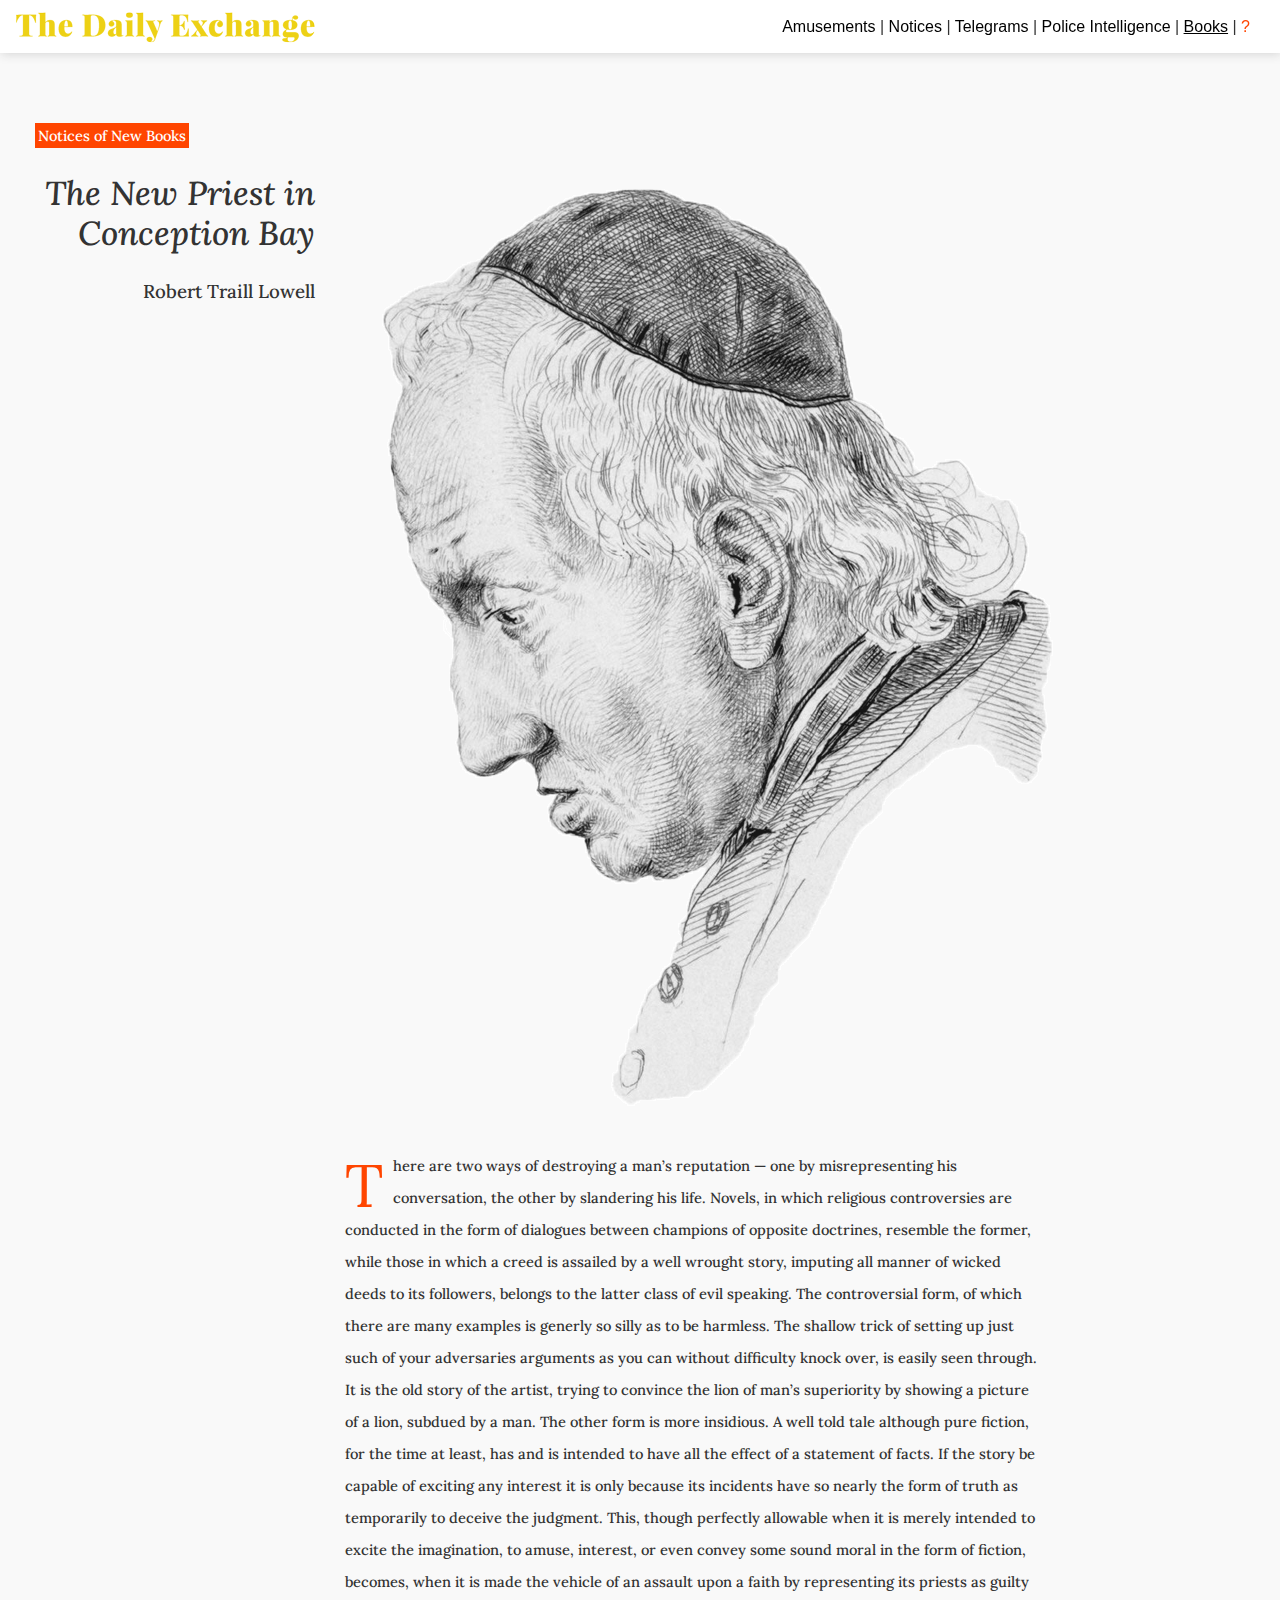
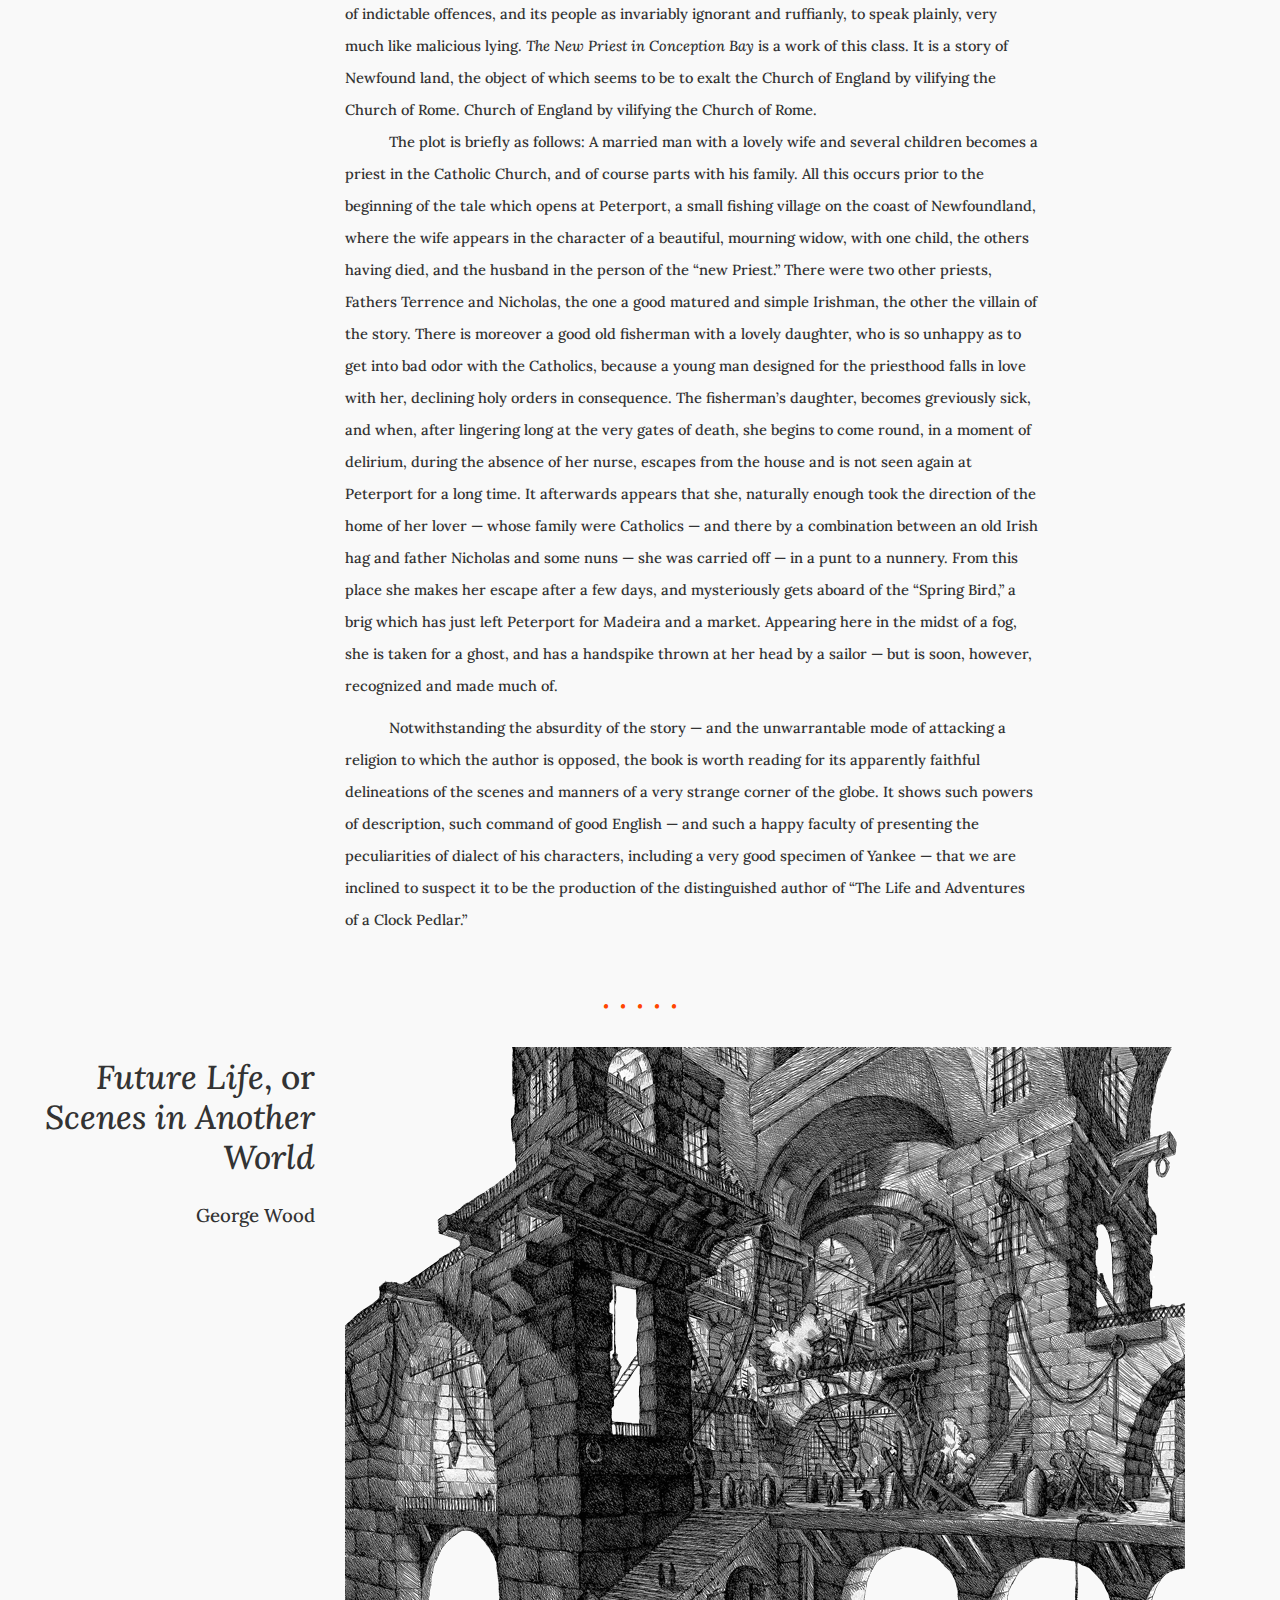
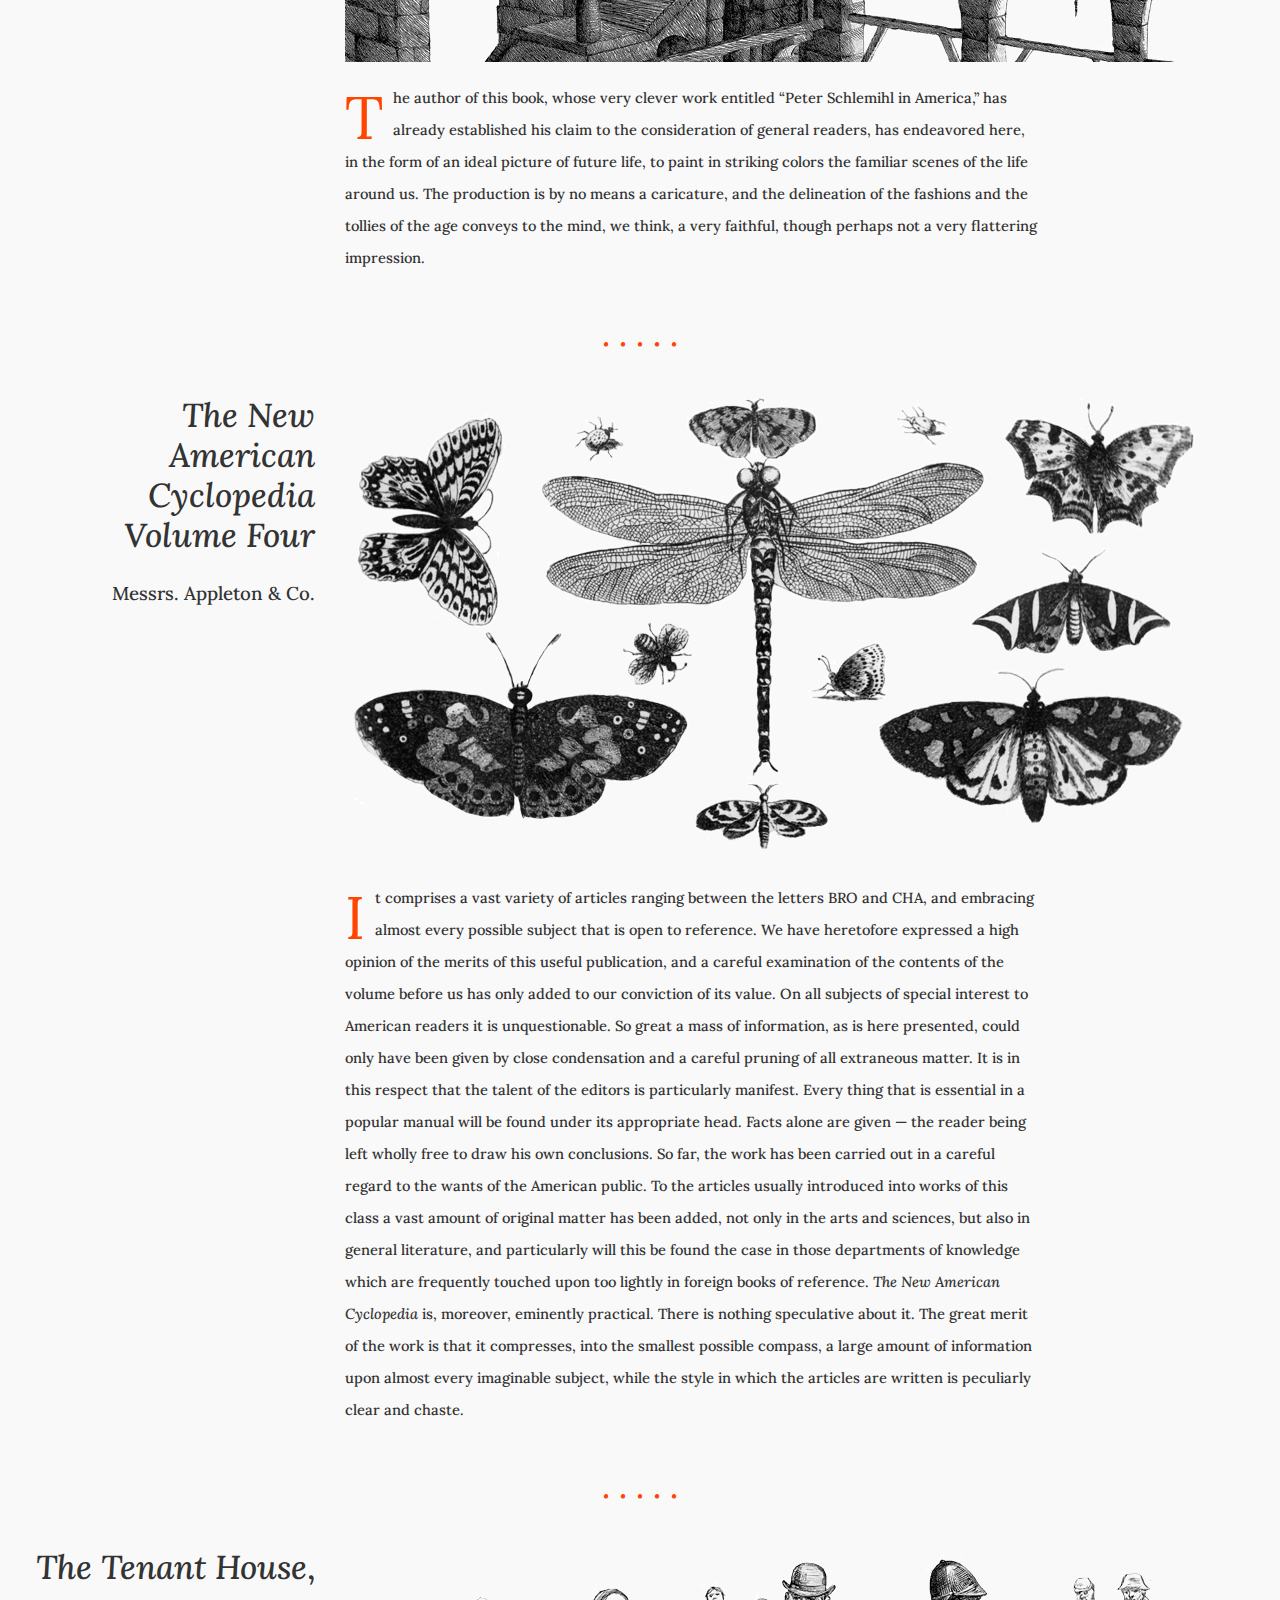
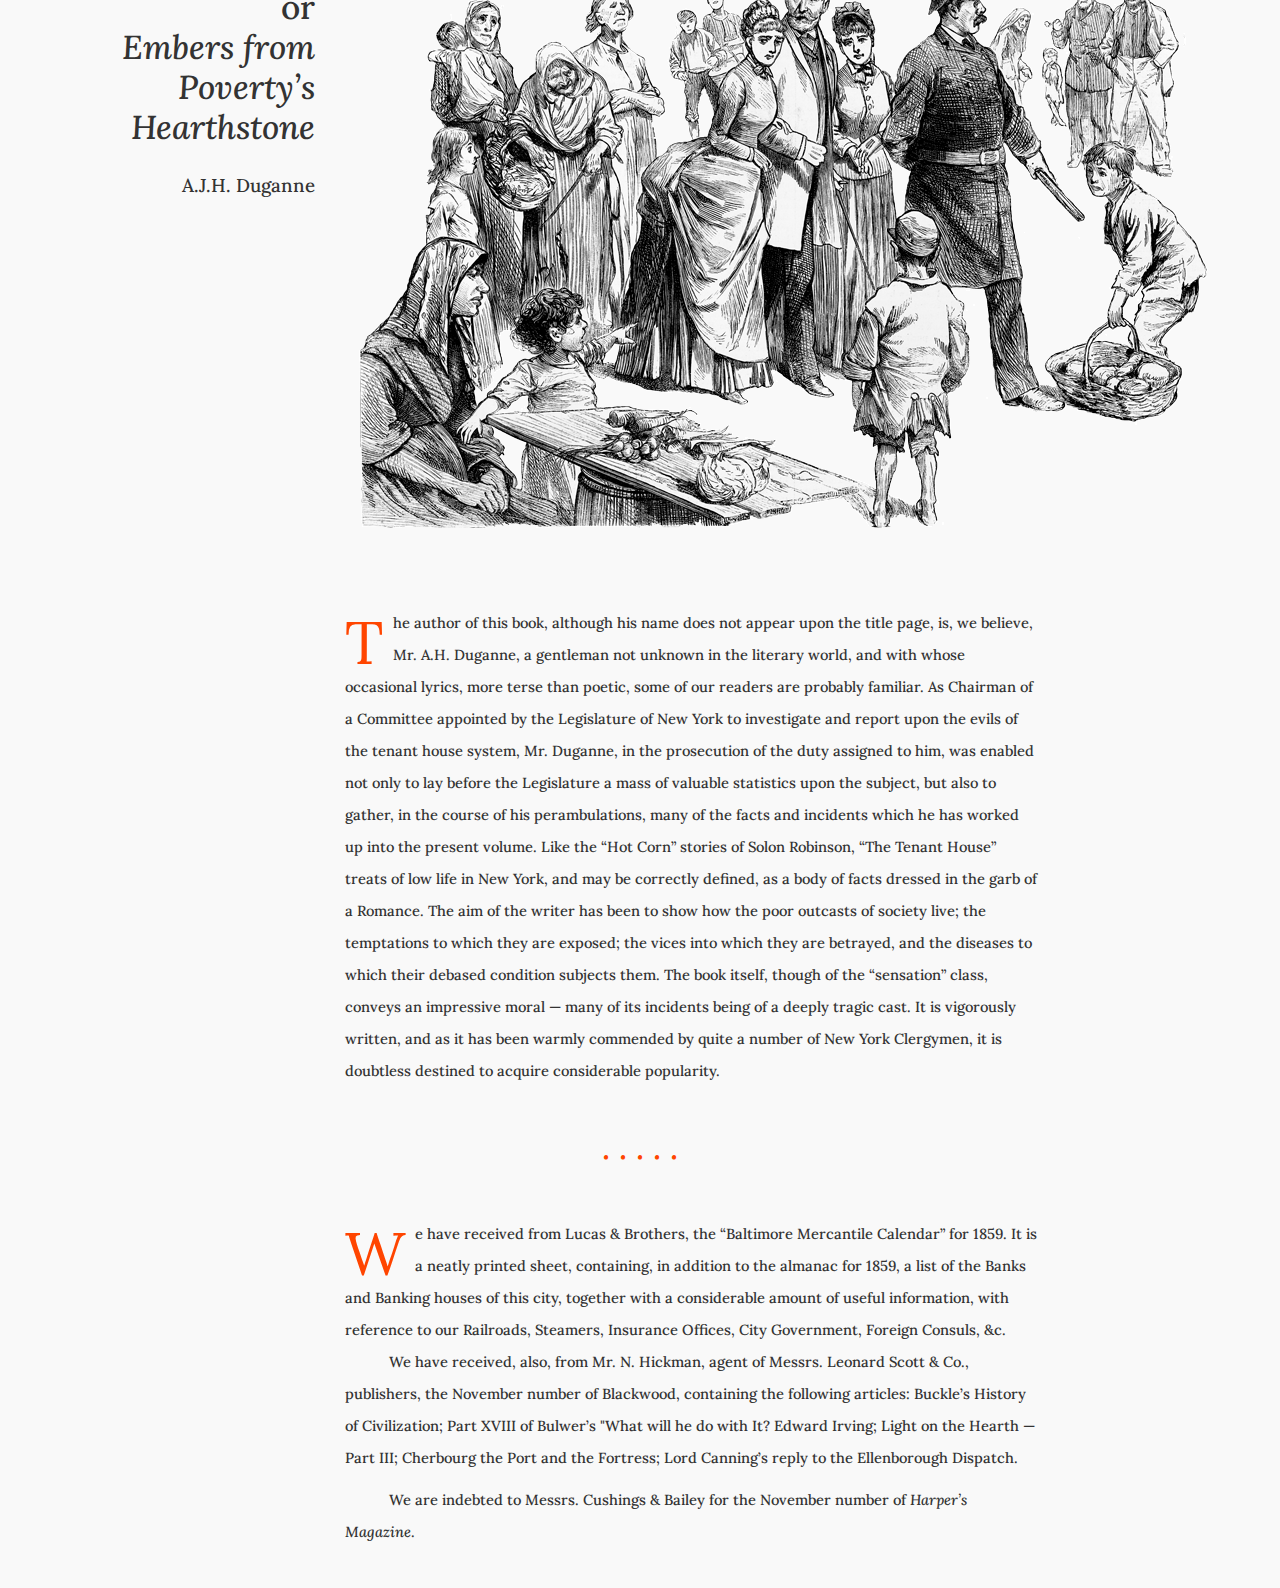
<file: books.html>
<!DOCTYPE html>
<html lang="en">
<head>
	<!--<link rel="stylesheet" href="css/normalize.css">-->
	<link rel="stylesheet" href="css/bootstrap.min.css">
	<link href='https://fonts.googleapis.com/css?family=Lora:400,400italic,700,700italic' rel='stylesheet' type='text/css'>
	<link rel="stylesheet" href="css/books.css">

	<script src="js/jquery-1.12.0.min.js"></script>
	<script src="js/bootstrap.js"></script>
	<script src="js/bootstrap.min.js"></script>
  <script type="text/javascript" src="http://leafo.net/sticky-kit/src/sticky-kit.js"></script>
</head>

<title>The Daily Exchange</title>

<body>	
	<div id="header">
		<div id="title" class="col-md-7">
			<a href="index.html"><img src="TheDailyExchange_logo.png"></a>
		</div>

		<div id="menu">
			<ul class="list-unstyled"><li><h1>
				<a href="amusements.html" target="_self">Amusements</a> |
				<a href="notices.html" target="_self">Notices</a> |
				<a href="telegrams.html" target="_self">Telegrams</a> |
				<a href="police-intelligence.html" target="_self">Police Intelligence</a> |
				<a href="books.html" class="current" target="_self">Books</a> |
			    <a class="button" href="#pop-up" style="color:OrangeRed;">?</a>
  		</h1></li></ul>
  	</div>

    <div id="pop-up" class="overlay">
      <div class="answer">
        <div class="content"><h2>Printed newspapers are becoming an anachronism in the age of digital newsfeed, and most newspapers have shifted their focus on to the web. My degree project, The Daily Exchange, is the namesake of an 1800s Baltimore newspaper, and a semester-long process of mimicking that shift. </br></br>The Daily Exchange was chosen as the source of content due to its relatively impartial reporting and thus reflection of life in Baltimore during the mid-1800s. It ran from 1858 to 1861, and it began as a publication that was highly critical of The Know-Nothing Party who strongly opposed the presence of immigrants, particularly in political offices and competition for jobs.</h2>
         <h3>Site set in <a href="https://www.google.com/fonts/specimen/Lora" target="_blank">Lora</a>. Built with <a href="http://okfoc.us/okzoom/" target="_blank">OKZoom</a>, <a href="http://getbootstrap.com/" target="_blank">Bootstrap</a>, <a href="http://www.chartjs.org/" target="_blank">Chart.js</a>, and <a href="https://www.mapbox.com/" target="_blank">Mapbox</a>.
         </br>Site designed by <a href="http://jennifer-juang.com" target="_blank">Jennifer Juang</a>. You can e-mail her at jjuang@mica.edu.</h3></h3>
          <a class="close" href="#">&times;</a>
        </div>
      </div>
    </div>
  </div id="header">

  <div id="books-title" class="col-md-12">
  	<h3><mark>Notices of New Books</mark></h3>
  </div>

<!--FIRST BOOK-->  
	<div id="blank" class="col-md-3">
		</div>

<div class="book1">
  	<div id="books1-info" class="col-md-3">
  		<h4><i>The New Priest in Conception Bay</i></h4>
  		<h2>Robert Traill Lowell</h2>
  	</div>

  	<div id="books1-detail" class="col-md-7">
      <img src="img/priest.png"></br>
  		<span style="float:left;color:#FF4500;font-size:60px;line-height:30px;padding-top:40px; padding-right:10px;font-family: 'Lora', serif; z-index: 90;">T</span><h3>here are two ways of destroying a man&#8217;s reputation &mdash; one by misrepresenting his conversation, the other by slandering his life. Novels, in which religious controversies are conducted in the form of dialogues between champions of opposite doctrines, resemble 		the former, while those in which a creed is assailed by a well wrought story, imputing all manner of wicked deeds to its followers, belongs to the latter class of evil speaking. The controversial form, of which there are many examples is generly so silly as to be harmless. The shallow trick of setting up just such of your adversaries arguments as you can without difficulty knock over, is easily seen through. It is the old story of the artist, trying to convince the lion of man&#8217;s superiority by showing a picture of a lion, subdued by 	a man. The other form is more insidious. A well told tale although pure fiction, for the time at least, has and is intended to have all the effect of a statement of facts. If the story be capable of exciting any interest it is only because its incidents have so nearly the form of truth as temporarily to deceive the judgment. This, though perfectly allowable	when it is merely intended to excite the imagination, to amuse, interest, or even convey some sound moral in the form of fiction, becomes, when it is made the vehicle of an 		assault upon a faith by representing its priests as guilty of indictable offences, and its 	people as invariably ignorant and ruffianly, to speak plainly, very much like malicious lying. <i>The New Priest in Conception Bay</i> is a work of this class. It is a story of Newfound		land, the object of which seems to be to exalt the Church of England by vilifying the Church of Rome. Church of England by vilifying the Church of Rome. 
  		<p>The plot is briefly as follows: A married man with a lovely wife and several children becomes a priest in the Catholic Church, and of course parts with his family. All this occurs prior to the beginning of the tale which opens at Peterport, a small fishing village on the coast of Newfoundland, where the wife appears in the character of a beautiful, mourning widow, with one child, the others having died, and the husband in the person of the &#8220;new Priest.&#8221; There were two other priests, Fathers Terrence and Nicholas, the one a good matured and simple Irishman, the other the villain of the story. There is moreover a good old fisherman with a lovely daughter, who is so unhappy as to get into bad odor with the Catholics, because a young man designed for the priesthood falls in love with her, declining holy orders in consequence. The fisherman&#8217;s daughter, becomes greviously sick, and when, after lingering long at the very gates of death, she begins to come round, in a moment of delirium, during the absence of her nurse, escapes from the house and is not seen again at Peterport for a long time. It afterwards appears that she, naturally enough took the direction of the home of her lover &mdash; whose family were Catholics &mdash; and there by a combination between an old Irish hag and father Nicholas and some nuns &mdash; she was carried off &mdash; in a punt to a nunnery. From this place she makes her 	escape after a few days, and mysteriously gets aboard of the &#8220;Spring Bird,&#8221; a brig which has just left Peterport for Madeira and a market. Appearing here in the midst of a fog, she is taken for a ghost, and has a handspike thrown at her head by a sailor &mdash; but is
		soon, however, recognized and made much of.
		<p>Notwithstanding the absurdity of the story &mdash; and the unwarrantable mode of attacking a religion to which the author is opposed, the book is worth reading for its 	apparently faithful delineations of the scenes and manners of a very strange corner of the globe. It shows such powers of description, such command of good English &mdash; and such a happy faculty of presenting the peculiarities of dialect of his characters, including a very good specimen of Yankee &mdash; that we are inclined to suspect it to be the production of the distinguished author of &#8220;The Life and Adventures of a Clock Pedlar.&#8221;
		</h3>
  	</div>
</div>

  <div id="divider" class="col-md-12">
    <center><h4 style="color: #ff4500;">. . . . .</h4></center>
  </div>

<!--SECOND BOOK--> 
	<div id="blank" class="col-md-3">
		</div> 

  	<div id="books2-info" class="col-md-3">
  		<h4><i>Future Life</i>, or</br><i>Scenes in Another World</i></h4>
  		<h2>George Wood</h2>
  	</div>

  	<div id="books2-detail" class="col-md-7">
      <img src="img/future.png">
    </br>
  		<span style="float:left;color:#FF4500;font-size:60px;line-height:30px;padding-top:40px; padding-right:10px;font-family: 'Lora', serif; z-index: 90;">T</span><h3>he author of this book, whose very clever work entitled &#8220;Peter Schlemihl in America,&#8221; has already established his claim to the consideration of general readers, has endeavored here, in the form of an ideal picture of future life, to paint in striking colors 		the familiar scenes of the life around us. The production is by no means a caricature, and the delineation of the fashions and the tollies of the age conveys to the mind, we think, a very faithful, though perhaps not a very flattering impression.</h3>
  	</div>  

  <div id="divider" class="col-md-12">
    <center><h4 style="color: #ff4500;">. . . . .</h4></center>
  </div>

<!--THIRD BOOK-->  
	<div id="blank" class="col-md-3">
		</div>

  	<div id="books3-info" class="col-md-3">
  		<h4><i>The New American Cyclopedia Volume Four</i></h4>
  		<h2>Messrs. Appleton & Co.</h2>
  	</div>

  	<div id="books3-detail" class="col-md-7">
      <img src="img/cyclopedia.png">
    </br>
  		<span style="float:left;color:#FF4500;font-size:60px;line-height:30px;padding-top:40px; padding-right:10px;font-family: 'Lora', serif; z-index: 90;">I</span><h3>t comprises a vast variety of articles ranging between the letters BRO and CHA, and embracing almost every possible subject that is open to reference. We have heretofore expressed a high opinion of the merits of this useful publication, and a careful examination of the contents of the volume before us has only added to our conviction of its value. On all subjects of special interest to American readers it is unquestionable. So great a mass of information, as is here presented, could only have been given by close condensation and a careful pruning of all extraneous matter. It is in this respect that the talent of the editors is particularly manifest. Every thing that is essential in a popular manual will be found under its appropriate head. Facts alone are given &mdash; the reader being left wholly free to draw his own conclusions. So far, the work has been carried out in a careful regard to the wants of the American public. To the articles usually introduced into works of this class a vast amount of original matter has been added, not only in the arts and sciences, but also in general literature, and particularly will this be found the case in those departments of knowledge which are frequently touched upon too lightly	in foreign books of reference. <i>The New American Cyclopedia</i> is, moreover, eminently practical. There is nothing speculative about it. The great merit of the work is that it compresses, into the smallest possible compass, a large amount of information upon almost every imaginable subject, while the style in which the articles are written is peculiarly clear and chaste.
		</h3>
  	</div>  

  <div id="divider" class="col-md-12">
    <center><h4 style="color: #ff4500;">. . . . .</h4></center>
  </div>

<!--FOURTH BOOK-->  
	<div id="blank" class="col-md-3">
		</div>

  	<div id="books4-info" class="col-md-3">
  		<h4><i>The Tenant House</i>, or</br><i>Embers from Poverty&#8217;s Hearthstone</i></h4>
  		<h2>A.J.H. Duganne</h2>
  	</div>

  	<div id="books4-detail" class="col-md-7">
      <img src="img/tenant.png">
    </br>
  		<span style="float:left;color:#FF4500;font-size:60px;line-height:30px;padding-top:40px; padding-right:10px;font-family: 'Lora', serif; z-index: 90;">T</span><h3>he author of this book, although his name does not appear upon the title page, is, we believe, Mr. A.H. Duganne, a gentleman not unknown in the literary world, and with whose occasional lyrics, more terse than poetic, some of our readers are probably	familiar. As Chairman of a Committee appointed by the Legislature of New York to investigate and report upon the evils of the tenant house system, Mr. Duganne, in the	prosecution of the duty assigned to him, was enabled not only to lay before the Legislature a mass of valuable statistics upon the subject, but also to gather, in the course of his perambulations, many of the facts and incidents which he has worked up into the present volume. Like the &#8220;Hot Corn&#8221; stories of Solon Robinson, &#8220;The Tenant	House&#8221; treats of low life in New York, and may be correctly defined, as a body of facts
		dressed in the garb of a Romance. The aim of the writer has been to show how the poor outcasts of society live; the temptations to which they are exposed; the vices into
		which they are betrayed, and the diseases to which their debased condition subjects them. The book itself, though of the &#8220;sensation&#8221; class, conveys an impressive moral &mdash; 
		many of its incidents being of a deeply tragic cast. It is vigorously written, and as it has been warmly commended by quite a number of New York Clergymen, it is doubtless
		destined to acquire considerable popularity.
		</h3>
  	</div>  

  <div id="divider" class="col-md-12">
    <center><h4 style="color: #ff4500;">. . . . .</h4></center>
  </div>

<!--ALSO--> 
	<div id="blank" class="col-md-3">
		</div> 

  	<div id="books-also" class="col-md-3">
  	</div>

  	<div id="books-also-info" class="col-md-7">
  		<span style="float:left;color:#FF4500;font-size:60px;line-height:30px;padding-top:40px; padding-right:10px;font-family: 'Lora', serif; z-index: 90;">W</span><h3>e have received from Lucas & Brothers, the &#8220;Baltimore Mercantile Calendar&#8221;	for 1859. It is a neatly printed sheet, containing, in addition to the almanac for 1859, a list of the Banks and Banking houses of this city, together with a considerable amount of useful information, with reference to our Railroads, Steamers, Insurance Offices, City	Government, Foreign Consuls, &c.
  		<p>We have received, also, from Mr. N. Hickman, agent of Messrs. Leonard Scott & Co., publishers, the November number of Blackwood, containing the following articles: Buckle&#8217;s History of Civilization; Part XVIII of Bulwer&#8217;s "What will he do with It? Edward Irving; Light on the Hearth &mdash; Part III; Cherbourg the Port and the Fortress; Lord Canning&#8217;s reply to the Ellenborough Dispatch.
		<p>We are indebted to Messrs. Cushings & Bailey for the November number of <i>Harper&#8217;s Magazine</i>.
</h3>
  	</div>  

  <div id="footer" class="col-md-12">
	</div>
</body>
</file>
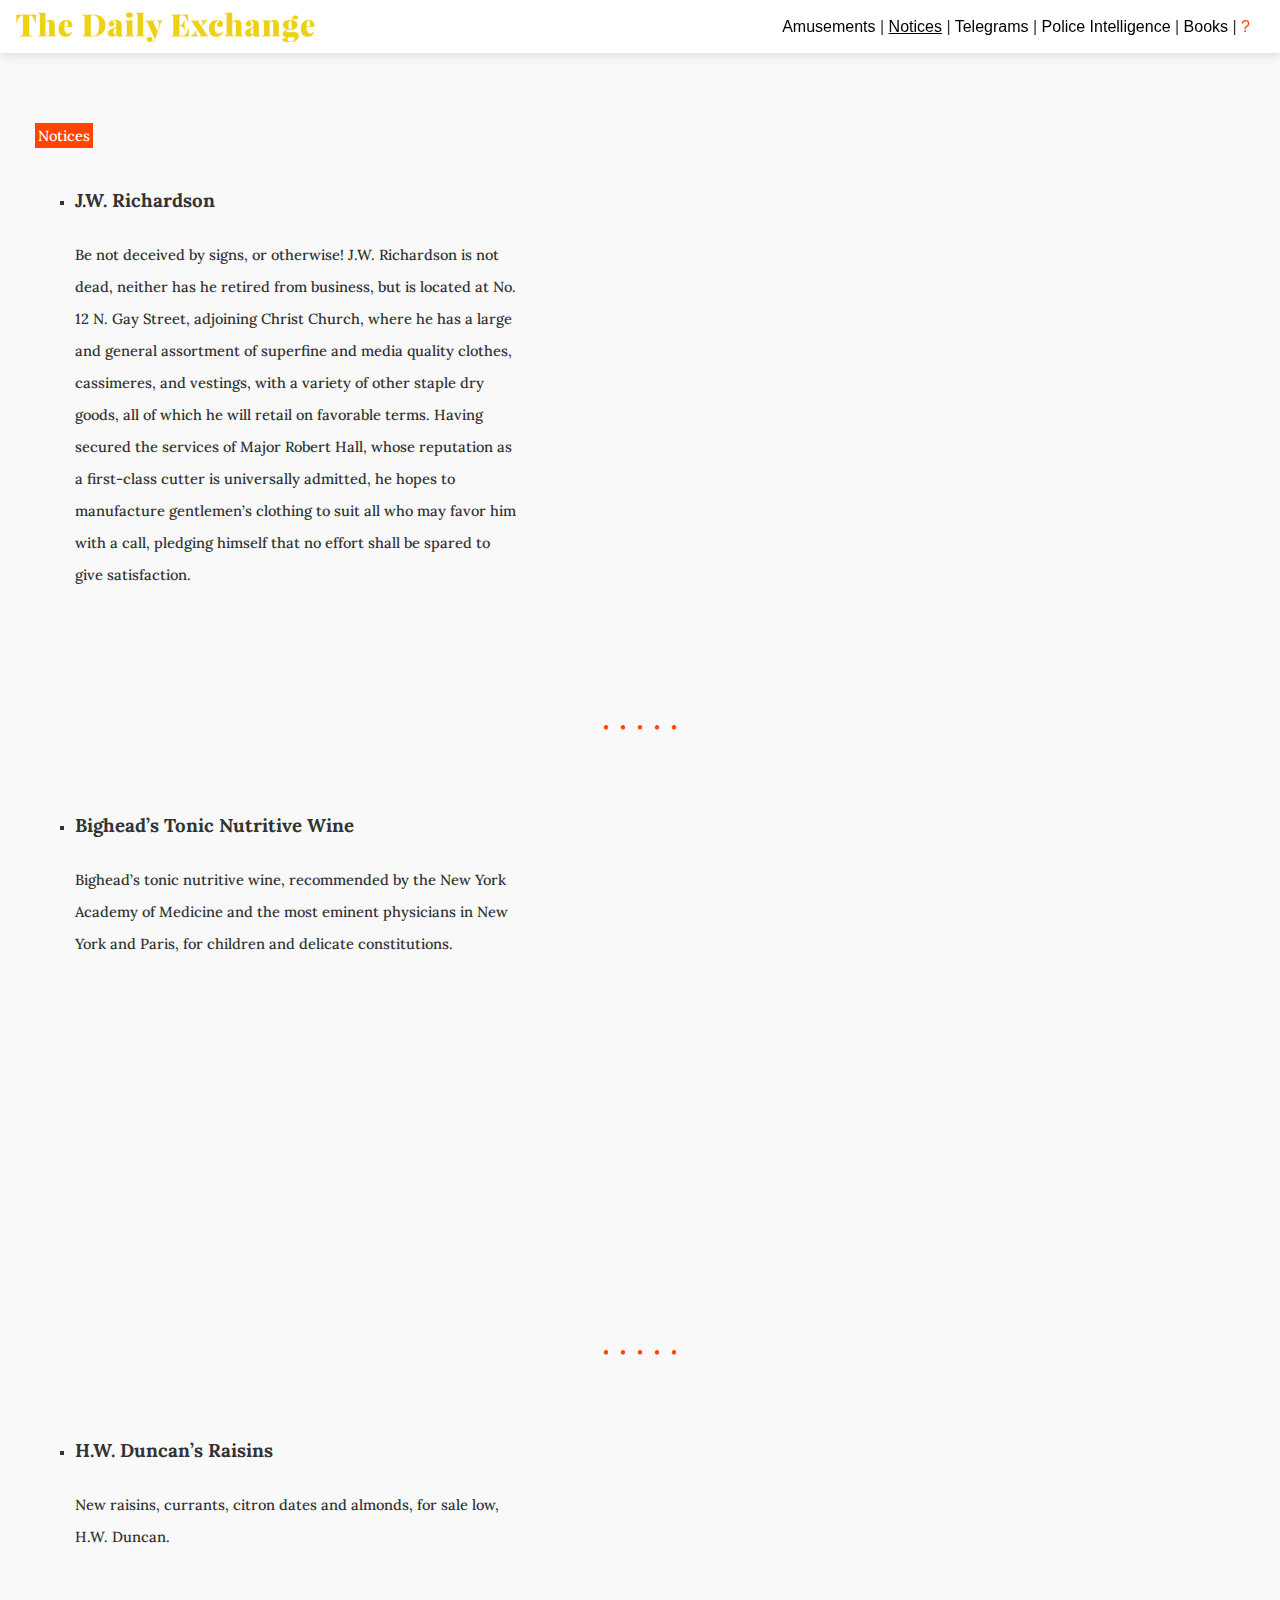
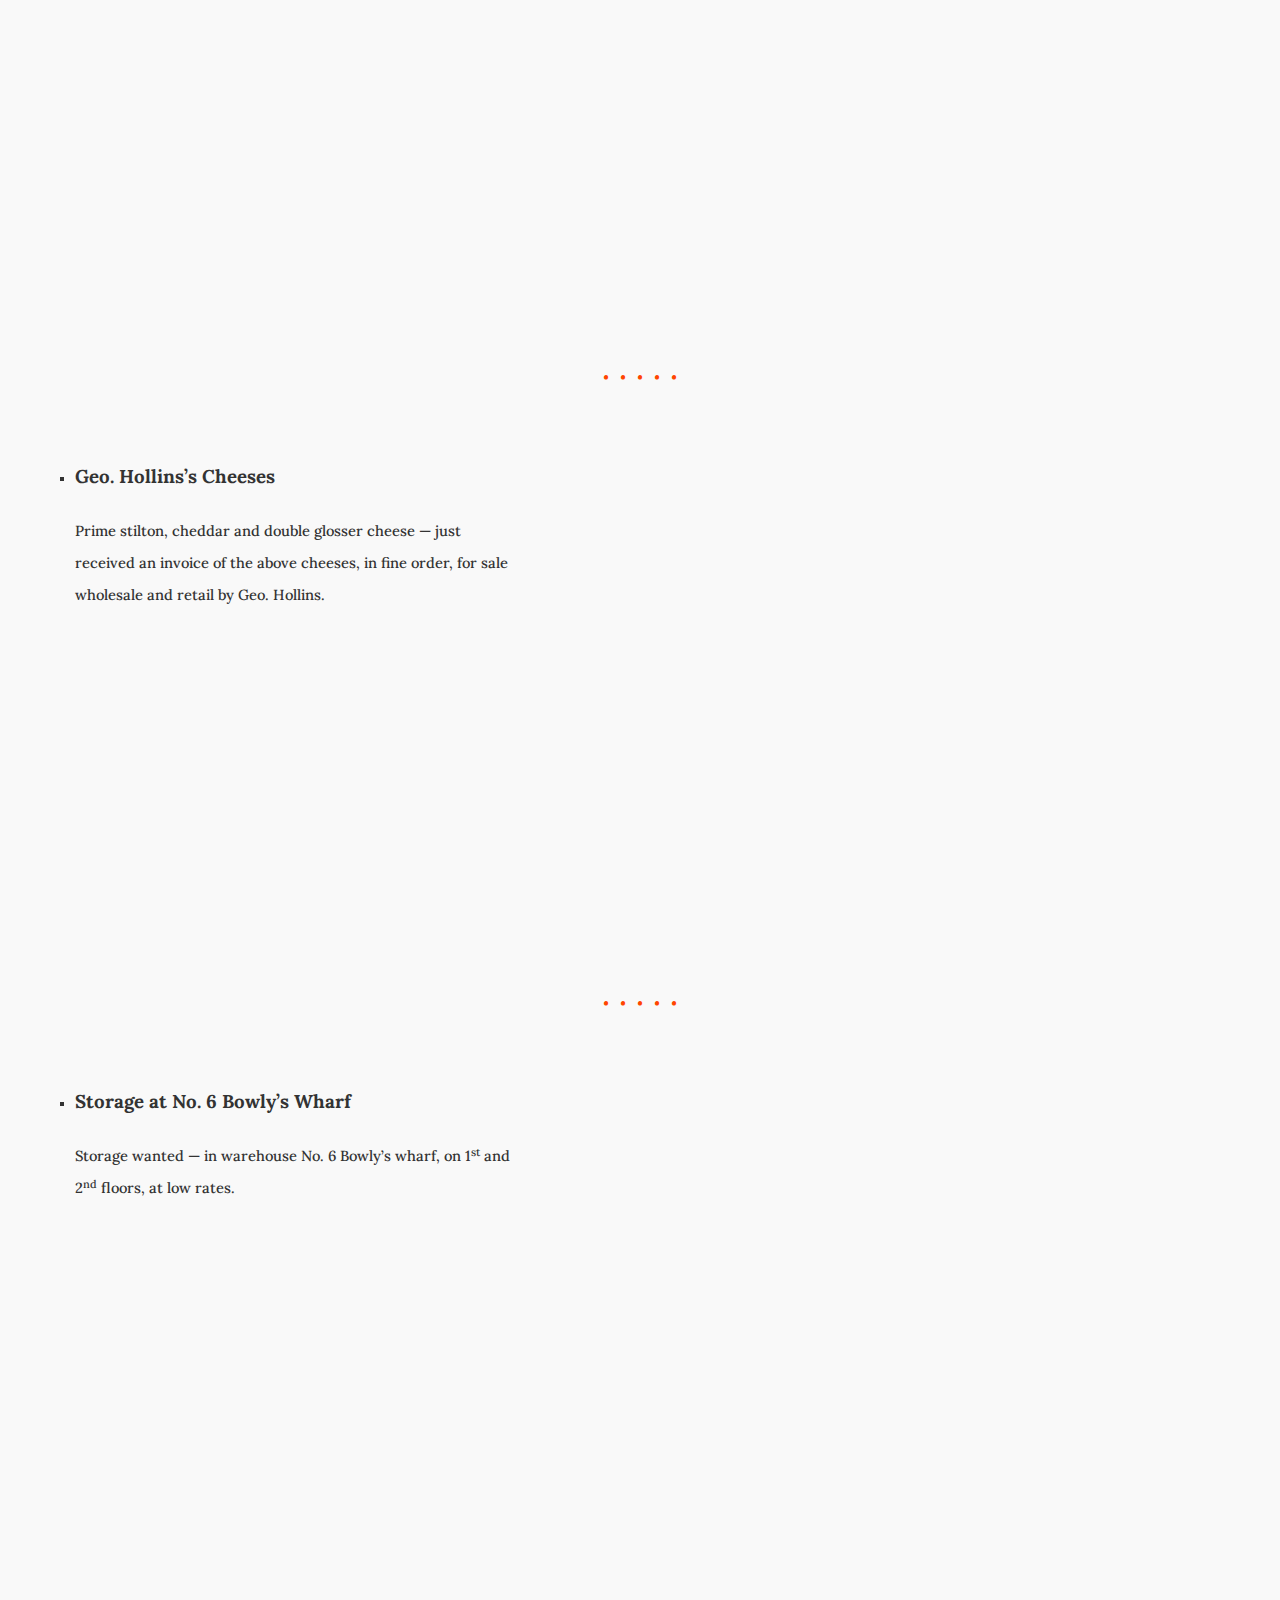
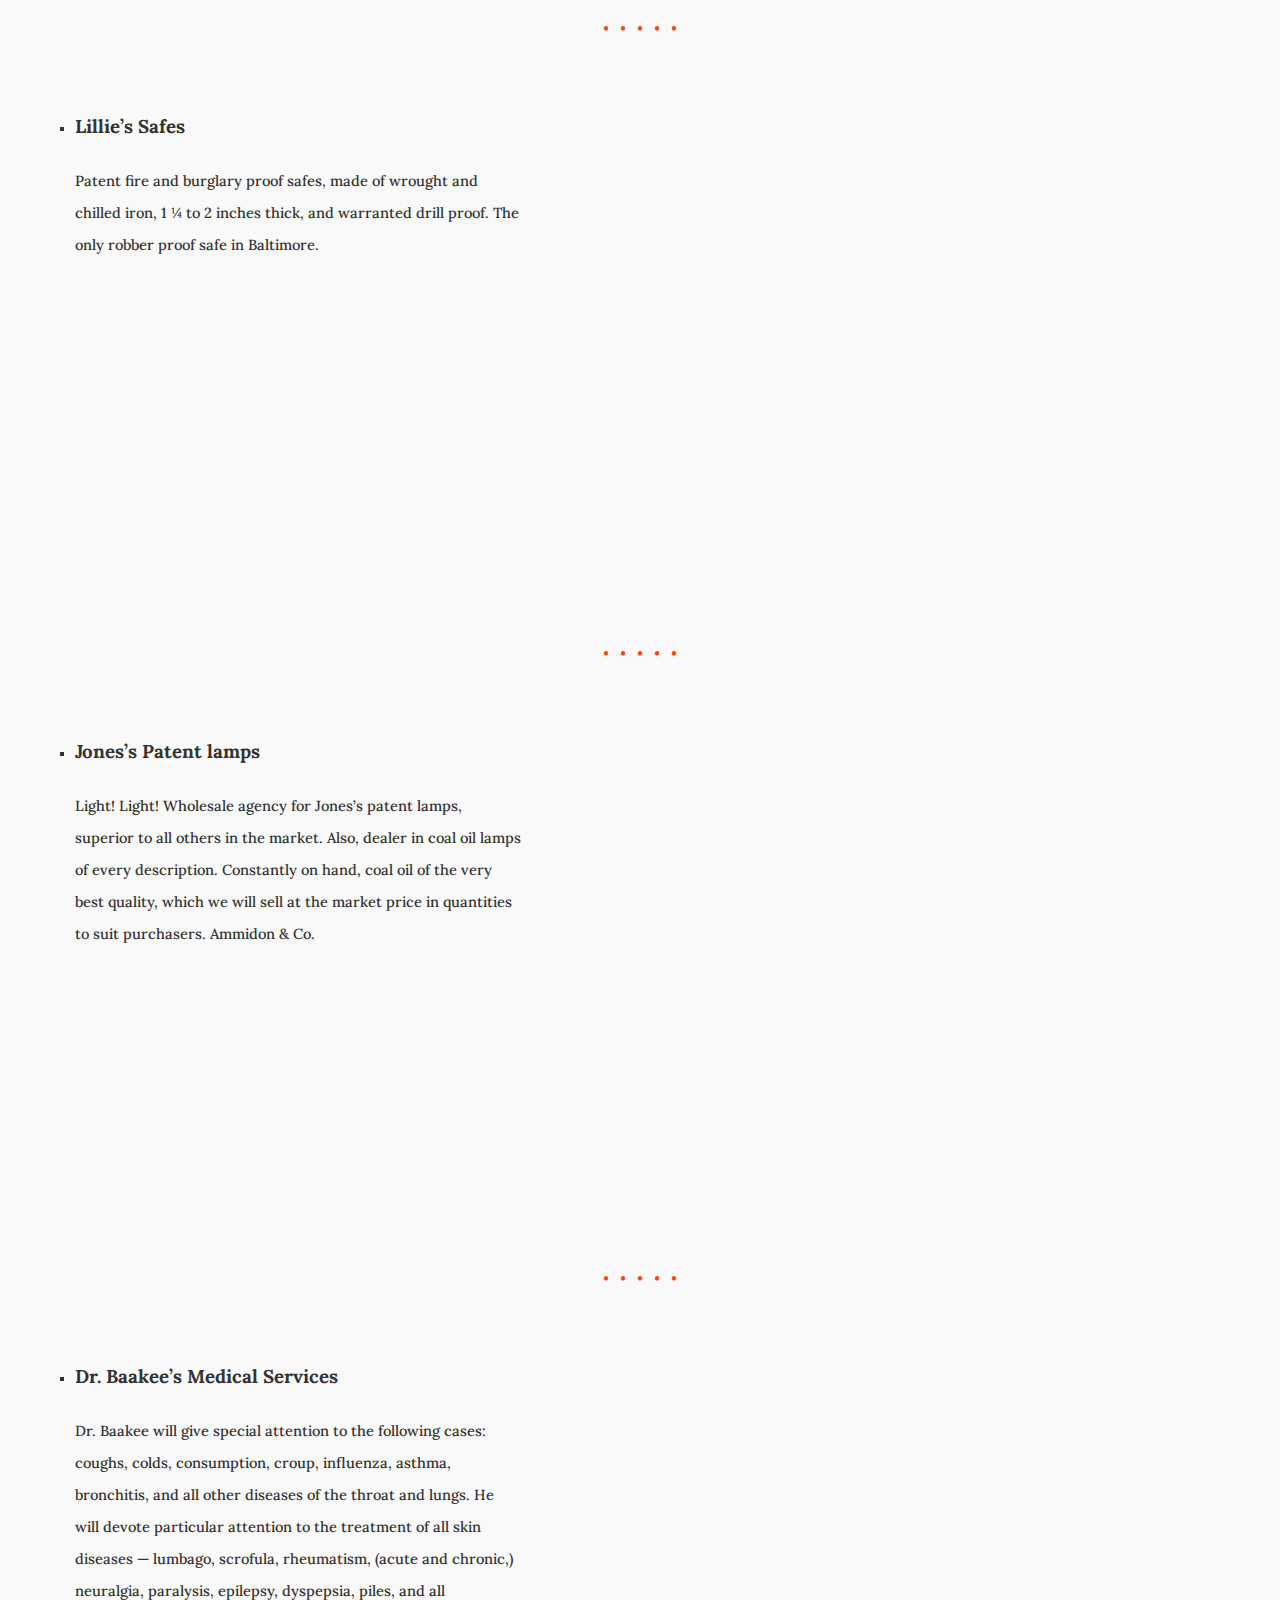
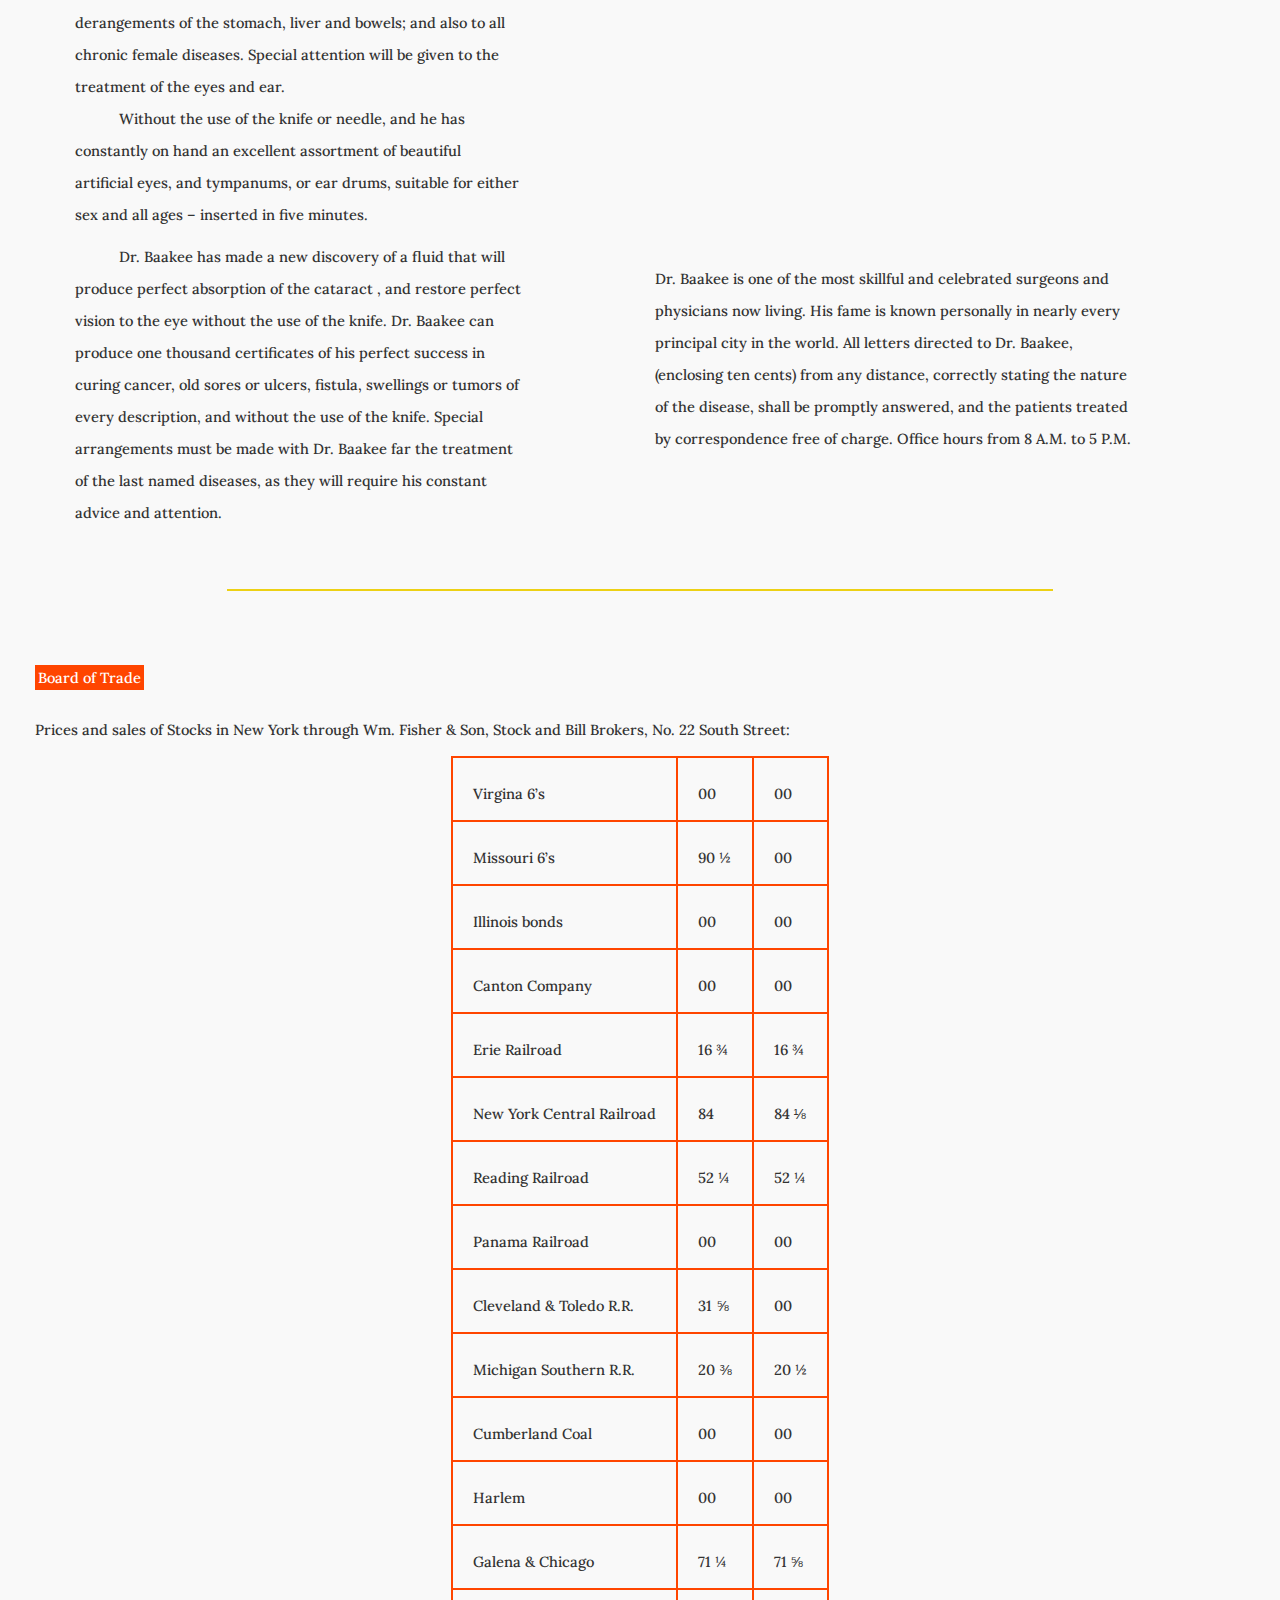
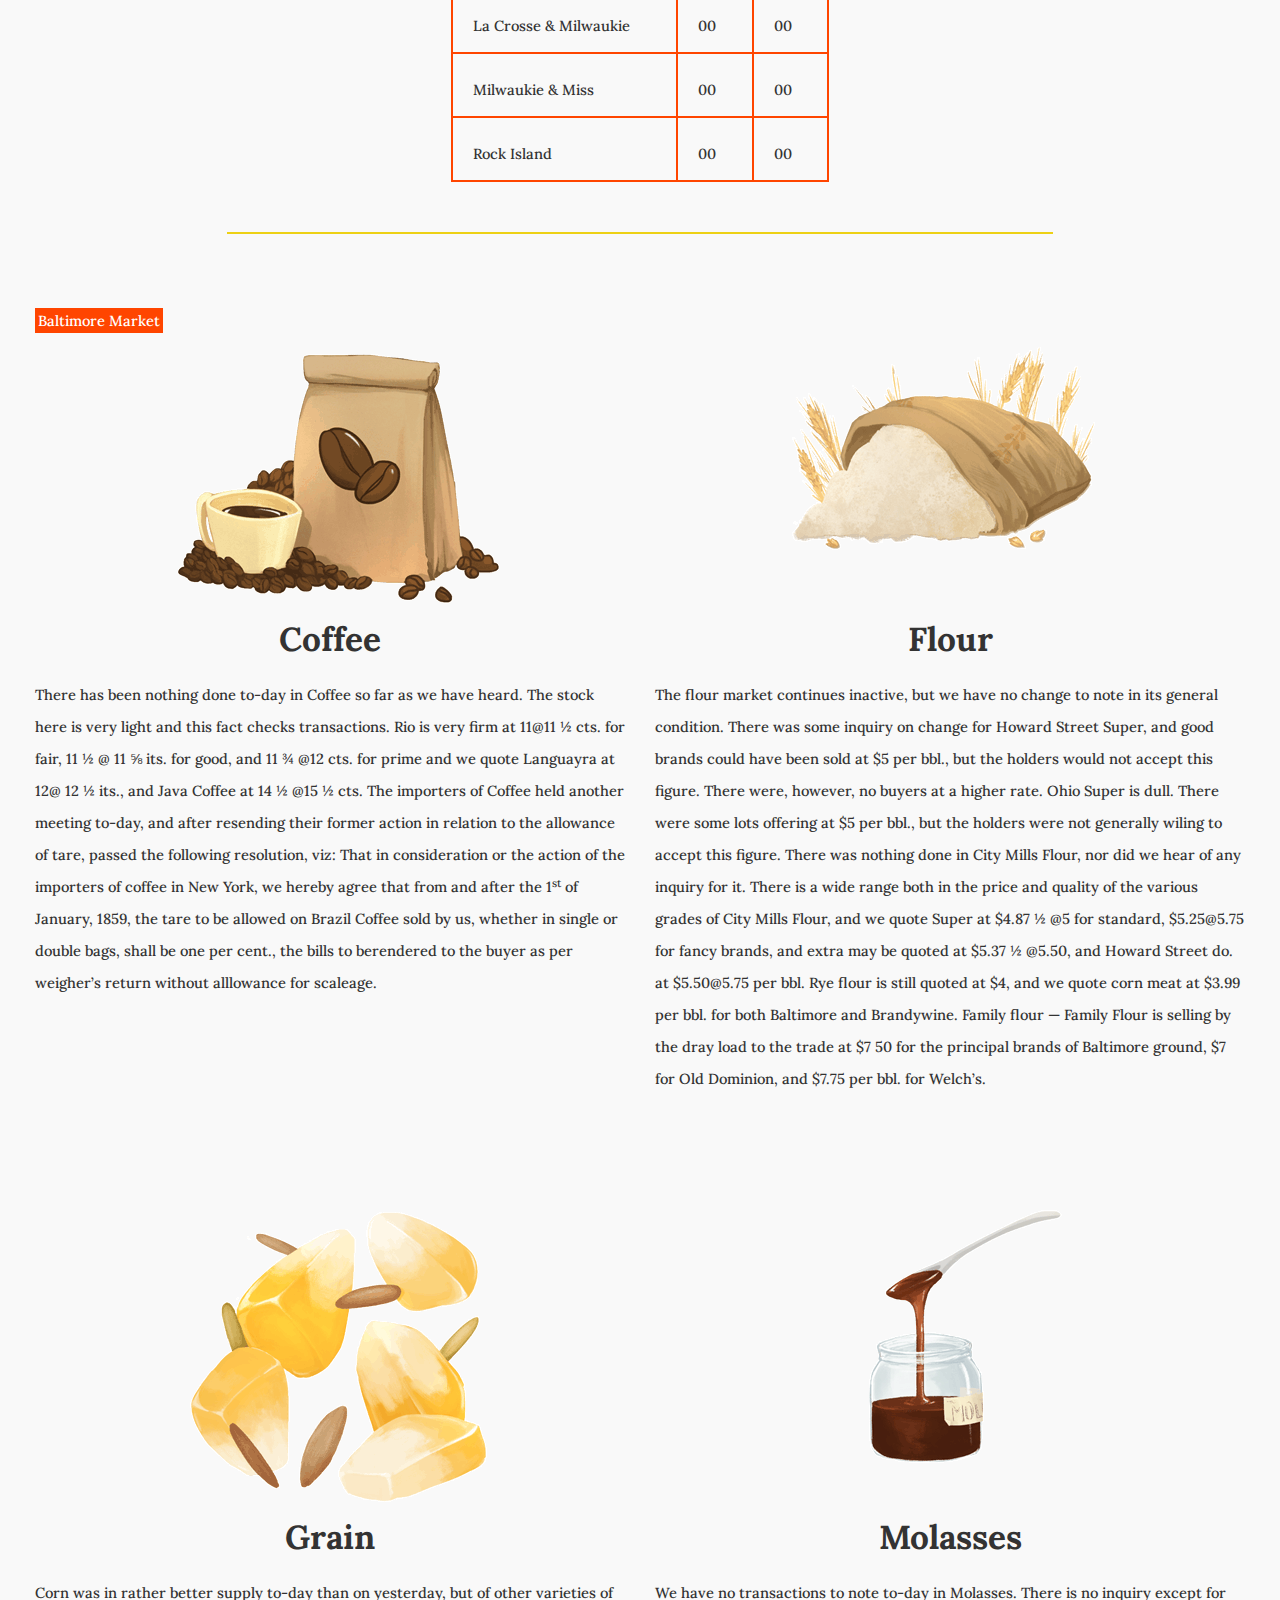
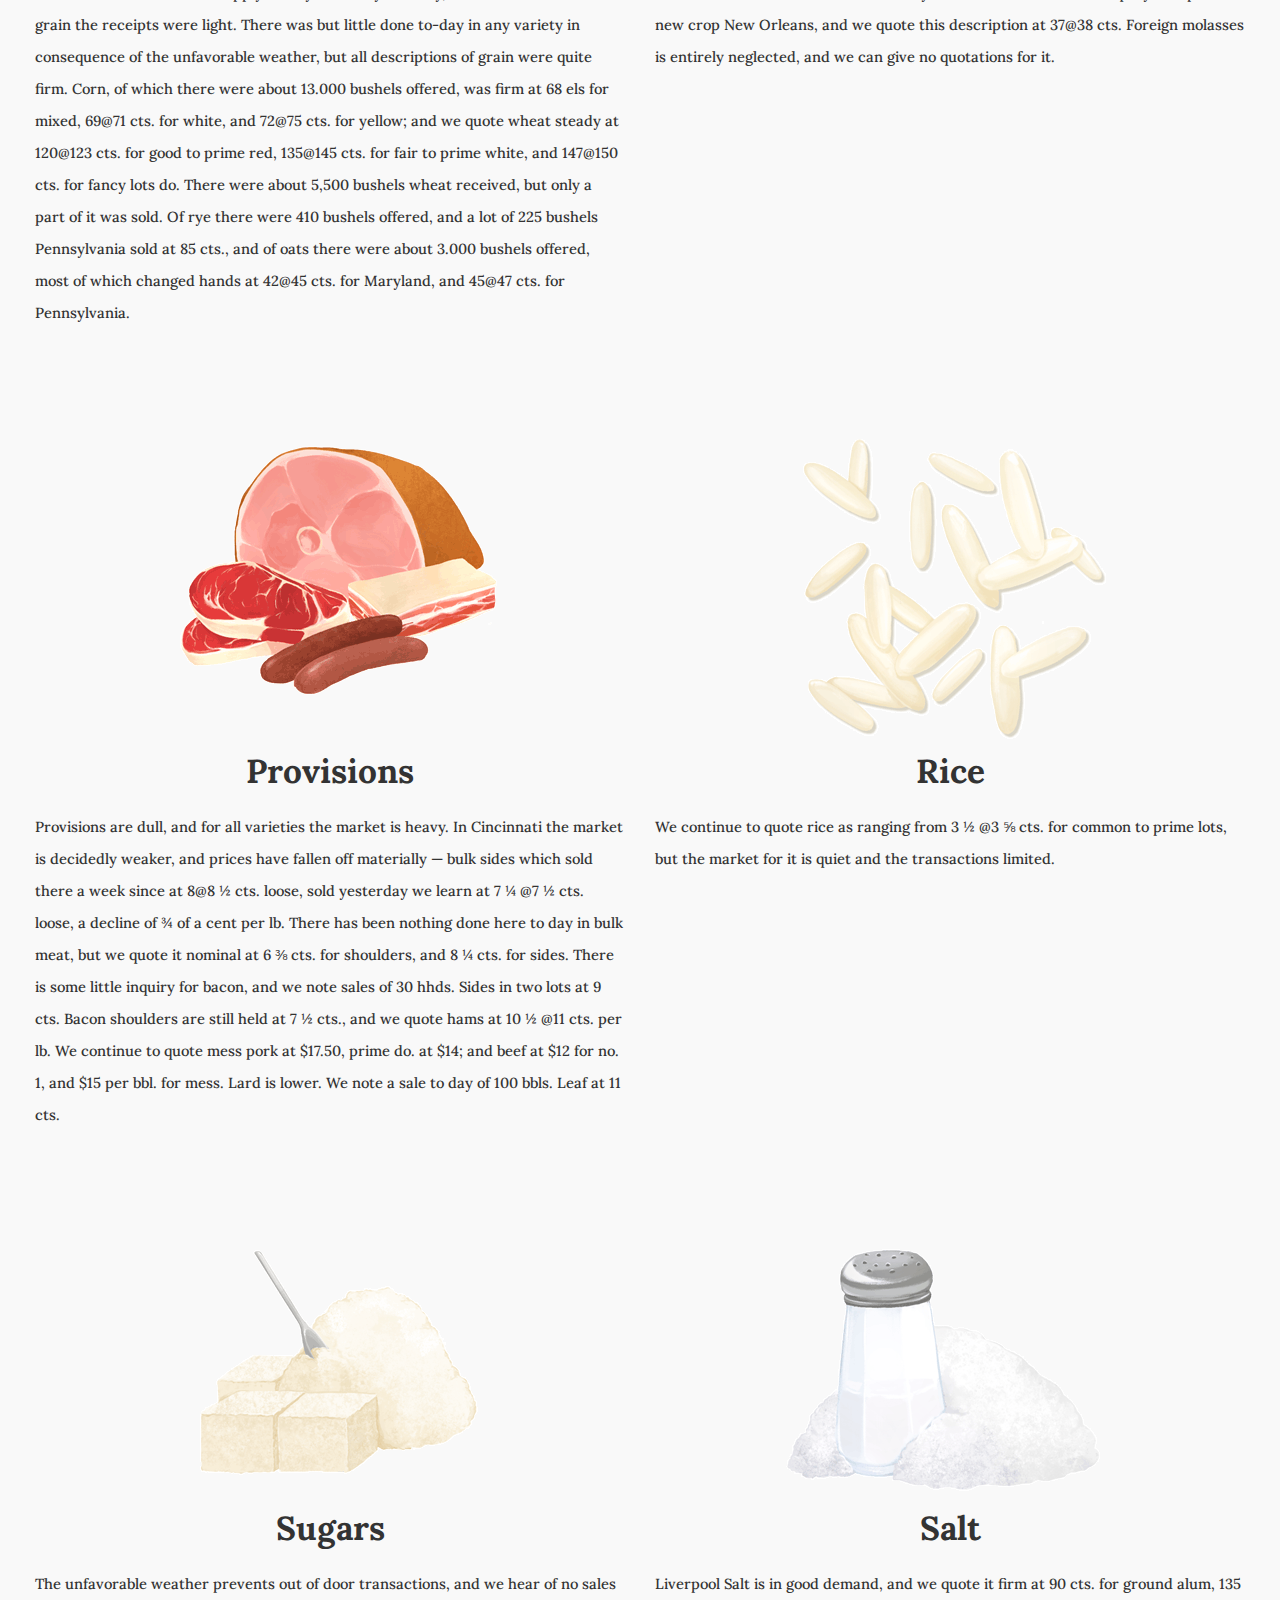
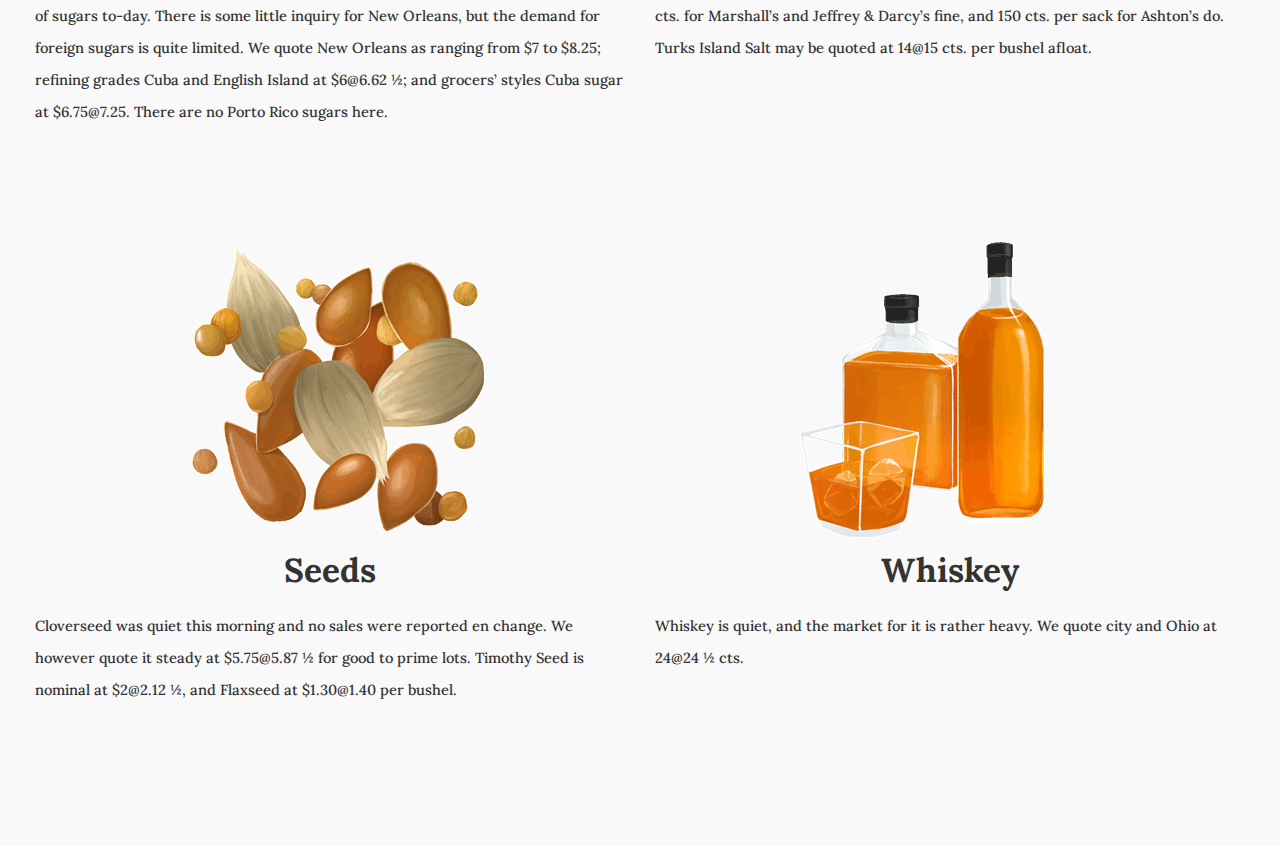
<file: notices.html>
<!DOCTYPE html>
<html lang="en">
<head>
	<!--<link rel="stylesheet" href="css/normalize.css">-->
	<link rel="stylesheet" href="css/bootstrap.min.css">
	<link href='https://fonts.googleapis.com/css?family=Lora:400,400italic,700,700italic' rel='stylesheet' type='text/css'>
	<link rel="stylesheet" href="css/notices.css">

	<script src="js/jquery-1.12.0.min.js"></script>
	<script src="js/bootstrap.js"></script>
	<script src="js/bootstrap.min.js"></script>

</head>

<title>The Daily Exchange</title>

<body>	
	<div id="header">
		<div id="title" class="col-md-7">
			<a href="index.html"><img src="TheDailyExchange_logo.png"></a>
		</div>

		<div id="menu">
			<ul class="list-unstyled"><li><h1>
				<a href="amusements.html" target="_self">Amusements</a> |
				<a href="notices.html" class="current" target="_self">Notices</a> | 
				<a href="telegrams.html" target="_self">Telegrams</a> | 
				<a href="police-intelligence.html" target="_self">Police Intelligence</a> |
				<a href="books.html" target="_self">Books</a> |
			    <a class="button" href="#pop-up" style="color:OrangeRed;">?</a>
  		</h1></li></ul>
  	</div>

    <div id="pop-up" class="overlay">
      <div class="answer">
		<div class="content"><h2>Printed newspapers are becoming an anachronism in the age of digital newsfeed, and most newspapers have shifted their focus on to the web. My degree project, The Daily Exchange, is the namesake of an 1800s Baltimore newspaper, and a semester-long process of mimicking that shift. </br></br>The Daily Exchange was chosen as the source of content due to its relatively impartial reporting and thus reflection of life in Baltimore during the mid-1800s. It ran from 1858 to 1861, and it began as a publication that was highly critical of The Know-Nothing Party who strongly opposed the presence of immigrants, particularly in political offices and competition for jobs.</h2>
         <h3>Site set in <a href="https://www.google.com/fonts/specimen/Lora" target="_blank">Lora</a>. Built with <a href="http://okfoc.us/okzoom/" target="_blank">OKZoom</a>, <a href="http://getbootstrap.com/" target="_blank">Bootstrap</a>, <a href="http://www.chartjs.org/" target="_blank">Chart.js</a>, and <a href="https://www.mapbox.com/" target="_blank">Mapbox</a>.
         </br>Site designed by <a href="http://jennifer-juang.com" target="_blank">Jennifer Juang</a>. You can e-mail her at jjuang@mica.edu.</h3>
          <a class="close" href="#">&times;</a>
        </div>
      </div>
    </div>
  </div id="header">

	<div id="notices-title" class="col-md-12">
		<h3><mark>Notices</h3></mark>
	</div>
	
	<div id="notices">
<!--map1-->
		<div id="notices1" class="col-md-5">
			<ul type="square"><li><h2><b>J.W. Richardson</b></h2><h3>Be not deceived by signs, or otherwise! J.W. Richardson is not dead, neither has he retired from business, but is located at No. 12 N. Gay Street, adjoining Christ Church, where he has a large and general assortment of superfine and media quality clothes, cassimeres, and vestings, with a variety of other staple dry goods, all of which he will retail on favorable terms. Having secured the services of Major Robert Hall, whose reputation as a first-class cutter is universally admitted, he hopes to manufacture gentlemen&#8217;s clothing to suit all who may favor him with a call, pledging himself that no effort shall be spared to give satisfaction.</h3></li></ul>
		</div>

		<div id="blank" class="col-md-1"></div>

		<div id="notices1-map" class="col-md-5">
			<iframe width='100%' height='500px' frameBorder='0' src='https://a.tiles.mapbox.com/v4/jenniferjuang.pkk20lh8/attribution,zoompan,zoomwheel,geocoder,share.html?access_token=pk.eyJ1IjoiamVubmlmZXJqdWFuZyIsImEiOiJjaW1zZGQxY2cwMWpsdmhtNDVydWtjYm4xIn0.vupYEawTO8v-NtiEY7Im7g'></iframe>
		</div>

		<div id="blank" class="col-md-1"></div>

<div id="divider" class="col-md-12">
    <center><h4 style="color: #ff4500;">. . . . .</h4></center></br>
</div>
<!--map2-->
		
		<div id="notices2" class="col-md-5">
			<ul type="square"><li><h2><b>Bighead&#8217;s Tonic Nutritive Wine</b></h2><h3>Bighead&#8217;s tonic nutritive wine, recommended by the New York Academy of Medicine and the most eminent physicians in New York and Paris, for children and delicate constitutions.</h3></li></uk>
		</div>

		<div id="blank" class="col-md-1"></div>

		<div id="notices2-map" class="col-md-5">
			<iframe width='100%' height='500px' frameBorder='0' src='https://a.tiles.mapbox.com/v4/jenniferjuang.pkk18pl8/attribution,zoompan,zoomwheel,geocoder,share.html?access_token=pk.eyJ1IjoiamVubmlmZXJqdWFuZyIsImEiOiJjaW1zZGQxY2cwMWpsdmhtNDVydWtjYm4xIn0.vupYEawTO8v-NtiEY7Im7g'></iframe>
		</div>

		<div id="blank" class="col-md-1"></div>

<div id="divider" class="col-md-12">
    <center><h4 style="color: #ff4500;">. . . . .</h4></center></br>
</div>
<!--map3-->
		<div id="notices3" class="col-md-5">
			<ul type="square"><li><h2><b>H.W. Duncan&#8217;s Raisins</b></h2><h3>New raisins, currants, citron dates and almonds, for sale low, H.W. Duncan.</h3></li></ul>
		</div>

		<div id="blank" class="col-md-1"></div>

		<div id="notices3-map" class="col-md-5">
			<iframe width='100%' height='500px' frameBorder='0' src='https://a.tiles.mapbox.com/v4/jenniferjuang.pkk2cb2l/attribution,zoompan,zoomwheel,geocoder,share.html?access_token=pk.eyJ1IjoiamVubmlmZXJqdWFuZyIsImEiOiJjaW1zZGQxY2cwMWpsdmhtNDVydWtjYm4xIn0.vupYEawTO8v-NtiEY7Im7g'></iframe>
		</div>

<div id="divider" class="col-md-12">
    <center><h4 style="color: #ff4500;">. . . . .</h4></center></br>
</div>
<!--map4-->
		<div id="blank" class="col-md-1"></div>

		<div id="notices4" class="col-md-5">
			<ul type="square"><li><h2><b>Geo. Hollins&#8217;s Cheeses</b></h2><h3>Prime stilton, cheddar and double glosser cheese &mdash; just received an invoice of the above cheeses, in fine order, for sale wholesale and retail by Geo. Hollins.</h3></li></ul>
		</div>

		<div id="blank" class="col-md-1"></div>

		<div id="notices4-map" class="col-md-5">
			<iframe width='100%' height='500px' frameBorder='0' src='https://a.tiles.mapbox.com/v4/jenniferjuang.pkk6bp0l/attribution,zoompan,zoomwheel,geocoder,share.html?access_token=pk.eyJ1IjoiamVubmlmZXJqdWFuZyIsImEiOiJjaW1zZGQxY2cwMWpsdmhtNDVydWtjYm4xIn0.vupYEawTO8v-NtiEY7Im7g'></iframe>
		</div>

		<div id="blank" class="col-md-1"></div>

<div id="divider" class="col-md-12">
    <center><h4 style="color: #ff4500;">. . . . .</h4></center></br>
</div>
<!--map5-->

		<div id="notices5" class="col-md-5">
			<ul type="square"><li><h2><b>Storage at No. 6 Bowly&#8217;s Wharf</b></h2><h3>Storage wanted &mdash; in warehouse No. 6 Bowly&#8217;s wharf, on 1<sup>st</sup> and 2<sup>nd</sup> floors, at low rates.</h3></li></ul>
		</div>

		<div id="blank" class="col-md-1"></div>

		<div id="notices5-map" class="col-md-5">
			<iframe width='100%' height='500px' frameBorder='0' src='https://a.tiles.mapbox.com/v4/jenniferjuang.pkk440o1/attribution,zoompan,zoomwheel,geocoder,share.html?access_token=pk.eyJ1IjoiamVubmlmZXJqdWFuZyIsImEiOiJjaW1zZGQxY2cwMWpsdmhtNDVydWtjYm4xIn0.vupYEawTO8v-NtiEY7Im7g'></iframe>
		</div>

		<div id="blank" class="col-md-1"></div>

<div id="divider" class="col-md-12">
    <center><h4 style="color: #ff4500;">. . . . .</h4></center></br>
</div>
<!--map6-->

		<div id="notices6" class="col-md-5">
			<ul type="square"><li><h2><b>Lillie&#8217;s Safes</b></h2> <h3>Patent fire and burglary proof safes, made of wrought and chilled iron, 1 &frac14; to 2 inches thick, and warranted drill proof. The only robber proof safe in Baltimore.</h3></li></ul>
		</div>

		<div id="blank" class="col-md-1"></div>

		<div id="notices6-map" class="col-md-5">
			<iframe width='100%' height='500px' frameBorder='0' src='https://a.tiles.mapbox.com/v4/jenniferjuang.pkk440o1/attribution,zoompan,zoomwheel,geocoder,share.html?access_token=pk.eyJ1IjoiamVubmlmZXJqdWFuZyIsImEiOiJjaW1zZGQxY2cwMWpsdmhtNDVydWtjYm4xIn0.vupYEawTO8v-NtiEY7Im7g'></iframe>
		</div>

		<div id="blank" class="col-md-1"></div>

<div id="divider" class="col-md-12">
    <center><h4 style="color: #ff4500;">. . . . .</h4></center></br>
</div>
<!--map7-->

		<div id="notices7" class="col-md-5">
			<ul type="square"><li><h2><b>Jones&#8217;s Patent lamps</h2></b><h3>Light! Light! Wholesale agency for Jones&#8217;s patent lamps, superior to all others in the market. Also, dealer in coal oil lamps of every description. Constantly on hand, coal oil of the very best quality, which we will sell at the market price in quantities to suit purchasers. Ammidon & Co.</h3></li></ul>
		</div>

		<div id="blank" class="col-md-1"></div>

		<div id="notices7-map" class="col-md-5">
			<iframe width='100%' height='500px' frameBorder='0' src='https://a.tiles.mapbox.com/v4/jenniferjuang.pkk6n9mh/attribution,zoompan,zoomwheel,geocoder,share.html?access_token=pk.eyJ1IjoiamVubmlmZXJqdWFuZyIsImEiOiJjaW1zZGQxY2cwMWpsdmhtNDVydWtjYm4xIn0.vupYEawTO8v-NtiEY7Im7g'></iframe>
		</div>

		<div id="blank" class="col-md-1"></div>

<div id="divider" class="col-md-12">
    <center><h4 style="color: #ff4500;">. . . . .</h4></center></br>
</div>
<!--map8-->

		<div id="notices8" class="col-md-5">
			<ul type="square"><li><h2><b>Dr. Baakee&#8217;s Medical Services</b></h2> <h3>Dr. Baakee will give special attention to the following cases: coughs, colds, consumption, croup, influenza, asthma, bronchitis, and all other diseases of the throat and lungs. He will devote particular attention to the treatment of all skin diseases &mdash; lumbago, scrofula, rheumatism, (acute and chronic,) neuralgia, paralysis, epilepsy, dyspepsia, piles, and all derangements of the stomach, liver and bowels; and also to all chronic female diseases. Special attention will be given to the treatment of the eyes and ear.
			<p>Without the use of the knife or needle, and he has constantly on hand an excellent assortment of beautiful artificial eyes, and tympanums, or ear drums, suitable for either sex and all ages &ndash; inserted in five minutes.
			<p>Dr. Baakee has made a new discovery of a fluid that will produce perfect absorption of the cataract , and restore perfect vision to the eye without the use of the knife. Dr. Baakee can produce one thousand certificates of his perfect success in curing cancer, old sores or ulcers, fistula, swellings or tumors of every description, and without the use of the knife. Special arrangements must be made with Dr. Baakee far the treatment of the last named diseases, as they will require his constant advice and attention.</h3></li></ul>
		</div>

		<div id="blank" class="col-md-1"></div>

		<div id="notices8-map" class="col-md-5">
			<iframe width='100%' height='500px' frameBorder='0' src='https://a.tiles.mapbox.com/v4/jenniferjuang.pkk7cbep/attribution,zoompan,zoomwheel,geocoder,share.html?access_token=pk.eyJ1IjoiamVubmlmZXJqdWFuZyIsImEiOiJjaW1zZGQxY2cwMWpsdmhtNDVydWtjYm4xIn0.vupYEawTO8v-NtiEY7Im7g'></iframe>

			<h3>Dr. Baakee is one of the most skillful and celebrated surgeons and physicians now living. His fame is known personally in nearly every principal city in the world. All letters directed to Dr. Baakee, (enclosing ten cents) from any distance, correctly stating the nature of the disease, shall be promptly answered, and the patients treated by correspondence free of charge. Office hours from 8 A.M. to 5 P.M.</h3>
		</div>

		<div id="blank" class="col-md-1"></div>
	</div>

<div id="blank1" class="col-md-2"></div><div id="blank2" class="col-md-8"></div><div id="blank1" class="col-md-2"></div>

	<div id="ny-stocks-title" class="col-md-12">
		<h3><mark>Board of Trade</mark></h3> <h3>Prices and sales of Stocks in New York through Wm. Fisher & Son, Stock and Bill Brokers, No. 22 South Street:</h3>
	</div>

	<div id="blank" class="col-md-3"></div>

	<div id="ny-stocks" class="col-md-6">
	<center>
		<table>
			<tbody>			
				<tr>
					<td><h3>Virgina 6&#8217;s</h3></td>
					<td><h3>00</h3></td>
					<td><h3>00</h3></td>
				</tr>
				<tr>
					<td><h3>Missouri 6&#8217;s</h3></td>
					<td><h3>90 &frac12;</h3></td>
					<td><h3>00</h3></td>
				</tr>
				<tr>
					<td><h3>Illinois bonds</h3></td>
					<td><h3>00</h3></td>
					<td><h3>00</h3></td>
				</tr>
				<tr>
					<td><h3>Canton Company</h3></td>
					<td><h3>00</h3></td>
					<td><h3>00</h3></td>
				</tr>
				<tr>
					<td><h3>Erie Railroad</h3></td>
					<td><h3>16 &frac34;</h3></td>
					<td><h3>16 &frac34;</h3></td>
				</tr>
				<tr>
					<td><h3>New York Central Railroad</h3></td>
					<td><h3>84</h3></td>
					<td><h3>84 &frac18;</h3></td>
				</tr>
				<tr>
					<td><h3>Reading Railroad</h3></td>
					<td><h3>52 &frac14;</h3></td>
					<td><h3>52 &frac14;</h3></td>
				</tr>
				<tr>
					<td><h3>Panama Railroad</h3></td>
					<td><h3>00</h3></td>
					<td><h3>00</h3></td>
				</tr>
				<tr>
					<td><h3>Cleveland & Toledo R.R.</h3></td>
					<td><h3>31 &frac58;</h3></td>
					<td><h3>00</h3></td>
				</tr>
				<tr>
					<td><h3>Michigan Southern R.R.</h3></td>
					<td><h3>20 &frac38;</h3></td>
					<td><h3>20 &frac12;</h3></td>
				</tr>
				<tr>
					<td><h3>Cumberland Coal</h3></td>
					<td><h3>00</h3></td>
					<td><h3>00</h3></td>
				</tr>
				<tr>
					<td><h3>Harlem</h3></td>
					<td><h3>00</h3></td>
					<td><h3>00</h3></td>
				</tr>
				<tr>
					<td><h3>Galena & Chicago</h3></td>
					<td><h3>71 &frac14;</h3></td>
					<td><h3>71 &frac58;</h3></td>
				</tr>
				<tr>
					<td><h3>La Crosse & Milwaukie</h3></td>
					<td><h3>00</h3></td>
					<td><h3>00</h3></td>
				</tr>
				<tr>
					<td><h3>Milwaukie & Miss</h3></td>
					<td><h3>00</h3></td>
					<td><h3>00</h3></td>
				</tr>
				<tr>
					<td><h3>Rock Island</h3></td>
					<td><h3>00</h3></td>
					<td><h3>00</h3></td>
				</tr>
			</tbody>
		</table>
	</center>
	</div>

	<div id="blank" class="col-md-3"></div>

<div id="blank1" class="col-md-2"></div><div id="blank2" class="col-md-8"></div><div id="blank1" class="col-md-2"></div>

	<div id="baltimore-market-title" class="col-md-12">
		<h3><mark>Baltimore Market</mark></h3>
	</div>

<div id="img-row1" class="col-md-12">
	<div id="img-coffee" class="col-md-6">
		<center><img src="img/coffee.png"></center>
	</div>

	<div id="img-flour" class="col-md-6">
		<center><img src="img/flour.png"></center>
	</div>
</div>

	<div id="coffee" class="col-md-6" style="padding-bottom: 100px;">
		<center><h4><b>Coffee</b></h4></center>
		<h3>There has been nothing done to-day in Coffee so far as we have heard. The stock here is very light and this fact checks transactions. Rio is very firm at 11@11 &frac12; cts. for fair, 11 &frac12; @ 11 &frac58; its. for good, and 11 &frac34; @12 cts. for prime and we quote Languayra at 12@ 12 &frac12; its., and Java Coffee at 14 &frac12; @15 &frac12; cts. The importers of Coffee held another meeting to-day, and after resending their former action in relation to the allowance of tare, passed the following resolution, viz: That in consideration or the action of the importers of coffee in New York, we hereby agree that from and after the 1<sup>st</sup> of January, 1859, the tare to be allowed on Brazil Coffee sold by us, whether in single or double bags, shall be one per cent., the bills to berendered to the buyer as per weigher&#8217;s return without alllowance for scaleage.</h3>
	</div>

	<div id="flour" class="col-md-6" style="padding-bottom:100px;">
		<center><h4><b>Flour</b></h4></center>
		<h3> The flour market continues inactive, but we have no change to note in its general condition. There was some inquiry on change for Howard Street Super, and good brands could have been sold at $5 per bbl., but the holders would not accept this figure. There were, however, no buyers at a higher rate. Ohio Super is dull. There were some lots  offering at $5 per bbl., but the holders were not generally wiling to accept this figure. There was nothing done in City Mills Flour, nor did we hear of any inquiry for it. There is a wide range both in the price and quality of the various grades of City Mills Flour, and we quote Super at $4.87 &frac12; @5 for standard, $5.25@5.75 for fancy brands, and extra may be quoted at $5.37 &frac12; @5.50, and Howard Street do. at $5.50@5.75 per bbl. Rye flour is still quoted at $4, and we quote corn meat at $3.99 per bbl. for both Baltimore and Brandywine.
		Family flour &mdash; Family Flour is selling by the dray load to the trade at $7 50 for the principal brands of Baltimore ground, $7 for Old Dominion, and $7.75 per bbl. for Welch&#8217;s.</h3>
	</div>

<div id="img-row2" class="col-md-12">
	<div id="img-grain" class="col-md-6">
		<center><img src="img/grain.png"></center>
	</div>

	<div id="img-molasses" class="col-md-6">
		<center><img src="img/molasses.png"></center>
	</div>
</div>	

	<div id="grain" class="col-md-6" style="padding-bottom: 100px;">
		<center><h4><b>Grain</b></h4></center>
		<h3>Corn was in rather better supply to-day than on yesterday, but of other varieties of grain the receipts were light. There was but little done to-day in any variety in consequence of the unfavorable weather, but all descriptions of grain were quite firm. Corn, of which there were about 13.000 bushels offered, was firm at 68 els for mixed, 69@71 cts. for white, and 72@75 cts. for yellow; and we quote wheat steady at 120@123 cts. for good to prime red, 135@145 cts. for fair to prime white, and 147@150 cts. for fancy lots do. There were about 5,500
		bushels wheat received, but only a part of it was sold. Of rye there were 410 bushels offered, and a lot of 225 bushels Pennsylvania sold at 85 cts., and of oats there were about 3.000 bushels offered, most of which changed hands at 42@45 cts. for Maryland, and 45@47 cts. for
		Pennsylvania.</h3>
	</div>

	<div id="molasses" class="col-md-6" style="padding-bottom: 100px;">
		<center><h4><b>Molasses</b></h4></center>
		<h3>We have no transactions to note to-day in Molasses. There is no inquiry except for new crop New Orleans, and we quote this description at 37@38 cts. Foreign molasses is entirely neglected, and we can give no quotations for it.</h3>
	</div>

<div id="img-row3" class="col-md-12">
	<div id="img-provisions" class="col-md-6">
		<center><img src="img/provisions.png"></center>
	</div>

	<div id="img-rice" class="col-md-6">
		<center><img src="img/rice.png"></center>
	</div>
</div>		

	<div id="provisions" class="col-md-6" style="padding-bottom: 100px;">
		<center><h4><b>Provisions</b></h4></center>
		<h3>Provisions are dull, and for all varieties the market is heavy. In Cincinnati the market is decidedly weaker, and prices have fallen off materially &mdash; bulk sides which sold there a week since at 8@8 &frac12; cts. loose, sold yesterday we learn at 7 &frac14; @7 &frac12;  cts. loose, a decline of &frac34; of a cent per lb. There has been nothing done here to day in bulk meat, but we quote it nominal at 6 &frac38;  cts. for shoulders, and 8 &frac14; cts. for sides. There is some little inquiry for bacon, and we note sales of 30 hhds. Sides in two lots at 9 cts. Bacon shoulders are still held at 7 &frac12; cts., and we quote hams at 10 &frac12; @11 cts. per lb. We continue to quote mess pork at $17.50, prime do. at $14; and beef at $12 for no. 1, and $15 per bbl. for mess. Lard is lower. We note a sale to day of 100 bbls. Leaf at 11 cts.</h3>
	</div>

	<div id="rice" class="col-md-6" style="padding-bottom: 100px;">
		<center><h4><b>Rice</b></h4></center>
		<h3>We continue to quote rice as ranging from 3 &frac12; @3 &frac58; cts. for common to prime lots, but the market for it is quiet and the transactions limited.</h3>
	</div>

<div id="img-row4" class="col-md-12">
	<div id="img-sugar" class="col-md-6">
		<center><img src="img/sugar.png"></center>
	</div>

	<div id="img-salt" class="col-md-6">
		<center><img src="img/salt.png"></center>
	</div>
</div>		

	<div id="sugars" class="col-md-6" style="padding-bottom: 100px;">
		<center><h4><b>Sugars</b></h4></center>
		<h3>The unfavorable weather prevents out of door transactions, and we hear of no sales of sugars to-day. There is some little inquiry for New Orleans, but the demand for foreign sugars is quite limited. We quote New Orleans as ranging from $7 to $8.25; refining grades
		Cuba and English Island at $6@6.62 &frac12;; and grocers&#8217; styles Cuba sugar at $6.75@7.25. There are no Porto Rico sugars here.</h3>
	</div>	

	<div id="salt" class="col-md-6" style="padding-bottom: 100px;">
		<center><h4><b>Salt</b></h4></center>
		<h3>Liverpool Salt is in good demand, and we quote it firm at 90 cts. for ground alum, 135 cts. for Marshall&#8217;s and Jeffrey & Darcy&#8217;s fine, and 150 cts. per sack for Ashton&#8217;s do. Turks Island Salt may be quoted at 14@15 cts. per bushel afloat.</h3>
	</div>	

<div id="img-row5" class="col-md-12">
	<div id="img-seeds" class="col-md-6">
		<center><img src="img/seeds.png"></center>
	</div>

	<div id="img-whiskey" class="col-md-6">
		<center><img src="img/whiskey.png"></center>
	</div>
</div>		

	<div id="seeds" class="col-md-6" style="padding-bottom: 100px;">
		<center><h4><b>Seeds</b></h4></center>
		<h3>Cloverseed was quiet this morning and no sales were reported en change. We however quote it steady at $5.75@5.87 &frac12;  for good to prime lots. Timothy Seed is nominal at $2@2.12 &frac12;, and Flaxseed at $1.30@1.40 per bushel.</h3>
	</div>		

	<div id="whiskey" class="col-md-6" style="padding-bottom: 100px;">
		<center><h4><b>Whiskey</b></h4></center>
		<h3>Whiskey is quiet, and the market for it is rather heavy. We quote city and Ohio at 24@24 &frac12; cts.</h3>
	</div>

	<div id="footer" class="col-md-12">
	</div>
</body>
</file>
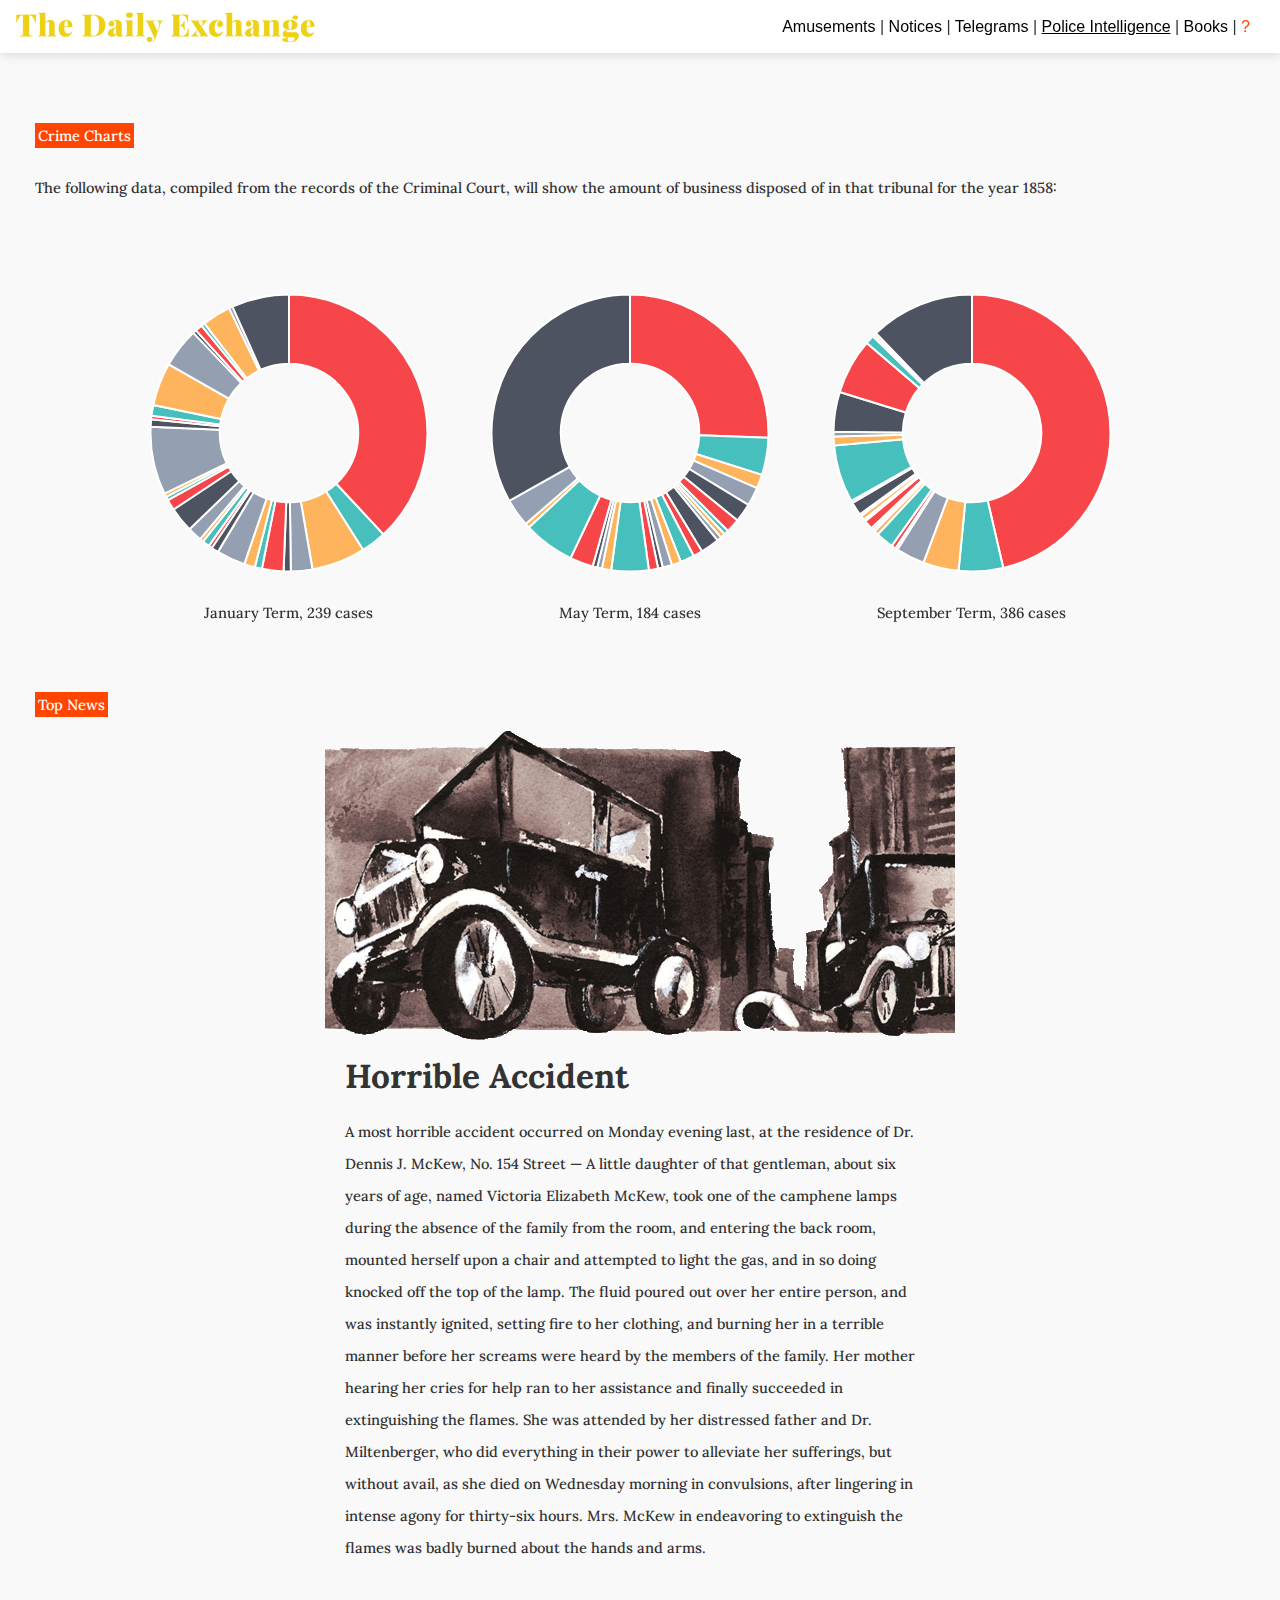
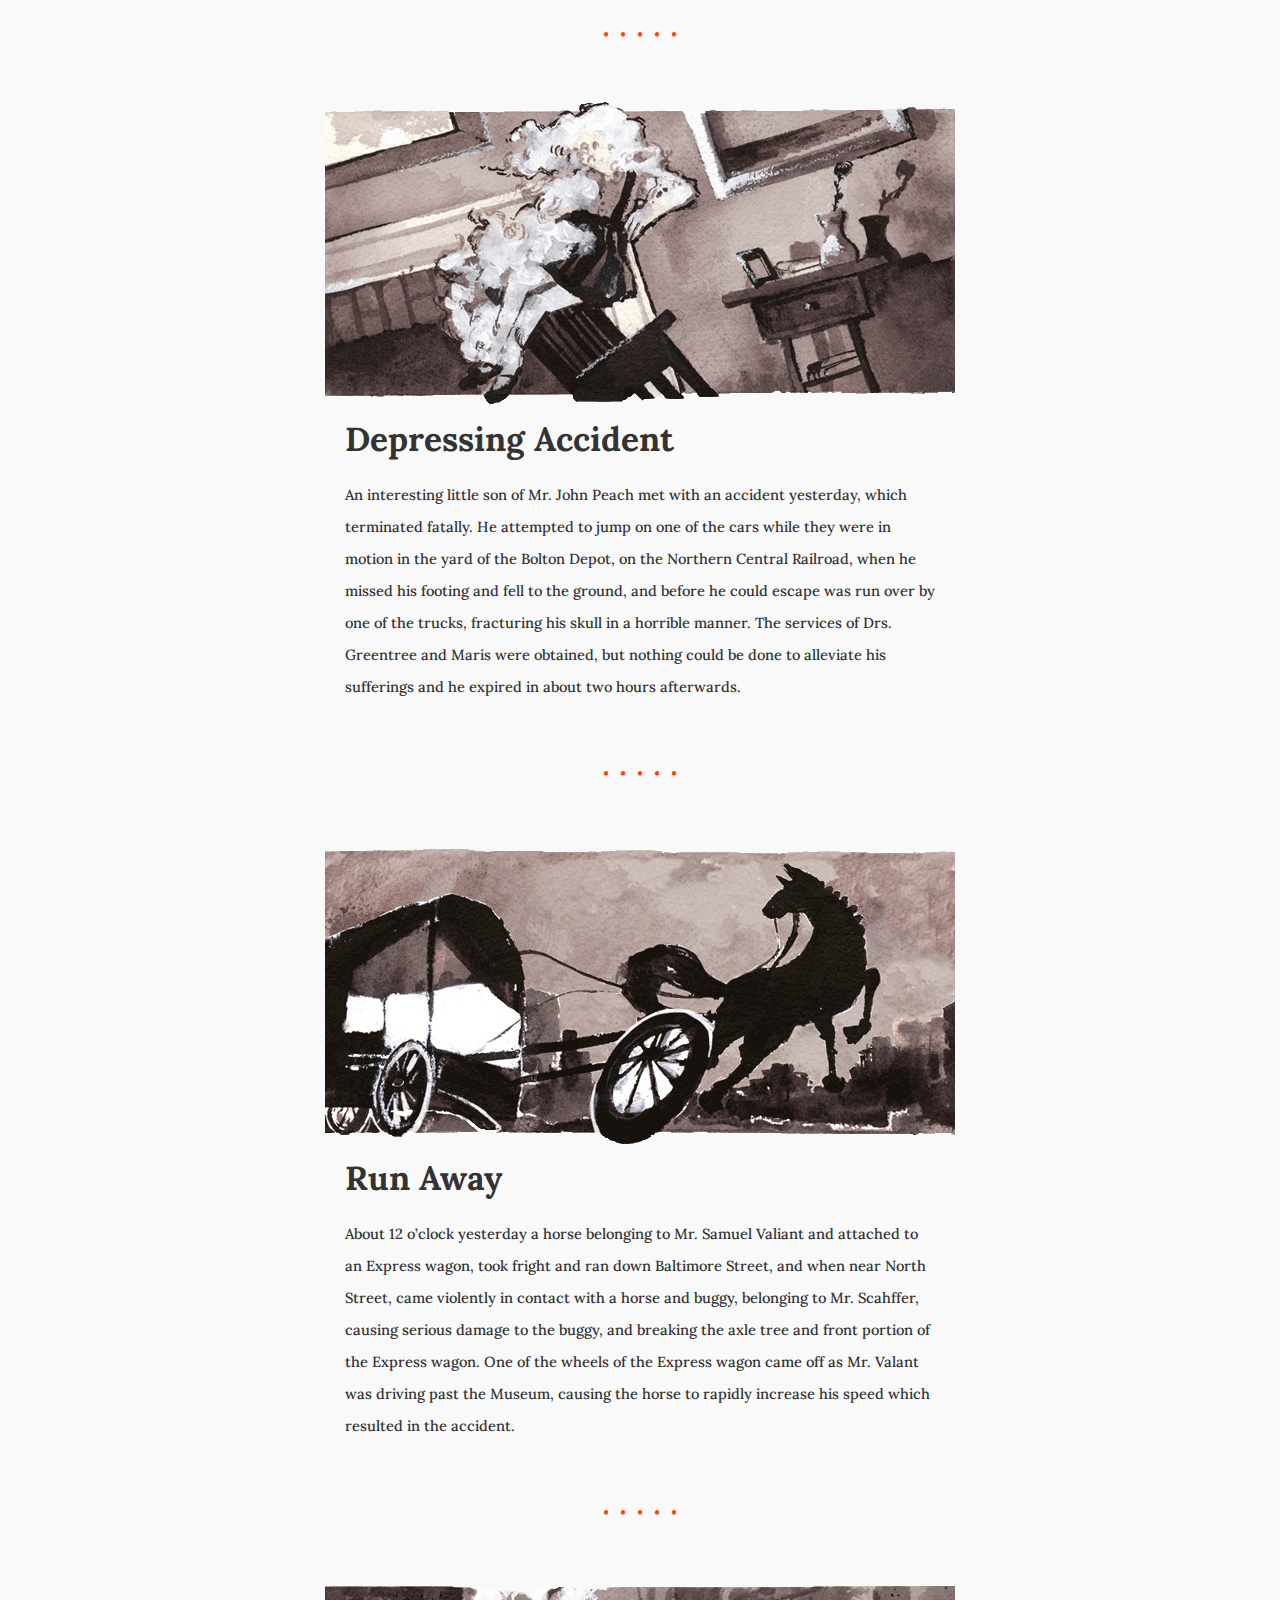
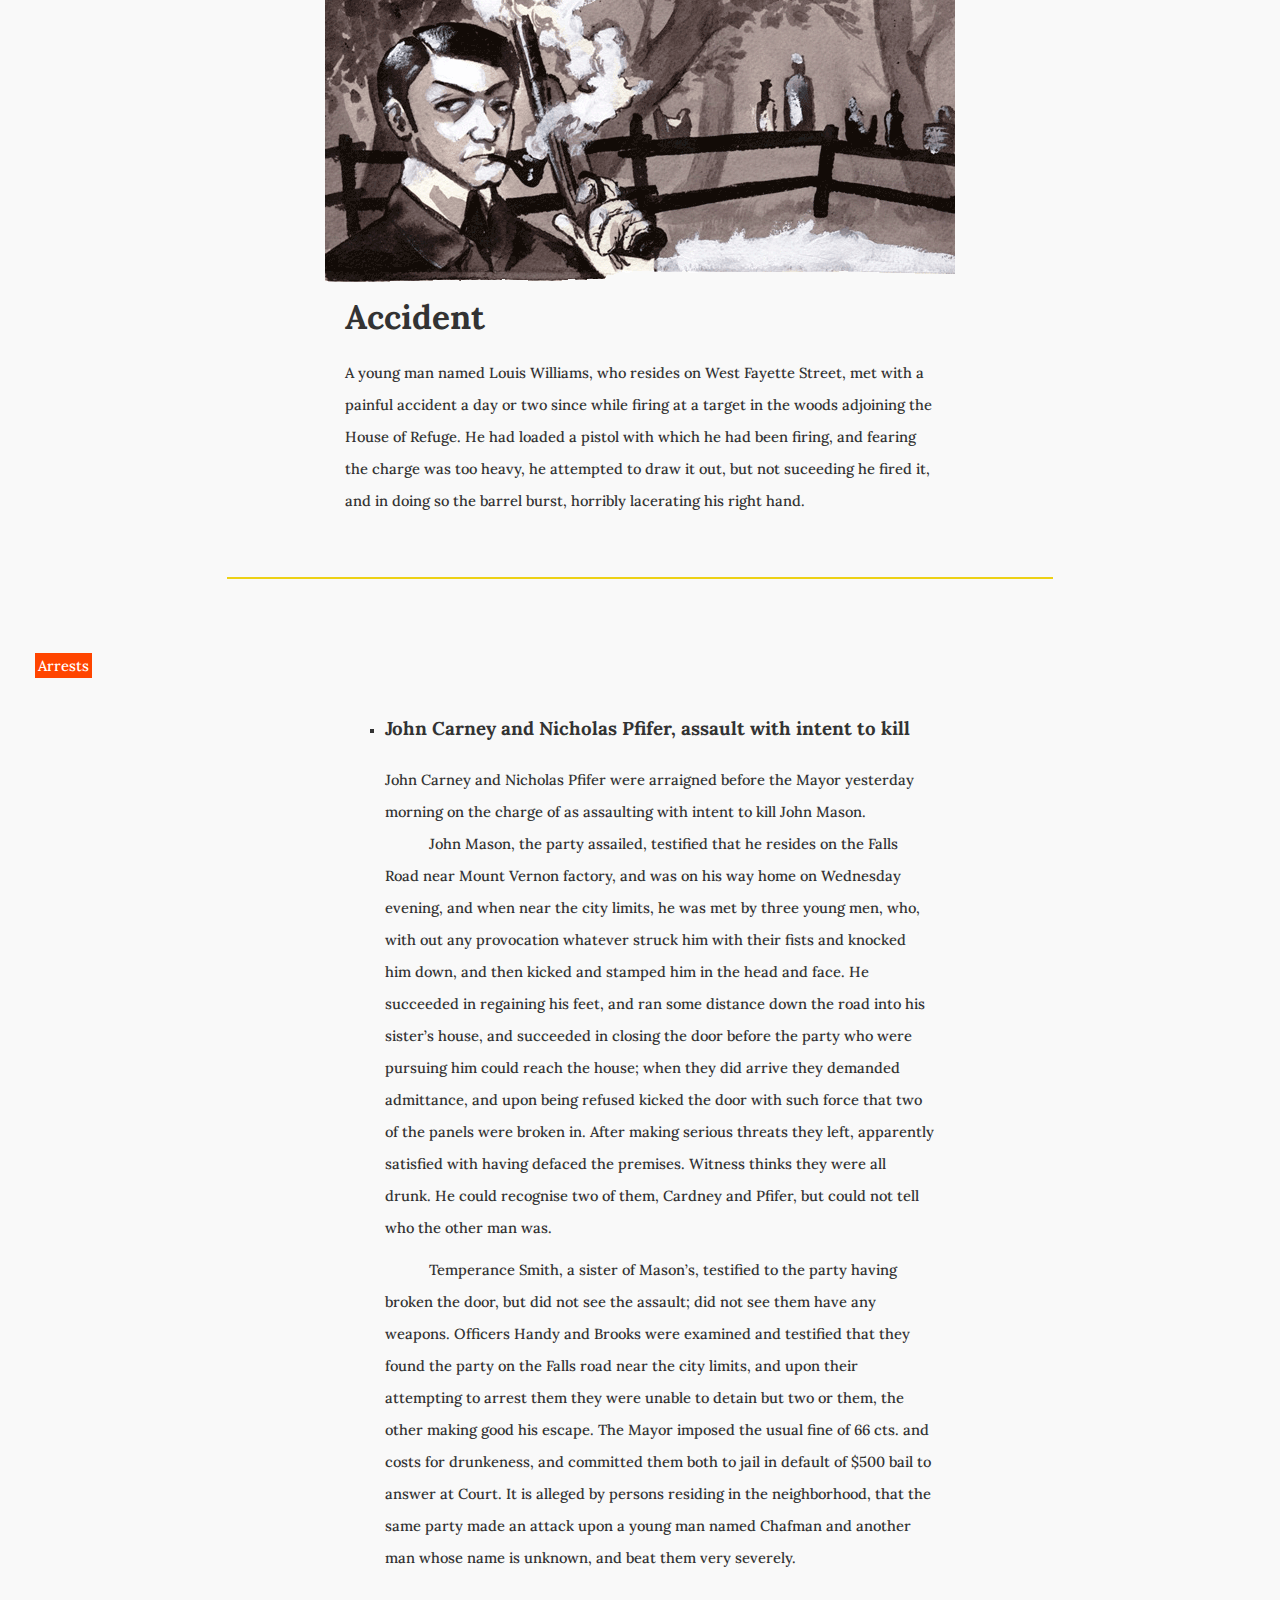
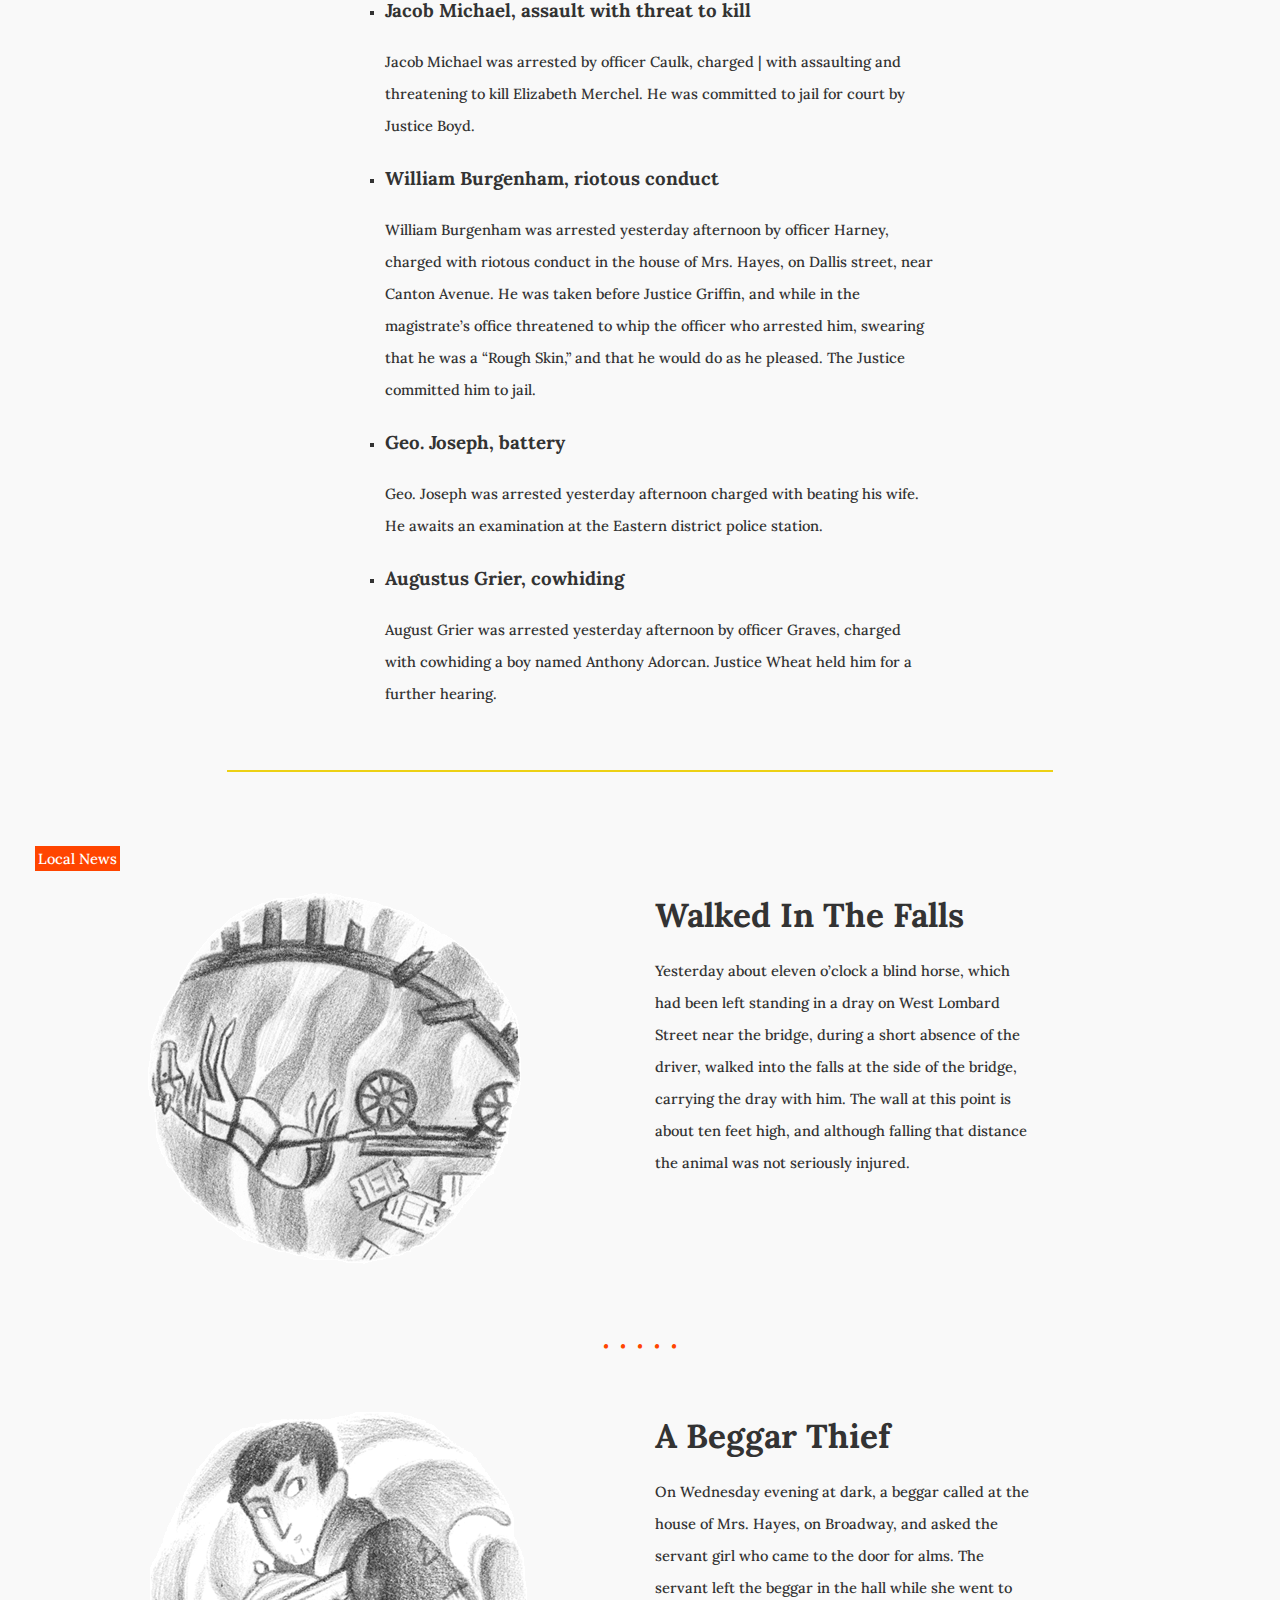
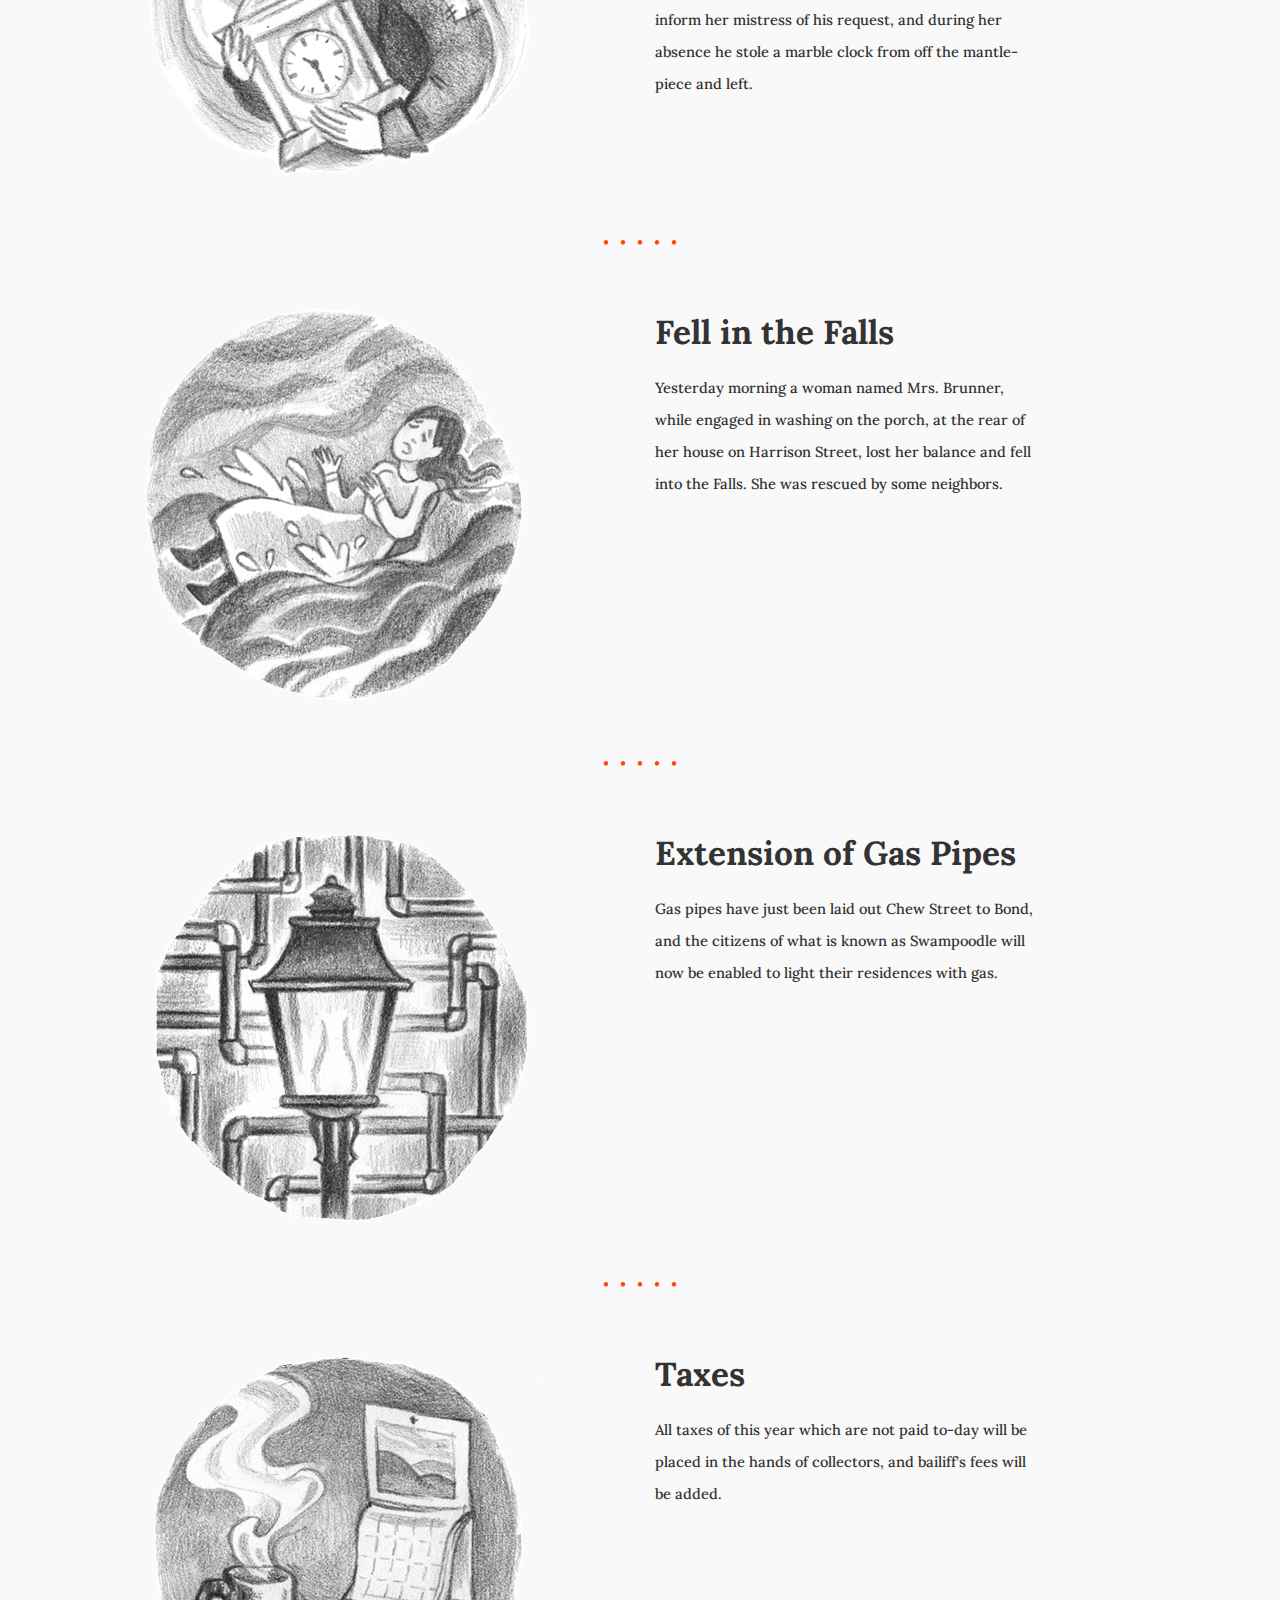
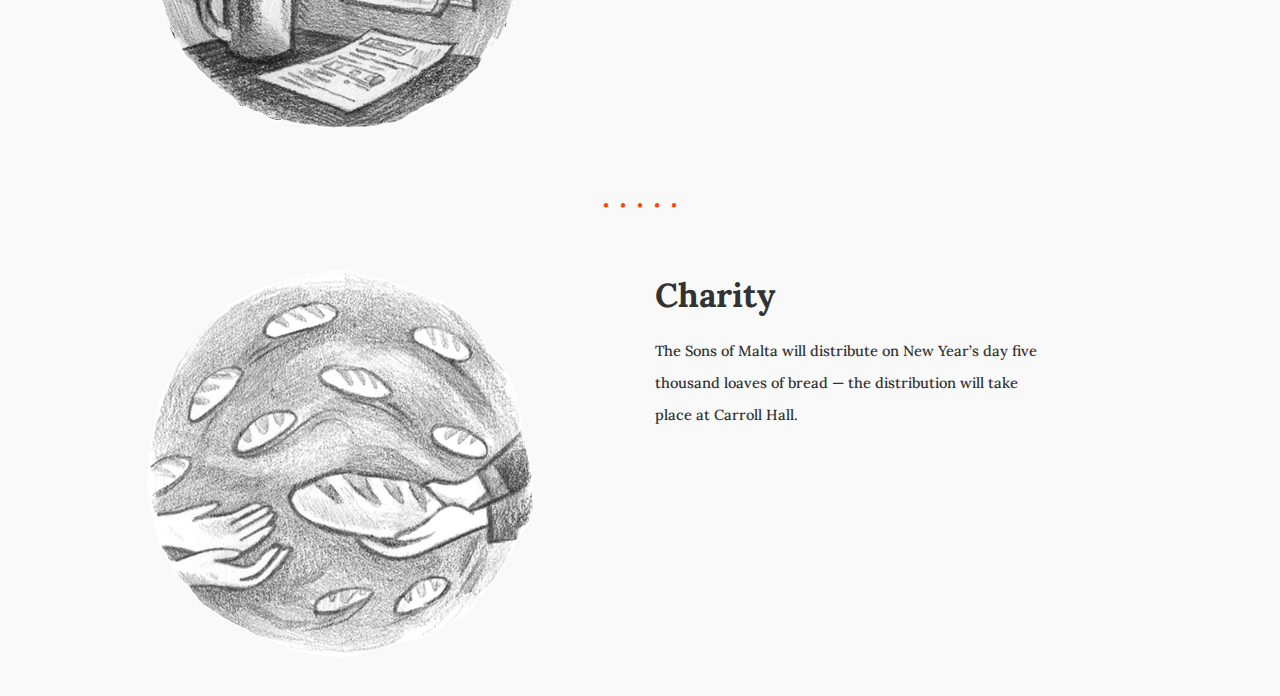
<file: police-intelligence.html>
<!DOCTYPE html>
<html lang="en">
<head>
	<!--<link rel="stylesheet" href="css/normalize.css">-->
	<link rel="stylesheet" href="css/bootstrap.min.css">
	<link href='https://fonts.googleapis.com/css?family=Lora:400,400italic,700,700italic' rel='stylesheet' type='text/css'>
	<link rel="stylesheet" href="css/police-intelligence.css">

	<script src="js/jquery-1.12.0.min.js"></script>
	<script src="js/bootstrap.js"></script>
	<script src="js/bootstrap.min.js"></script>

	<script src="js/Chart.js"></script>
	<script src="js/Chart.min.js"></script>
</head>

<title>The Daily Exchange</title>

<body>	
	<div id="header">
		<div id="title" class="col-md-7">
			<a href="index.html"><img src="TheDailyExchange_logo.png"></a>
		</div>

		<div id="menu">
			<ul class="list-unstyled"><li><h1>
				<a href="amusements.html" target="_self">Amusements</a> |
				<a href="notices.html" target="_self">Notices</a> | 
				<a href="telegrams.html" target="_self">Telegrams</a> |
				<a href="police-intelligence.html" class="current" target="_self">Police Intelligence</a> |
				<a href="books.html" target="_self">Books</a>
			     |
			    <a class="button" href="#pop-up" style="color:OrangeRed;">?</a>
  		</h1></li></ul>
  	</div>

    <div id="pop-up" class="overlay">
      <div class="answer">
		<div class="content"><h2>Printed newspapers are becoming an anachronism in the age of digital newsfeed, and most newspapers have shifted their focus on to the web. My degree project, The Daily Exchange, is the namesake of an 1800s Baltimore newspaper, and a semester-long process of mimicking that shift. </br></br>The Daily Exchange was chosen as the source of content due to its relatively impartial reporting and thus reflection of life in Baltimore during the mid-1800s. It ran from 1858 to 1861, and it began as a publication that was highly critical of The Know-Nothing Party who strongly opposed the presence of immigrants, particularly in political offices and competition for jobs.</h2>
         <h3>Site set in <a href="https://www.google.com/fonts/specimen/Lora" target="_blank">Lora</a>. Built with <a href="http://okfoc.us/okzoom/" target="_blank">OKZoom</a>, <a href="http://getbootstrap.com/" target="_blank">Bootstrap</a>, <a href="http://www.chartjs.org/" target="_blank">Chart.js</a>, and <a href="https://www.mapbox.com/" target="_blank">Mapbox</a>.
         </br>Site designed by <a href="http://jennifer-juang.com" target="_blank">Jennifer Juang</a>. You can e-mail her at jjuang@mica.edu.</h3></h3>
          <a class="close" href="#">&times;</a>
        </div>
      </div>
    </div>
  	</div id="header">

	<div id="crime-charts" class="col-md-12">
		<h3><mark>Crime Charts</mark></h3>
		<h3>The following data, compiled from the records of the Criminal Court, will show the amount of business disposed of in that tribunal for the year 1858:
		</h3>
	</div id="content-row1">

	<div id="content-row2" class="col-md-12">
		<div id="canvas-holder1">
			<canvas id="chart-area1" width="300" height="300"/>
					<script>
				var doughnutData1 = [
				/*cycle 1 of colors*/
						{
							value: 91,
							color:"#F7464A",
							highlight: "#FF5A5E",
							label: "Assaults, common"
						},
						{
							value: 7,
							color: "#46BFBD",
							highlight: "#5AD3D1",
							label: "Assaults officers"
						},
						{
							value: 15,
							color: "#FDB45C",
							highlight: "#FFC870",
							label: "Assaults with intent to kill"
						},
						{
							value: 6,
							color: "#949FB1",
							highlight: "#A8B3C5",
							label: "Assaulting wives"
						},
						{
							value: 2,
							color: "#4D5360",
							highlight: "#616774",
							label: "Assaults with intent to commit rape"
						},
				/*cycle 2 of colors*/
						{
							value: 6,
							color:"#F7464A",
							highlight: "#FF5A5E",
							label: "Arson"
						},
						{
							value: 2,
							color: "#46BFBD",
							highlight: "#5AD3D1",
							label: "Attempted arson"
						},
						{
							value: 3,
							color: "#FDB45C",
							highlight: "#FFC870",
							label: "Burglary"
						},
						{
							value: 8,
							color: "#949FB1",
							highlight: "#A8B3C5",
							label: "Breaking in windows and doors"
						},
						{
							value: 2,
							color: "#4D5360",
							highlight: "#616774",
							label: "Corruption as magistrate"
						},
				/*cycle 3 of colors*/
						{
							value: 1,
							color:"#F7464A",
							highlight: "#FF5A5E",
							label: "Disturbing public worship"
						},
						{
							value: 2,
							color: "#46BFBD",
							highlight: "#5AD3D1",
							label: "Exposing person"
						},
						{
							value: 1,
							color: "#FDB45C",
							highlight: "#FFC870",
							label: "Highway robbery"
						},
						{
							value: 4,
							color: "#949FB1",
							highlight: "#A8B3C5",
							label: "Inquisitions of lunacy"
						},
						{
							value: 7,
							color: "#4D5360",
							highlight: "#616774",
							label: "Keeping disorderly houses"
						},	
				/*cycle 4 of colors*/			
						{
							value: 3,
							color: "#F7464A",
							highlight: "#FF5A5E",
							label: "Keeping bawdy houses"
						},
						{
							value: 1,
							color: "#46BFBD",
							highlight: "#5AD3D1",
							label: "Keeping gambling houses"
						},
						{
							value: 1,
							color: "#FDB45C",
							highlight: "#FFC870",
							label: "Kidnapping"
							
						},
						{
							value: 19,
							color: "#949FB1",
							highlight: "#A8B3C5",
							label: "Larceny"
						},
						{
							value: 2,
							color: "#4D5360",
							highlight: "#616774",
							label: "Murder"
						},	
				/*cycle 5 of colors*/			
						{
							value: 1,
							color: "#F7464A",
							highlight: "#FF5A5E",
							label: "Mocking police officer"
						},
						{
							value: 3,
							color: "#46BFBD",
							highlight: "#5AD3D1",
							label: "Obtaining goods under false pretences"
						},
						{
							value: 12,
							color: "#FDB45C",
							highlight: "#FFC870",
							label: "Rioting"
							
						},
						{
							value: 11,
							color: "#949FB1",
							highlight: "#A8B3C5",
							label: "Resisting officers"
						},
						{
							value: 1,
							color: "#4D5360",
							highlight: "#616774",
							label: "Rescuing prisoner"
						},
				/*cycle 6 of colors*/			
						{
							value: 2,
							color: "#F7464A",
							highlight: "#FF5A5E",
							label: "Receiving stolen goods"
						},
						{
							value: 1,
							color: "#46BFBD",
							highlight: "#5AD3D1",
							label: "Robbery"
						},
						{
							value: 8,
							color: "#FDB45C",
							highlight: "#FFC870",
							label: "Selling linquor on Sunday"
							
						},
						{
							value: 1,
							color: "#949FB1",
							highlight: "#A8B3C5",
							label: "Street appeal cases"
						},
						{
							value: 16,
							color: "#4D5360",
							highlight: "#616774",
							label: "Appeals from magistrates"
						}		
					];
					</script>
				</canvas>
			<h3><center>January Term, 239 cases</h3></center>
		</div>

		<div id="canvas-holder2">
			<canvas id="chart-area2" width="300" height="300"/>
					<script>
				var doughnutData2 = [
				/*cycle 1 of colors*/
						{
							value: 47,
							color:"#F7464A",
							highlight: "#FF5A5E",
							label: "Assaults, common"
						},
						{
							value: 8,
							color: "#46BFBD",
							highlight: "#5AD3D1",
							label: "Assaults officers"
						},
						{
							value: 3,
							color: "#FDB45C",
							highlight: "#FFC870",
							label: "Assaults with intent to kill"
						},
						{
							value: 4,
							color: "#949FB1",
							highlight: "#A8B3C5",
							label: "Assaulting wives"
						},
						{
							value: 4,
							color: "#4D5360",
							highlight: "#616774",
							label: "Arson"
						},
				/*cycle 2 of colors*/
						{
							value: 3,
							color:"#F7464A",
							highlight: "#FF5A5E",
							label: "Burglary"
						},
						{
							value: 1,
							color: "#46BFBD",
							highlight: "#5AD3D1",
							label: "Bastardy"
						},
						{
							value: 1,
							color: "#FDB45C",
							highlight: "#FFC870",
							label: "Cruelty to animals"
						},
						{
							value: 1,
							color: "#949FB1",
							highlight: "#A8B3C5",
							label: "Enticing seamen from vessel"
						},
						{
							value: 4,
							color: "#4D5360",
							highlight: "#616774",
							label: "Exposing person"
						},
				/*cycle 3 of colors*/
						{
							value: 2,
							color:"#F7464A",
							highlight: "#FF5A5E",
							label: "Forgery"
						},
						{
							value: 3,
							color: "#46BFBD",
							highlight: "#5AD3D1",
							label: "Highway robbery"
						},
						{
							value: 2,
							color: "#FDB45C",
							highlight: "#FFC870",
							label: "Habeas corpus"
						},
						{
							value: 2,
							color: "#949FB1",
							highlight: "#A8B3C5",
							label: "Inquisitions of lunacy"
						},
						{
							value: 1,
							color: "#4D5360",
							highlight: "#616774",
							label: "Keeping disorderly houses"
						},	
				/*cycle 4 of colors*/			
						{
							value: 2,
							color: "#F7464A",
							highlight: "#FF5A5E",
							label: "Keeping bawdy houses"
						},
						{
							value: 8,
							color: "#46BFBD",
							highlight: "#5AD3D1",
							label: "Larceny"
						},
						{
							value: 2,
							color: "#FDB45C",
							highlight: "#FFC870",
							label: "Murder"
							
						},
						{
							value: 1,
							color: "#949FB1",
							highlight: "#A8B3C5",
							label: "Nuisance"
						},
						{
							value: 1,
							color: "#4D5360",
							highlight: "#616774",
							label: "Obtaining goods under false pretences"
						},	
				/*cycle 5 of colors*/			
						{
							value: 5,
							color: "#F7464A",
							highlight: "#FF5A5E",
							label: "Rioting"
						},
						{
							value: 11,
							color: "#46BFBD",
							highlight: "#5AD3D1",
							label: "Resisting officers"
						},
						{
							value: 1,
							color: "#FDB45C",
							highlight: "#FFC870",
							label: "Rape"
							
						},
						{
							value: 6,
							color: "#949FB1",
							highlight: "#A8B3C5",
							label: "Selling liquor without license"
						},
						{
							value: 61,
							color: "#4D5360",
							highlight: "#616774",
							label: "Appeals from magistrates"
						}
					];
					</script>
				</canvas>
			<h3><center>May Term, 184 cases</h3></center>
		</div>

		<div id="canvas-holder3">
			<canvas id="chart-area3" width="300" height="300"/>
					<script>
					var doughnutData3 = [
				/*cycle 1 of colors*/
						{
							value: 179,
							color:"#F7464A",
							highlight: "#FF5A5E",
							label: "Assaults, common"
						},
						{
							value: 20,
							color: "#46BFBD",
							highlight: "#5AD3D1",
							label: "Assaults officers"
						},
						{
							value: 16,
							color: "#FDB45C",
							highlight: "#FFC870",
							label: "Assaults with intent to kill"
						},
						{
							value: 13,
							color: "#949FB1",
							highlight: "#A8B3C5",
							label: "Assaulting wives"
						},
						{
							value: 1,
							color: "#4D5360",
							highlight: "#616774",
							label: "Assaults with intent to commit rape"
						},
				/*cycle 2 of colors*/
						{
							value: 2,
							color:"#F7464A",
							highlight: "#FF5A5E",
							label: "Arson"
						},
						{
							value: 8,
							color: "#46BFBD",
							highlight: "#5AD3D1",
							label: "Breaking in windows and doors"
						},
						{
							value: 2,
							color: "#FDB45C",
							highlight: "#FFC870",
							label: "Bastardy"
						},
						{
							value: 1,
							color: "#949FB1",
							highlight: "#A8B3C5",
							label: "Cruelty to animals"
						},
						{
							value: 1,
							color: "#4D5360",
							highlight: "#616774",
							label: "Disturbing public worship"
						},
				/*cycle 3 of colors*/
						{
							value: 4,
							color:"#F7464A",
							highlight: "#FF5A5E",
							label: "Exposing person"
						},
						{
							value: 1,
							color: "#46BFBD",
							highlight: "#5AD3D1",
							label: "Habeas corpus"
						},
						{
							value: 2,
							color: "#FDB45C",
							highlight: "#FFC870",
							label: "Inquisitions of lunacy"
						},
						{
							value: 1,
							color: "#949FB1",
							highlight: "#A8B3C5",
							label: "Insulting females"
						},
						{
							value: 6,
							color: "#4D5360",
							highlight: "#616774",
							label: "Keeping disorderly houses"
						},	
				/*cycle 4 of colors*/			
						{
							value: 1,
							color: "#F7464A",
							highlight: "#FF5A5E",
							label: "Keeping gambling houses"
						},
						{
							value: 26,
							color: "#46BFBD",
							highlight: "#5AD3D1",
							label: "Larceny"
						},
						{
							value: 4,
							color: "#FDB45C",
							highlight: "#FFC870",
							label: "Murder"
							
						},
						{
							value: 2,
							color: "#949FB1",
							highlight: "#A8B3C5",
							label: "Obtaining goods under false pretences"
						},
						{
							value: 18,
							color: "#4D5360",
							highlight: "#616774",
							label: "Rioting"
						},	
				/*cycle 5 of colors*/			
						{
							value: 25,
							color: "#F7464A",
							highlight: "#FF5A5E",
							label: "Resisting officers"
						},
						{
							value: 4,
							color: "#46BFBD",
							highlight: "#5AD3D1",
							label: "Robbery"
						},
						{
							value: 1,
							color: "#FDB45C",
							highlight: "#FFC870",
							label: "Rogue and vagabond"
							
						},
						{
							value: 1,
							color: "#949FB1",
							highlight: "#A8B3C5",
							label: "Selling liquor on Sunday"
						},
						{
							value: 47,
							color: "#4D5360",
							highlight: "#616774",
							label: "Selling liquor without license"
						}
					];
					</script>
				</canvas>
			<h3><center>September Term, 386 cases</h3></center>
		</div>
	</div>
	
			<script>
		window.onload = function(){
			var ctx = document.getElementById("chart-area1").getContext("2d");
			window.myDoughnut = new Chart(ctx).Doughnut(doughnutData1, {responsive : true});
			var ctx = document.getElementById("chart-area2").getContext("2d");
			window.myDoughnut = new Chart(ctx).Doughnut(doughnutData2, {responsive : true});
			var ctx = document.getElementById("chart-area3").getContext("2d");      
			window.myDoughnut = new Chart(ctx).Doughnut(doughnutData3, {responsive : true});
		};
			</script>

	<div id="top-news" class="col-md-6">
		<h3><mark>Top News</mark></h3>
	</div>

	<div id="news1-img" class="col-md-12"><center><img src="img/accident1.png"></center></div>

	<div id="content-row3">
		<div id="blank" class="col-md-3"></div>
		<div id="news1" class="col-md-6">
			<h4><b>Horrible Accident</h4></b>
			<h3>A most horrible accident occurred on Monday evening last, at the residence of Dr. Dennis J. McKew, No. 154 Street &mdash; A little daughter of that gentleman, about six years of age, named Victoria Elizabeth McKew, took one of the camphene lamps during the absence of the family from the room, and entering the back room, mounted herself upon a chair and attempted to light the gas, and in so doing knocked off the top of the lamp. The fluid poured out over her entire person, and was instantly ignited, setting fire to her clothing, and burning her in a terrible manner before her screams were heard by the members of the family. Her mother hearing her cries for help ran to her assistance and finally succeeded in extinguishing the flames. She was attended by her distressed father and Dr. Miltenberger, who did everything in their power to alleviate her sufferings, but without avail, as she died on Wednesday morning in convulsions, after lingering in intense agony for thirty-six hours. Mrs. McKew in endeavoring to extinguish the flames was badly burned about the hands and arms.</h3>
		</div>

<div id="divider" class="col-md-12">
    <center><h4 style="color: #ff4500;">. . . . .</h4></center></br>
</div>

		<div id="news2-img" class="col-md-12"><center><img src="img/accident2.png"></center></div>
		<div id="blank" class="col-md-3"></div>
		<div id="news2" class="col-md-6">
			<h4><b>Depressing Accident</b></h4>
			<h3>An interesting little son of Mr. John Peach met with an accident yesterday, which terminated fatally. He attempted to jump on one of the cars while they were in motion in the yard of the Bolton Depot, on the Northern Central Railroad, when he missed his footing and fell to the ground, and before he could escape was run over by one of the trucks, fracturing his skull in a horrible manner. The services of Drs. Greentree and Maris were obtained, but nothing could be done to alleviate his sufferings and he expired in about two hours afterwards.</h3>
		</div>
	</div>

<div id="divider" class="col-md-12">
    <center><h4 style="color: #ff4500;">. . . . .</h4></center></br>
</div>

	<div id="news3-img" class="col-md-12"><center><img src="img/accident3.png"></center></div>

	<div id="content-row4">
		<div id="blank" class="col-md-3"></div>
		<div id="news3" class="col-md-6">
			<h4><b>Run Away</h4></b>
			<h3>About 12 o&#8217;clock yesterday a horse belonging to Mr. Samuel Valiant and attached to an Express wagon, took fright and ran down Baltimore Street, and when near North Street, came violently in contact with a horse and buggy, belonging to Mr. Scahffer, causing serious damage to the buggy, and breaking the axle tree and front portion of the Express wagon. One of the wheels of the Express wagon came off as Mr. Valant was driving past the Museum, causing the horse to rapidly increase his speed which resulted in the accident.</h3>
		</div>

<div id="divider" class="col-md-12">
    <center><h4 style="color: #ff4500;">. . . . .</h4></center></br>
</div>

		<div id="news4-img" class="col-md-12"><center><img src="img/accident4.png"></center></div>

		<div id="blank" class="col-md-3"></div>
		<div id="news4" class="col-md-6">
			<h4><b>Accident</h4></b>
			<h3>A young man named Louis Williams, who resides on West Fayette Street, met with a painful accident a day or two since while firing at a target in the woods adjoining the House of Refuge. He had loaded a pistol with which he had been firing, and fearing the charge was too heavy, he attempted to draw it out, but not suceeding he fired it, and in doing so the barrel burst, horribly lacerating his right hand.</h3>
		</div>
	</div>

<div id="blank1" class="col-md-2"></div><div id="blank2" class="col-md-8"></div><div id="blank1" class="col-md-2"></div>

	<div id="arrests-title" class="col-md-12">
		<h3><mark>Arrests</mark></h3>
	</div>

	<div id="blank" class="col-md-3"></div>

	<div id="arrests" class="col-md-6">
		<ul type="square">
		<li><h2><b>John Carney and Nicholas Pfifer, assault with intent to kill</b></h2><h3>John Carney and Nicholas Pfifer were arraigned before the Mayor yesterday morning on the charge of as assaulting with intent to kill John Mason.<p>John Mason, the party assailed, testified that he resides on the Falls Road near Mount Vernon factory, and was on his way home on Wednesday evening, and when near the city limits, he was met by three young men, who, with out any provocation whatever struck him with their fists and knocked him down, and then kicked and stamped him in the head and face. He succeeded in regaining his feet, and ran some distance down the road into his sister&#8217;s house, and succeeded in closing the door before the party who were pursuing him could reach the house; when they did arrive they demanded admittance, and upon being refused kicked the door with such force that two of the panels were broken in. After making serious threats they left, apparently satisfied with having defaced the premises. Witness thinks they were all drunk. He could recognise two of them, Cardney and Pfifer, but could not tell who the other man was.<p>Temperance Smith, a sister of Mason&#8217;s, testified to the party having broken the door, but did not see the assault; did not see them have any weapons.	Officers Handy and Brooks were examined and testified that they found the party on the Falls road near the city limits, and upon their attempting to arrest them they were unable to detain but two or them, the other making good his escape. The Mayor imposed the usual fine of 66 cts. and costs for drunkeness, and committed them both to jail in default of $500 bail to answer at Court. It is alleged by persons residing in the neighborhood, that the same party made an attack upon a young man named Chafman and another man whose name is unknown, and beat them very severely.
		</li></h3>

		<li><h2><b>Jacob Michael, assault with threat to kill</h2></b><h3>Jacob Michael was arrested by officer Caulk, charged | with assaulting and threatening to kill Elizabeth Merchel. He was committed to jail for court by Justice Boyd.
		</li></h3>

		<li><h2><b>William Burgenham, riotous conduct</h2></b><h3>William Burgenham was arrested yesterday afternoon by officer Harney, charged with riotous conduct in the house of Mrs. Hayes, on Dallis street, near Canton Avenue. He was taken before Justice Griffin, and while in the magistrate&#8217;s office threatened to whip the officer who arrested him, swearing that he was a &#8220;Rough Skin,&#8221; and that he would do as he pleased. The Justice committed him to jail.
		</h3></li>

		<li><h2><b>Geo. Joseph, battery</b></h2><h3>Geo. Joseph was arrested yesterday afternoon charged with beating his wife. He awaits an examination at the Eastern district police station.</h3></li>

		<li><h2><b>Augustus Grier, cowhiding</b></h2><h3>August Grier was arrested yesterday afternoon by officer Graves, charged with cowhiding a boy named Anthony Adorcan. Justice Wheat held him for a further hearing.</h3></li>
	</ul></div>


<div id="blank1" class="col-md-2"></div><div id="blank2" class="col-md-8"></div><div id="blank1" class="col-md-2"></div>	

	<div id="news-title" class="col-md-12">
		<h3><mark>Local News</mark></h3>
	</div>

<!--horse-->

	<div id="blank" class="col-md-1"></div>

	<div id="news5-img" class="col-md-5">
		<img src="img/horse.png">
	</div>

	<div id="news5-text" class="col-md-4">
		<h4><b>Walked In The Falls</b></h4><h3>Yesterday about eleven o&#8217;clock a blind horse, which had been left standing in a dray on West Lombard Street near the bridge, during a short absence of the driver, walked into the falls at the side of the bridge, carrying the dray with him. The wall at this point is about ten feet high, and although falling that distance the animal was not seriously injured.</h3>
	</div>

	<div id="blank" class="col-md-2"></div>

<div id="divider" class="col-md-12">
	<center><h4 style="color: #ff4500;">. . . . .</h4></center></br>
</div>
<!--thief-->

	<div id="blank" class="col-md-1"></div>

	<div id="news6-img" class="col-md-5">
		<img src="img/thief.png">
	</div>

	<div id="news6-text" class="col-md-4">
		<h4><b>A Beggar Thief</h4></b> <h3>On Wednesday evening at dark, a beggar called at the house of Mrs. Hayes, on Broadway, and asked the servant girl who came to the door for alms. The servant left the beggar in the hall while she went to inform her mistress of his request, and during her absence he stole a marble clock from off the mantle-piece and left.</h3>
	</div>

	<div id="blank" class="col-md-2"></div>


<div id="divider" class="col-md-12">
    <center><h4 style="color: #ff4500;">. . . . .</h4></center></br>
</div>
<!--woman-->

	<div id="blank" class="col-md-1"></div>
	
	<div id="news7-img" class="col-md-5">
		<img src="img/girl.png">
	</div>

	<div id="news7-text" class="col-md-4">
		<h4><b>Fell in the Falls</h4></b> <h3>Yesterday morning a woman named Mrs. Brunner, while engaged in washing on the porch, at the rear of her house on Harrison Street, lost her balance and fell into the Falls. She was rescued by some neighbors.</h3>
	</div>

	<div id="blank" class="col-md-2"></div>


<div id="divider" class="col-md-12">
    <center><h4 style="color: #ff4500;">. . . . .</h4></center></br>
</div>
<!--gas-->

	<div id="blank" class="col-md-1"></div>

	<div id="news8-img" class="col-md-5">
		<img src="img/lamp.png">
	</div>

	<div id="news8-text" class="col-md-4">
		<h4><b>Extension of Gas Pipes</h4></b> <h3>Gas pipes have just been laid out Chew Street to Bond, and the citizens of what is known as Swampoodle will now be enabled to light their residences with gas.</h3>
	</div>

	<div id="blank" class="col-md-2"></div>


<div id="divider" class="col-md-12">
    <center><h4 style="color: #ff4500;">. . . . .</h4></center></br>
</div>
<!--taxes-->

	<div id="blank" class="col-md-1"></div>

	<div id="news9-img" class="col-md-5">
		<img src="img/taxes.png">
	</div>

	<div id="news9-text" class="col-md-4">
		<h4><b>Taxes</h4></b> <h3>All taxes of this year which are not paid to-day will be placed in the hands of collectors, and bailiff&#8217;s fees will be added.</h3>
	</div>

	<div id="blank" class="col-md-2"></div>


<div id="divider" class="col-md-12">
    <center><h4 style="color: #ff4500;">. . . . .</h4></center></br>
</div>
<!--bread-->

	<div id="blank" class="col-md-1"></div>

	<div id="news10-img" class="col-md-5">
		<img src="img/bread.png">	
	</div>

	<div id="news10-text" class="col-md-4">
		<h4><b>Charity</h4></b> <h3>The Sons of Malta will distribute on New Year&#8217;s day five thousand loaves of bread &mdash; the distribution will take place at Carroll Hall.</h3>
	</div>

	<div id="blank" class="col-md-2"></div>

	<div id="footer" class="col-md-12">
	</div>
</body>
</file>
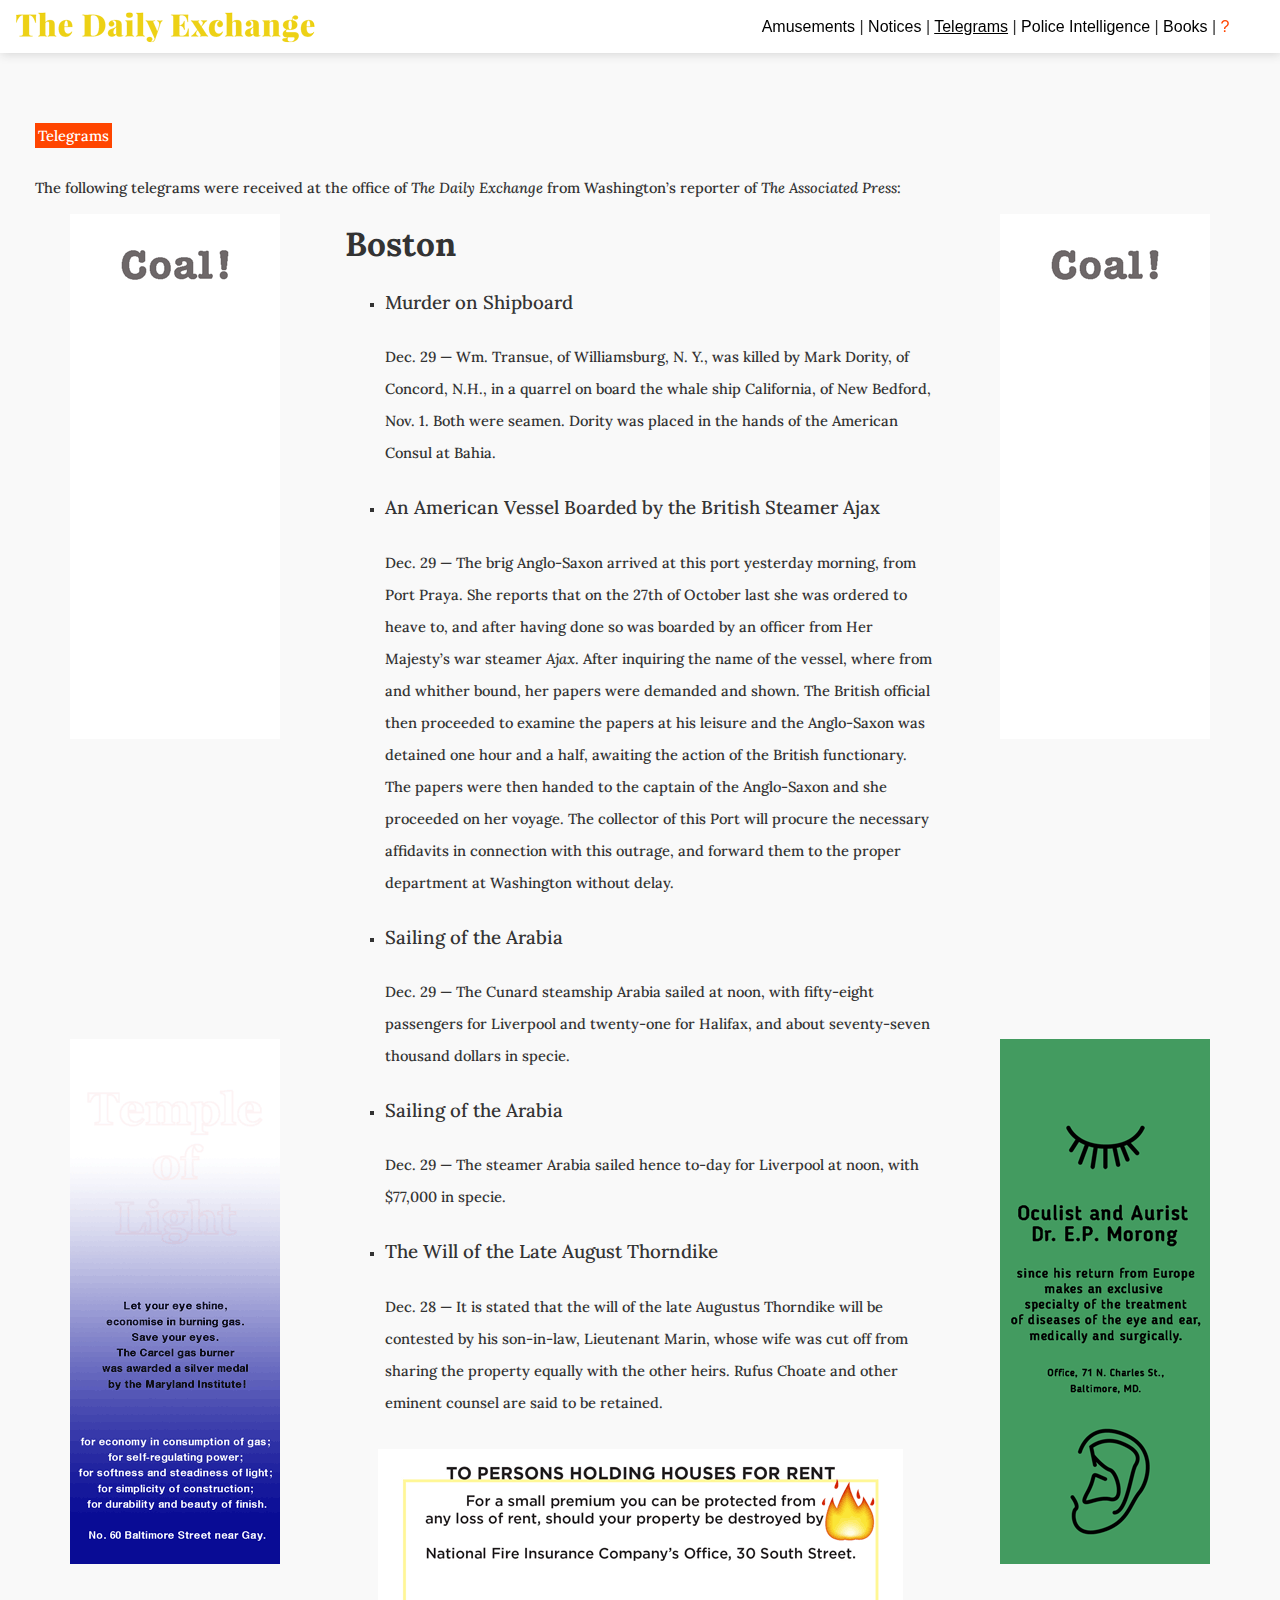
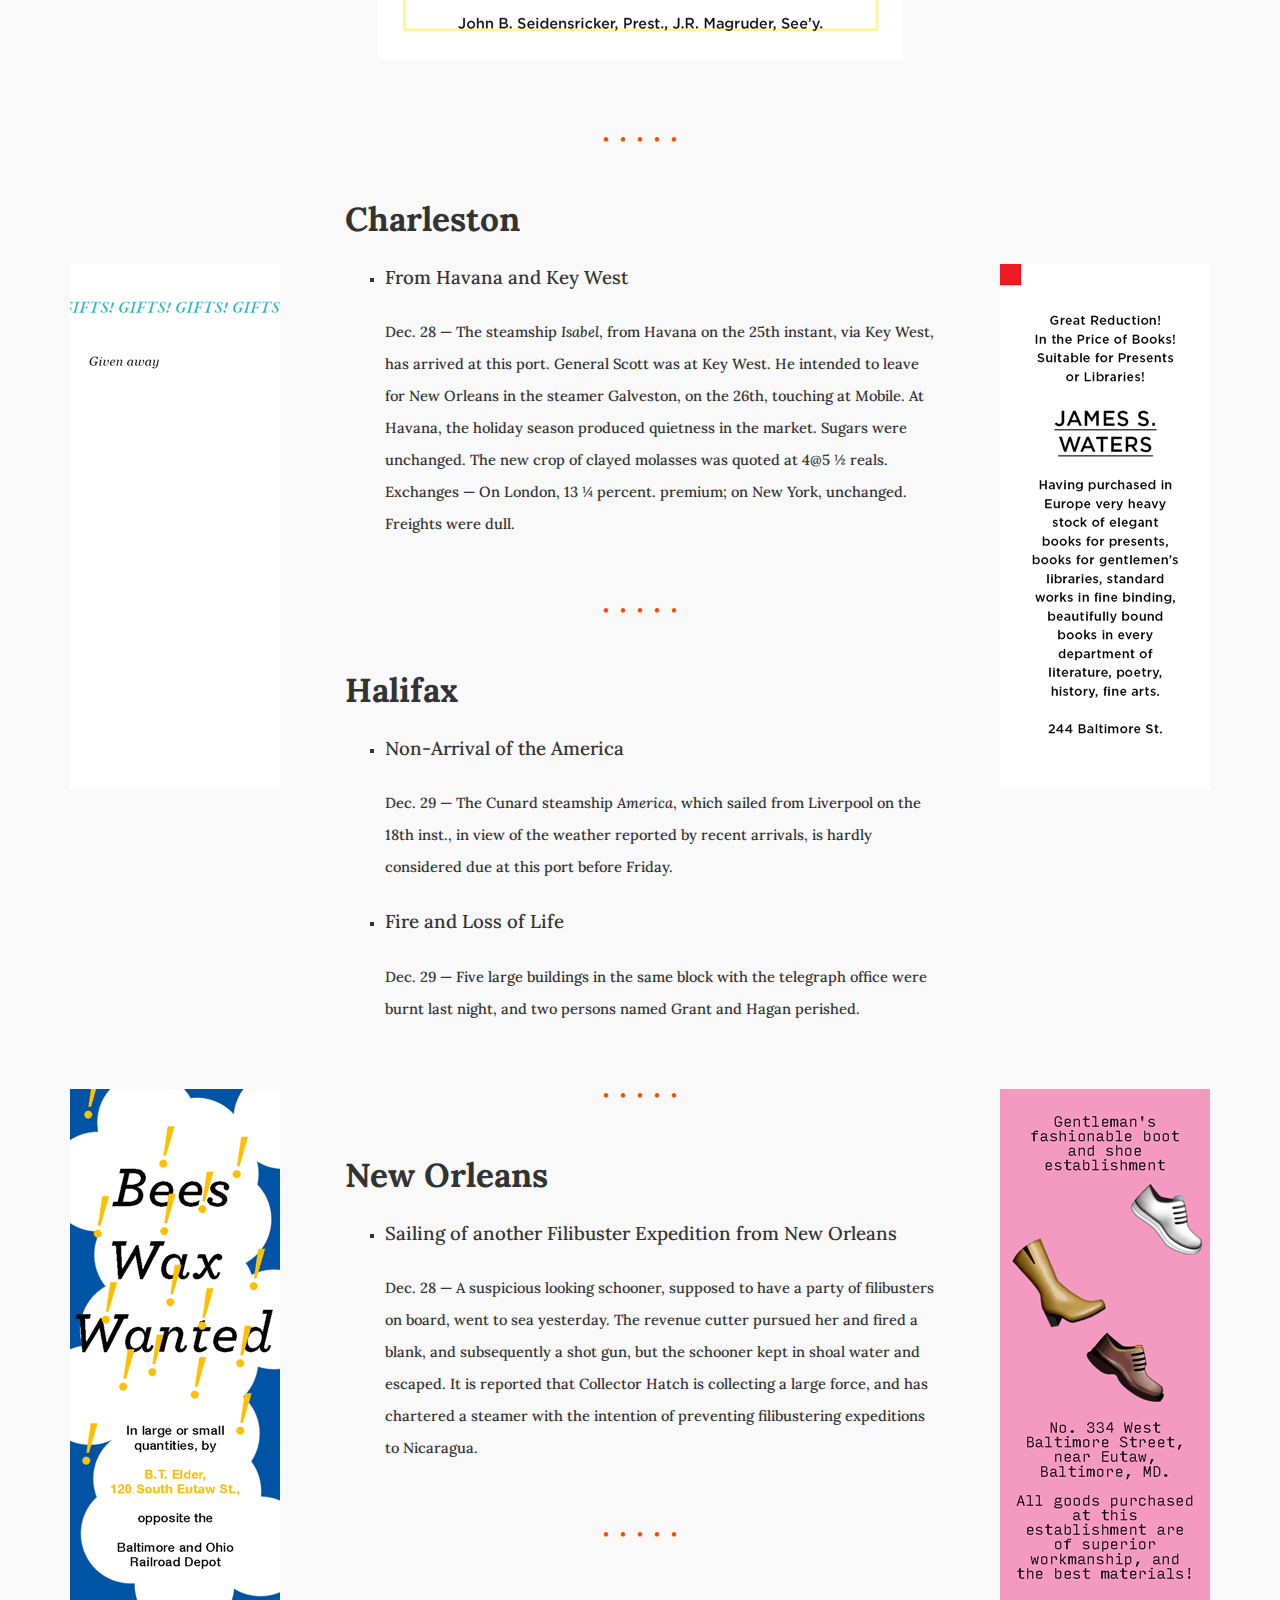
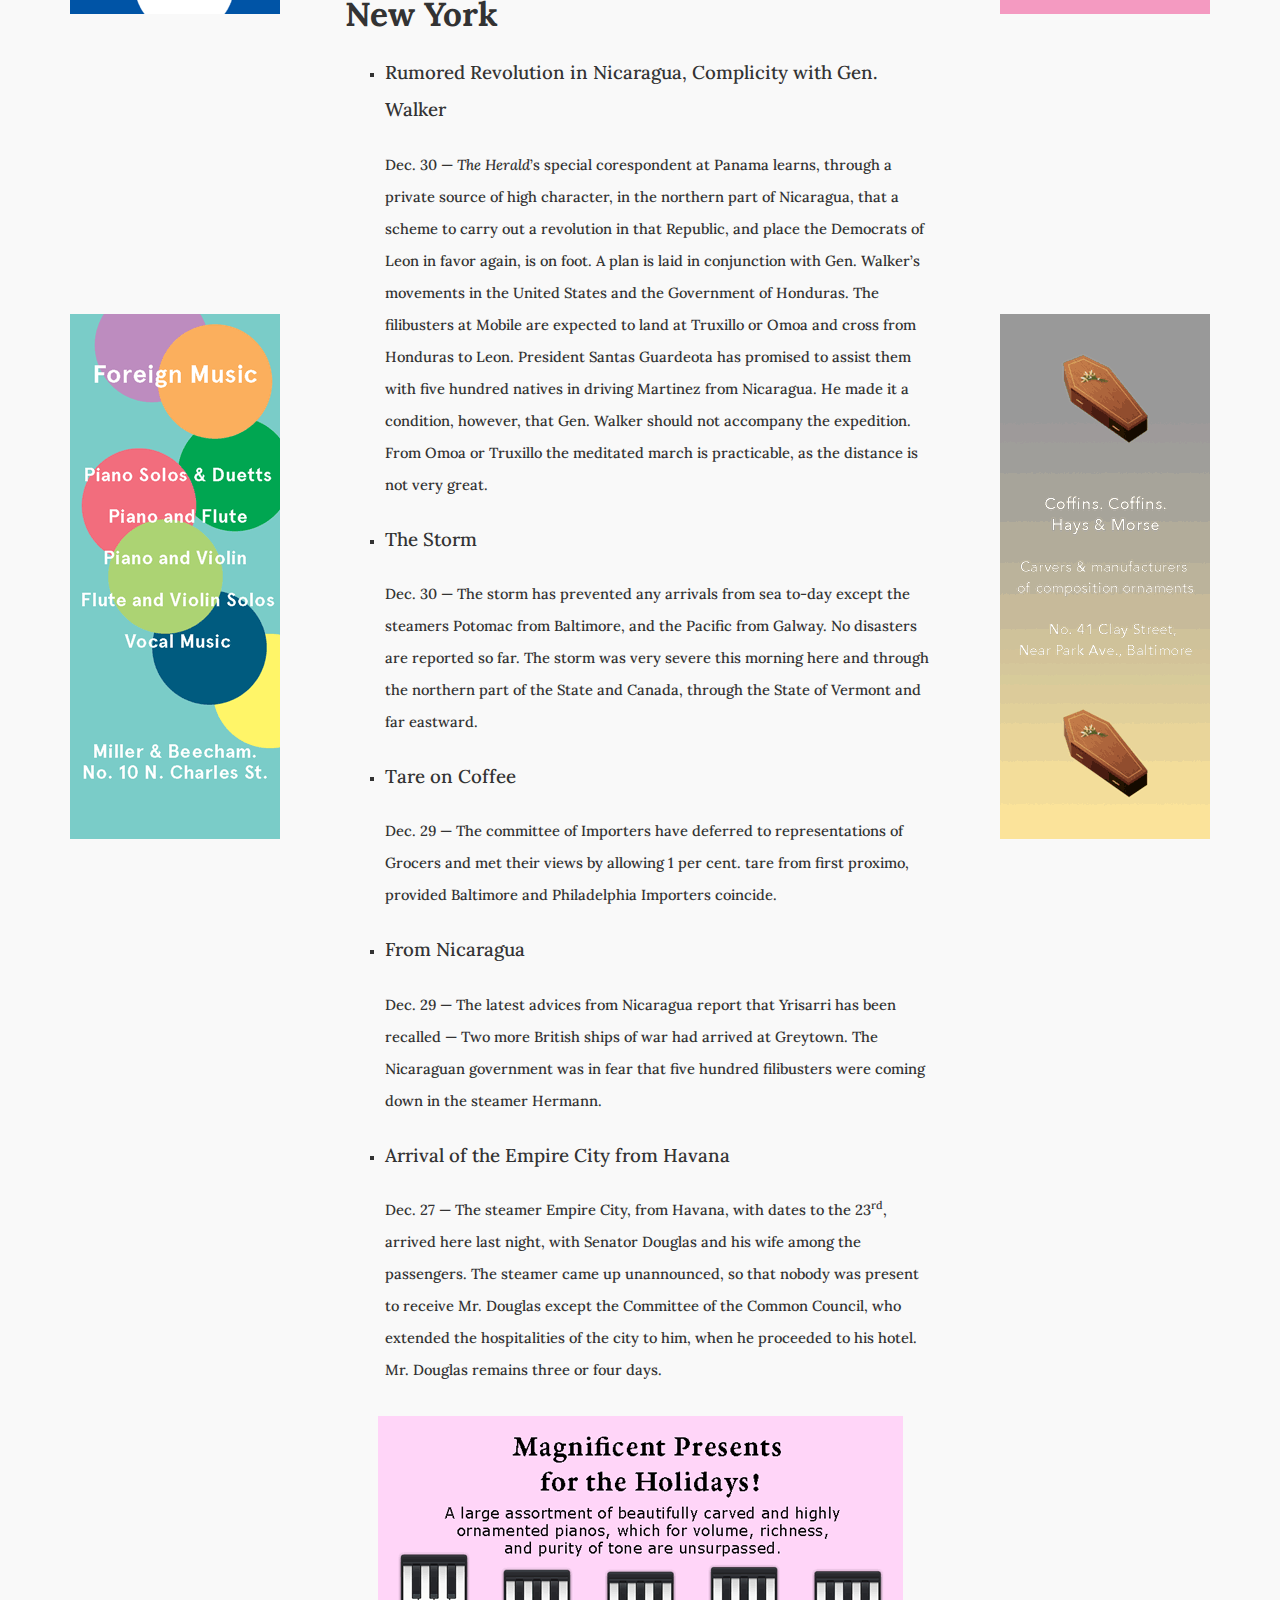
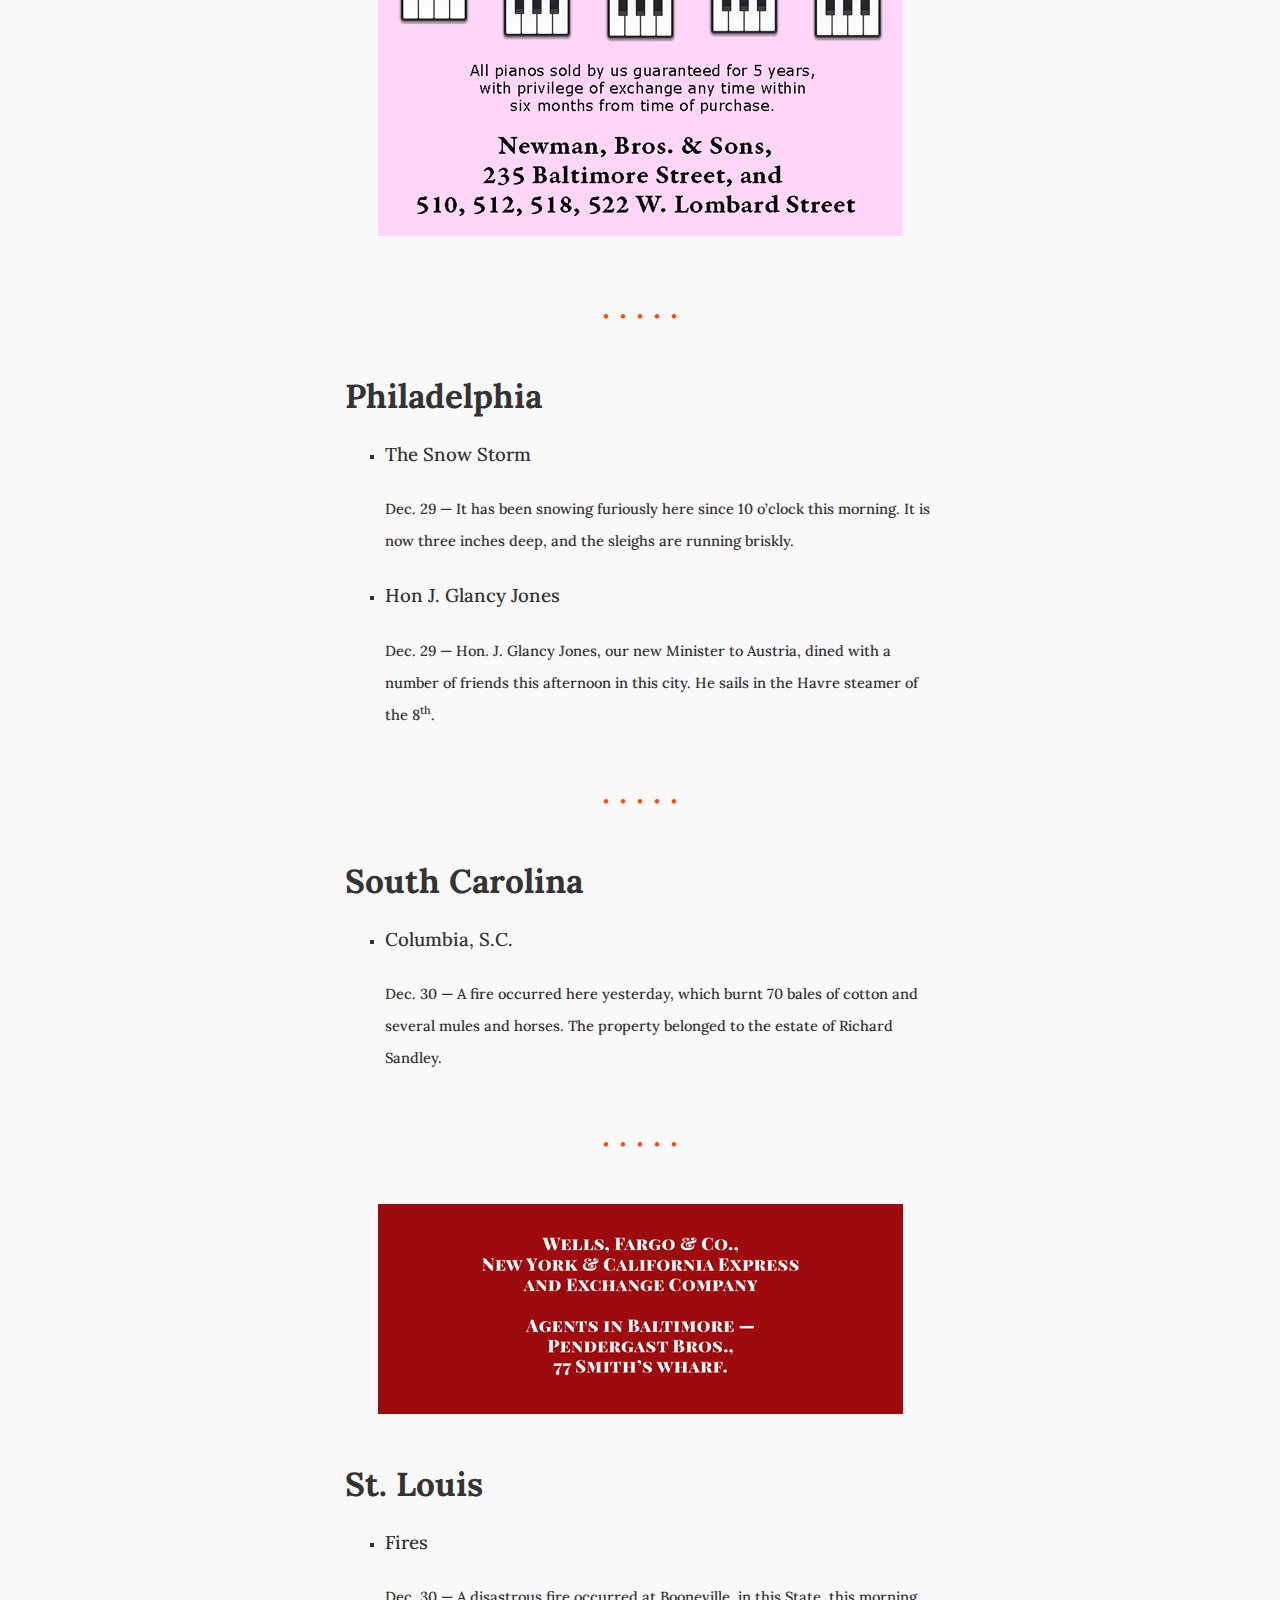
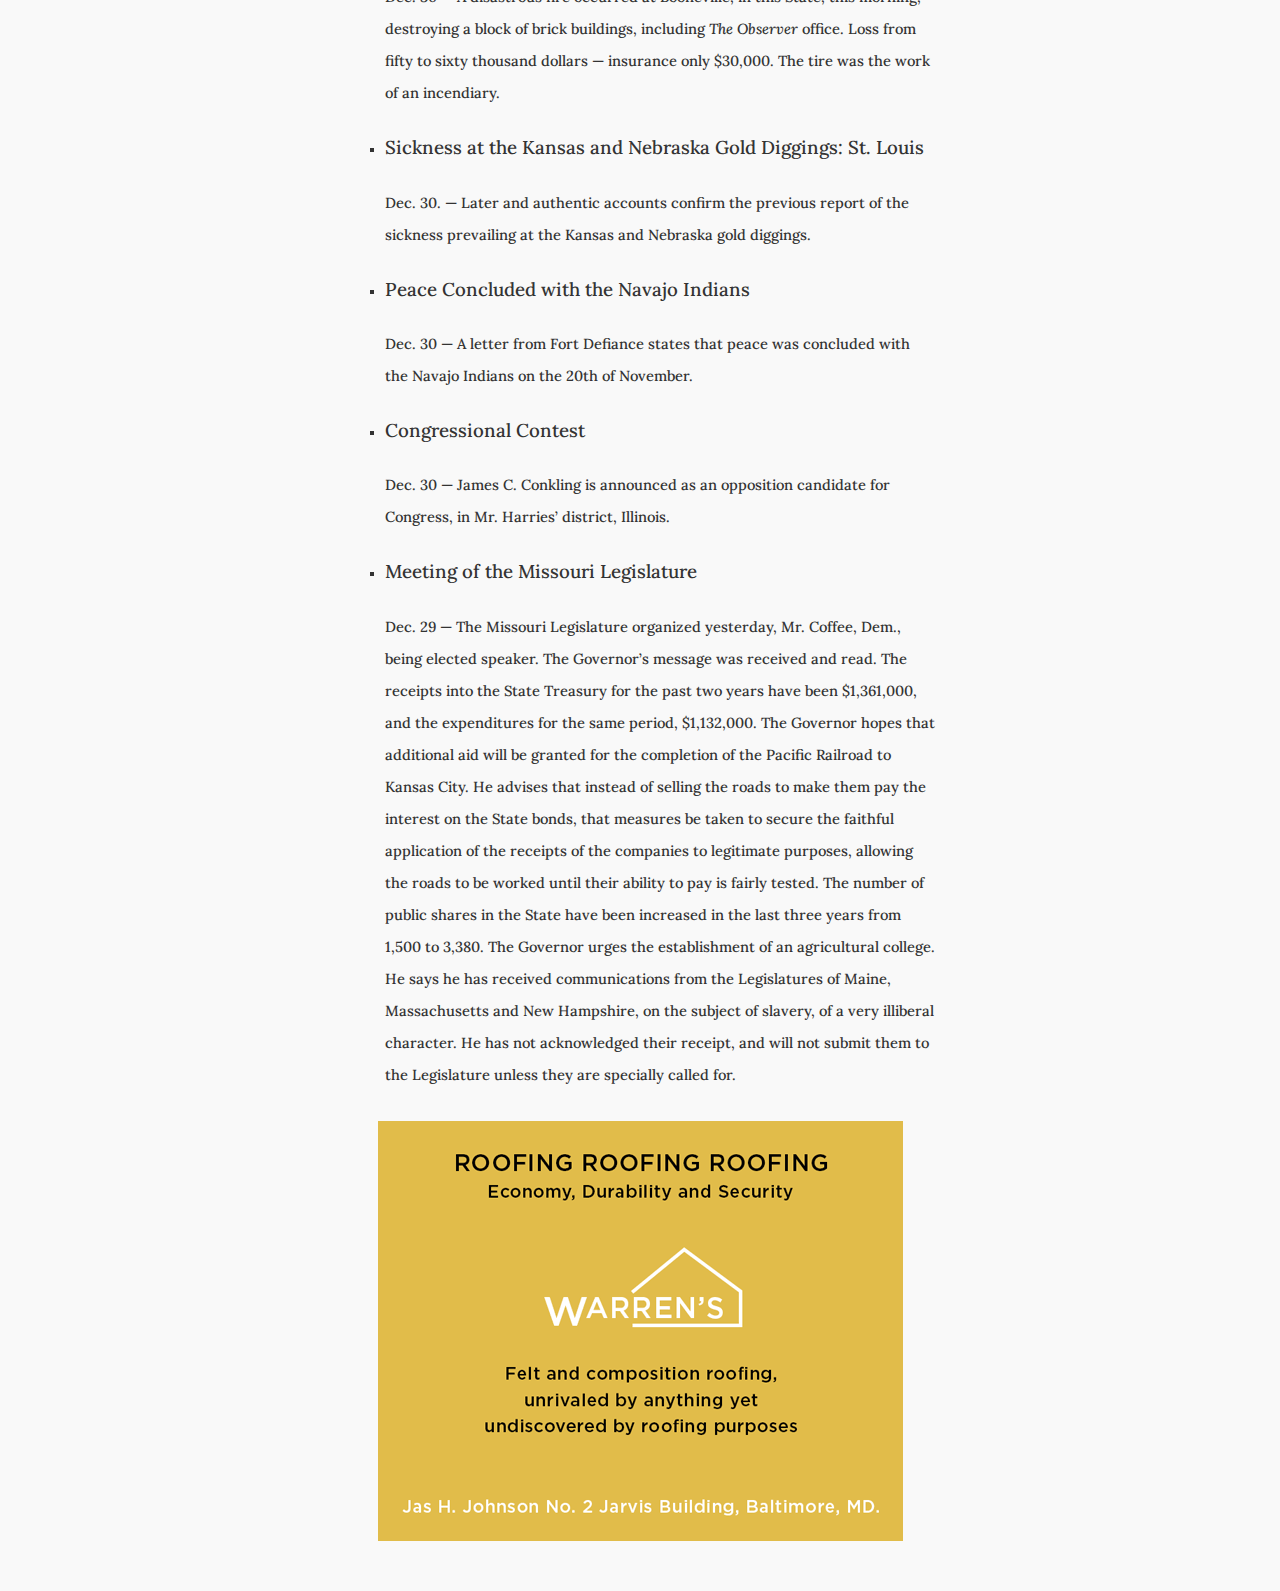
<file: telegrams.html>
<!DOCTYPE html>
<html lang="en">
<head>
	<!--<link rel="stylesheet" href="css/normalize.css">-->
	<link rel="stylesheet" href="css/bootstrap.min.css">
	<link href='https://fonts.googleapis.com/css?family=Lora:400,400italic,700,700italic' rel='stylesheet' type='text/css'>
	<link rel="stylesheet" href="css/telegrams.css">

	<script src="js/jquery-1.12.0.min.js"></script>
	<script src="js/bootstrap.js"></script>
	<script src="js/bootstrap.min.js"></script>
</head>

<title>The Daily Exchange</title>

<body>	
	<div id="header">
		<div id="title" class="col-md-7">
			<a href="index.html"><img src="TheDailyExchange_logo.png"></a>
		</div>

		<div id="menu" class="col-md-5">
			<ul class="list-unstyled"><li><h1>
				<a href="amusements.html" target="_self">Amusements</a> |
				<a href="notices.html" target="_self">Notices</a> | 
				<a href="telegrams.html" class="current" target="_self">Telegrams</a> | 
				<a href="police-intelligence.html" target="_self">Police Intelligence</a> |
				<a href="books.html" target="_self">Books</a>
				 | 
				<a class="button" href="#pop-up" style="color:OrangeRed;">?</a>
  		</h1></li></ul>
  	</div>

    <div id="pop-up" class="overlay">
      <div class="answer">
		<div class="content"><h2>Printed newspapers are becoming an anachronism in the age of digital newsfeed, and most newspapers have shifted their focus on to the web. My degree project, The Daily Exchange, is the namesake of an 1800s Baltimore newspaper, and a semester-long process of mimicking that shift. </br></br>The Daily Exchange was chosen as the source of content due to its relatively impartial reporting and thus reflection of life in Baltimore during the mid-1800s. It ran from 1858 to 1861, and it began as a publication that was highly critical of The Know-Nothing Party who strongly opposed the presence of immigrants, particularly in political offices and competition for jobs.</h2>
         <h3>Site set in <a href="https://www.google.com/fonts/specimen/Lora" target="_blank">Lora</a>. Built with <a href="http://okfoc.us/okzoom/" target="_blank">OKZoom</a>, <a href="http://getbootstrap.com/" target="_blank">Bootstrap</a>, <a href="http://www.chartjs.org/" target="_blank">Chart.js</a>, and <a href="https://www.mapbox.com/" target="_blank">Mapbox</a>.</h3>
          <a class="close" href="#">&times;</a>
        </div>
      </div>
    </div>
  </div id="header">

	<div id="telegrams-title" class="col-md-12">
		<h3><mark>Telegrams</mark></h3>
		<h3>The following telegrams were received at the office of <i>The Daily Exchange</i> from Washington&#8217;s reporter of <i>The Associated Press</i>:
		</h3>
	</div>

	<div id="blank" class="col-md-3">
		<center><img src="Ads/Ad1.gif">
	</br>
	</br>
	</br>
	</br>
	</br>
	</br>
	</br>
	</br>
	</br>
	</br>
	</br>
	</br>
	</br>
	</br>
	</br>
	</br>
		<img src="Ads/Ad4.gif">
	</br>
	</br>
	</br>
	</br>
	</br>
	</br>
	</br>
	</br>
	</br>
	</br>
	</br>
	</br>
	</br>
	</br>
	</br>
	</br>
		<img src="Ads/Ad8.gif">
	</br>
	</br>
	</br>
	</br>
	</br>
	</br>
	</br>
	</br>
	</br>
	</br>
	</br>
	</br>
	</br>
	</br>
	</br>
	</br>
		<img src="Ads/Ad11.gif">
	</br>
	</br>
	</br>
	</br>
	</br>
	</br>
	</br>
	</br>
	</br>
	</br>
	</br>
	</br>
	</br>
	</br>
	</br>
	</br>
		<img src="Ads/Ad14.gif"></center>
	</div>

	<div id="telegrams" class="col-md-6">
		<h4><b>Boston</b></h4>
		<ul type="square">
			<li><h2>Murder on Shipboard</h2> 
			<h3>Dec. 29 &mdash; Wm. Transue, of Williamsburg, N. Y., was killed by Mark Dority, of Concord, N.H., in a quarrel on board the whale ship California, of New Bedford, Nov. 1. Both were seamen. Dority was placed in the hands of the American Consul at Bahia.</h3></li>

			<li><h2>An American Vessel Boarded by the British Steamer Ajax</h2>
			<h3>Dec. 29 &mdash; The brig Anglo-Saxon arrived at this port yesterday morning, from Port Praya. She reports that on the 27th of October last she was ordered to heave to, and after having done so was boarded by an officer from Her Majesty&#8217;s war steamer <i>Ajax</i>. After inquiring the name of the vessel, where from and whither bound, her papers were demanded and shown. The British official then proceeded to examine the papers at his leisure and the Anglo-Saxon was detained one hour and a half, awaiting the action of the British functionary. The papers were then handed to the captain of the Anglo-Saxon and she proceeded on her voyage. The collector of this Port will procure the necessary affidavits in connection with this outrage, and forward them to the proper department at Washington without delay.</h3></li>

			<li><h2>Sailing of the Arabia</h2> 
			<h3>Dec. 29 &mdash; The Cunard steamship Arabia sailed at noon, with fifty-eight passengers for Liverpool and twenty-one for Halifax, and about seventy-seven thousand dollars in specie.</li></h3>

			<li><h2>Sailing of the Arabia</h2> 
			<h3>Dec. 29 &mdash; The steamer Arabia sailed hence to-day for Liverpool at noon, with $77,000 in specie.</h3></li>

			<li><h2>The Will of the Late August Thorndike</h2> 
			<h3>Dec. 28 &mdash; It is stated that the will of the late Augustus Thorndike will be contested by his son-in-law, Lieutenant Marin, whose wife was cut off from sharing the property equally with the other heirs. Rufus Choate and other eminent counsel are said to be retained.</h3></li>
		</ul>
	</br>
		<center><img src="Ads/Ad3.gif"></center>
	</br>

<div id="divider" class="col-md-12">
    <center><h4 style="color: #ff4500;">. . . . .</h4></center></br>
</div>

		<h4><b>Charleston</b></h4>
		<ul type="square">
			<li><h2>From Havana and Key West</h2>
			<h3>Dec. 28 &mdash; The steamship <i>Isabel</i>, from Havana on the 25th instant, via Key West, has arrived at this port. General Scott was at Key West. He intended to leave for New Orleans in the steamer Galveston, on the 26th, touching at Mobile. At Havana, the holiday season produced quietness in the market. Sugars were unchanged. The new crop of clayed molasses was quoted at 4@5 &frac12; reals. Exchanges &mdash; On London, 13 &frac14; percent. premium; on New York, unchanged. Freights were dull.</h3></li>
		</ul>

<div id="divider" class="col-md-12">
    <center><h4 style="color: #ff4500;">. . . . .</h4></center></br>
</div>	

		<h4><b>Halifax</b></h4>
		<ul type="square">
			<li><h2>Non-Arrival of the America</h2> 
			<h3>Dec. 29 &mdash; The Cunard steamship <i>America</i>, which sailed from Liverpool on the 18th inst., in view of the weather reported by recent arrivals, is hardly considered due at this port before Friday.</h3></li>

			<li><h2>Fire and Loss of Life</h2> 
			<h3>Dec. 29 &mdash; Five large buildings in the same block with the telegraph office were burnt last night, and two persons named Grant and Hagan perished.</h3></li>
		</ul>

<div id="divider" class="col-md-12">
    <center><h4 style="color: #ff4500;">. . . . .</h4></center></br>
</div>

		<h4><b>New Orleans</b></h4>
		<ul type="square">
			<li><h2>Sailing of another Filibuster Expedition from New Orleans</h2> 
			<h3>Dec. 28 &mdash; A suspicious looking schooner, supposed to have a party of filibusters on board, went to sea yesterday. The revenue cutter pursued her and fired a blank, and subsequently a shot gun, but the schooner kept in shoal water and escaped. It is reported that Collector Hatch is collecting a large force, and has chartered a steamer with the intention of preventing filibustering expeditions to Nicaragua.</h3></li>
		</ul>

<div id="divider" class="col-md-12">
    <center><h4 style="color: #ff4500;">. . . . .</h4></center></br>
</div>	

		<h4><b>New York</b></h4>
		<ul type="square">
			<li><h2>Rumored Revolution in Nicaragua, Complicity with Gen. Walker</h2> 
			<h3>Dec. 30 &mdash; <i>The Herald</i>&#8217;s special corespondent at Panama learns, through a private source of high character, in the northern part of Nicaragua, that a scheme to carry out a revolution in that Republic, and place the Democrats of Leon in favor again, is on foot. A plan is laid in conjunction with Gen. Walker&#8217;s movements in the United States and the Government of Honduras. The filibusters at Mobile are expected to land at Truxillo or Omoa and cross from Honduras to Leon. President Santas Guardeota has promised to assist them with five hundred natives in driving Martinez from Nicaragua. He made it a condition, however, that Gen. Walker should not accompany the expedition. From Omoa or Truxillo the meditated march is practicable, as the distance is not very great.</h3></li>

			<li><h2>The Storm</h2> 
			<h3>Dec. 30 &mdash; The storm has prevented any arrivals from sea to-day except the steamers Potomac from Baltimore, and the Pacific from Galway. No disasters are reported so far. The storm was very severe this morning here and through the northern part of the State and Canada, through the State of Vermont and far eastward.</h3></li>

			<li><h2>Tare on Coffee</h2> 
			<h3>Dec. 29 &mdash; The committee of Importers have deferred to representations of Grocers and met their views by allowing 1 per cent. tare from first proximo, provided Baltimore and Philadelphia Importers coincide.</h3></li>

			<li><h2>From Nicaragua</h2> 
			<h3>Dec. 29 &mdash; The latest advices from Nicaragua report that Yrisarri has been recalled &mdash; Two more British ships of war had arrived at Greytown. The Nicaraguan government was in fear that five hundred filibusters were coming down in the steamer Hermann.</h3></li>

			<li><h2>Arrival of the Empire City from Havana</h2> <h3>Dec. 27 &mdash; The steamer Empire City, from Havana, with dates to the 23<sup>rd</sup>, arrived here last night, with Senator Douglas and his wife among the passengers. The steamer came up unannounced, so that nobody was present to receive Mr. Douglas except the Committee of the Common Council, who extended the hospitalities of the city to him, when he proceeded to his hotel. Mr. Douglas remains three or four days.</h3></li>
		</ul>

	</br>
		<center><img src="Ads/Ad10.gif"></center>
	</br>

<div id="divider" class="col-md-12">
    <center><h4 style="color: #ff4500;">. . . . .</h4></center></br>
</div>

		<h4><b>Philadelphia</b></h4>
		<ul type="square">
			<li><h2>The Snow Storm</h2> 
			<h3>Dec. 29 &mdash; It has been snowing furiously here since 10 o&#8217;clock this morning. It is now three inches deep, and the sleighs are running briskly.</li></h3>

			<li><h2>Hon J. Glancy Jones</h2> 
			<h3>Dec. 29 &mdash; Hon. J.  Glancy Jones, our new Minister to Austria, dined with a number of friends this afternoon in this city. He sails in the Havre steamer of the 8<sup>th</sup>.</h3></li>
		</ul>

<div id="divider" class="col-md-12">
    <center><h4 style="color: #ff4500;">. . . . .</h4></center></br>
</div>	

		<h4><b>South Carolina</b></h4>
		<ul type="square">
			<li><h2>Columbia, S.C.</h2> 
			<h3>Dec. 30 &mdash; A fire occurred here yesterday, which burnt 70 bales of cotton and several mules and horses. The property belonged to the estate of Richard Sandley.</li></h3>
		</ul>

<div id="divider" class="col-md-12">
    <center><h4 style="color: #ff4500;">. . . . .</h4></center></br>
</div>

<center><img src="Ads/Ad13.gif"></center>
</br>
</br>

		<h4><b>St. Louis</b></h4>
		<ul type="square">
			<li><h2>Fires</h2>
			<h3>Dec. 30 &mdash; A disastrous fire occurred at Booneville, in this State, this 	morning, destroying a block of brick buildings, including <i>The Observer</i> office. Loss from fifty to sixty thousand dollars &mdash; insurance only $30,000. The tire was the work of an incendiary.</li></h3>

			<li><h2>Sickness at the Kansas and Nebraska Gold Diggings: St. Louis</h2> 
			<h3>Dec. 30. &mdash; Later and authentic accounts confirm the previous report of the sickness prevailing at the Kansas and Nebraska gold diggings.</h3></li>

			<li><h2>Peace Concluded with the Navajo Indians</h2><h3>Dec. 30 &mdash; A letter from Fort Defiance states that peace was concluded with the Navajo Indians on the 20th of November.</h3></li>

			<li><h2>Congressional Contest</h2> 
			<h3>Dec. 30 &mdash; James C. Conkling is announced as an opposition candidate for Congress, in Mr. Harries&#8217; district, Illinois.</h3></li>

			<li><h2>Meeting of the Missouri Legislature</h2> 
			<h3>Dec. 29 &mdash; The Missouri Legislature organized yesterday, Mr. Coffee, Dem., being elected speaker. The Governor&#8217;s message was received and read. The receipts into the State Treasury for the past two years have been $1,361,000, and the expenditures for the same period, $1,132,000. The Governor hopes that additional aid will be granted for the completion of the Pacific Railroad to Kansas City. He advises that instead of selling the roads to make them pay the interest on the State bonds, that measures be taken to secure the faithful application of the receipts of the companies to legitimate purposes, allowing the roads to be worked until their ability to pay is fairly tested. The number of public shares in the State have been increased in the last three years from 1,500 to 3,380. The Governor urges the establishment of an agricultural college. He says he has received communications from the Legislatures of Maine, Massachusetts and New Hampshire, on the subject of slavery, of a very illiberal character. He has not acknowledged their receipt, and will not submit them to the Legislature unless they are specially called for.</h3></li>
		</ul>
				</br>
		<center><img src="Ads/Ad7.gif"></center>
		</br>
	</div>

	<div id="blank" class="col-md-3">
		<center><img src="Ads/Ad2.gif">
	</br>
	</br>
	</br>
	</br>
	</br>
	</br>
	</br>
	</br>
	</br>
	</br>
	</br>
	</br>
	</br>
	</br>
	</br>
	</br>
		<img src="Ads/Ad5.gif">
	</br>
	</br>
	</br>
	</br>
	</br>
	</br>
	</br>
	</br>
	</br>
	</br>
	</br>
	</br>
	</br>
	</br>
	</br>
	</br>
		<img src="Ads/Ad9.gif">
	</br>
	</br>
	</br>
	</br>
	</br>
	</br>
	</br>
	</br>
	</br>
	</br>
	</br>
	</br>
	</br>
	</br>
	</br>
	</br>
		<img src="Ads/Ad12.gif">
	</br>
	</br>
	</br>
	</br>
	</br>
	</br>
	</br>
	</br>
	</br>
	</br>
	</br>
	</br>
	</br>
	</br>
	</br>
	</br>
		<img src="Ads/Ad15.gif"></center>
	</div>

	<div id="footer" class="col-md-12">
	</div>
</body>
</file>
<file: css/books.css>
h1{
  font-family: 'Helvetica' 'Arial', sans-serif;
  font-size: 12pt;
  line-height: 25pt;
}

h2{  
  font-family: 'Lora', serif;
  font-size: 14pt;
  line-height: 28pt;
}

h3{
  font-family: 'Lora', sans-serif;
  font-size: 11pt;
  line-height: 24pt;
}

h4{
  font-family: 'Lora', serif;
  font-size: 25pt;
  line-height: 30pt;
}

body{
	margin-left: 20px;
	margin-right: 20px;
	margin-bottom: 20px;
  background-color: #f9f9f9;
}

p{
	text-indent: 3em;
}

mark{
  background-color: #FF4500;
  color: #fff;
}

.current{
	text-decoration: underline;
}

#header{
	position: fixed;
	margin-left: -20px;
  margin-top: -10px;
	background-color: #ffffff;
	width: 100%;
	z-index: 99;
	box-shadow: 1px 1px 10px #d3d3d3;
}

#title{
	padding-top: 20px;
}

#menu{
  float: right;
  padding-right: 30px;
}

#menu a {
	color: #000000;
}

#menu a:active{
	color: #000000;
}

#menu a:visited{
	color: #000000;
	text-decoration: none;
}

.button {
  text-decoration: none;
  color: #000000;
  cursor: pointer;
  transition: all 0.3s ease-out;
}

.button a:hover {
  color: #FF4500;
  text-decoration: underline;
}

.overlay {
  position: fixed;
  top: 0;
  bottom: 0;
  left: 0;
  right: 0;
  background: rgba(0, 0, 0, 0.7);
  transition: opacity 500ms;
  visibility: hidden;
  opacity: 0;
}
.overlay:target {
  visibility: visible;
  opacity: 1;
}

.answer {
  margin: 70px auto;
  padding: 20px;
  background: #fff;
  border-radius: 5px;
  width: 70%;
  position: relative;
  transition: all 5s ease-out;
}

.answer h2{
	padding-top: 30px;
	padding-left: 20px;
	padding-right: 20px;
	padding-bottom: 30px;
}

.answer h3{
	padding-left: 20px;
	padding-bottom: 30px;
}

.answer a{
	color: #FF4500;
}

.answer a:hover{
	color: #000000;
	text-decoration: underline;
}

.answer .close {
  position: absolute;
  top: 20px;
  right: 30px;
  font-size: 30px;
  font-weight: bold;
  text-decoration: none;
  color: #000000;
  opacity: 1;
}

.answer .close:hover {
  color: #FF4500;
  text-decoration: none;
}

.answer .content {
  max-height: 30%;
  overflow: auto;
}

@media screen and (max-width: 700px){
  .box{
    width: 70%;
  }
  .popup{
    width: 70%;
  }
}

#books-title{
  padding-top: 100px;
}

#books1-info, #books2-info, #books3-info, #books4-info, #books-also{
  clear: both;
  text-align: right;
}

#coffee, #grain{
  clear: both;
}

#divider{
  margin-top: 20px;
  margin-bottom: 20px;
}

#footer{
  height: 30px;
}
</file>
<file: css/notices.css>
h1{
  font-family: 'Helvetica' 'Arial', sans-serif;
  font-size: 12pt;
  line-height: 25pt;
}

h2{  
  font-family: 'Lora', serif;
  font-size: 14pt;
  line-height: 28pt;
}

h3{
  font-family: 'Lora', sans-serif;
  font-size: 11pt;
  line-height: 24pt;
}

h4{
  font-family: 'Lora', serif;
  font-size: 25pt;
  line-height: 30pt;
}

body{
  margin-left: 20px;
  margin-right: 20px;
  margin-bottom: 20px;
  background-color: #f9f9f9;
}

p{
  text-indent: 3em;
}

mark{
  background-color: #FF4500;
  color: #fff;
}

.current{
  text-decoration: underline;
}

#header{
  position: fixed;
  margin-left: -20px;
  margin-top: -10px;
  background-color: #ffffff;
  width: 100%;
  z-index: 99;
  box-shadow: 1px 1px 10px #d3d3d3;
}

#title{
  padding-top: 20px;
}

#menu{
  float: right;
  padding-right: 30px;
}

#menu a {
  color: #000000;
}

#menu a:active{
  color: #000000;
}

#menu a:visited{
  color: #000000;
  text-decoration: none;
}

.button {
  text-decoration: none;
  color: #000000;
  cursor: pointer;
  transition: all 0.3s ease-out;
}

.button a:hover {
  color: #FF4500;
  text-decoration: underline;
}

.overlay {
  position: fixed;
  top: 0;
  bottom: 0;
  left: 0;
  right: 0;
  background: rgba(0, 0, 0, 0.7);
  transition: opacity 500ms;
  visibility: hidden;
  opacity: 0;
}
.overlay:target {
  visibility: visible;
  opacity: 1;
}

.answer {
  margin: 70px auto;
  padding: 20px;
  background: #fff;
  border-radius: 5px;
  width: 70%;
  position: relative;
  transition: all 5s ease-out;
}

.answer h2{
  padding-top: 30px;
  padding-left: 20px;
  padding-right: 20px;
  padding-bottom: 30px;
}

.answer h3{
  padding-left: 20px;
  padding-bottom: 30px;
}

.answer a{
  color: #FF4500;
}

.answer a:hover{
  color: #000000;
  text-decoration: underline;
}

.answer .close {
  position: absolute;
  top: 20px;
  right: 30px;
  font-size: 30px;
  font-weight: bold;
  text-decoration: none;
  color: #000000;
  opacity: 1;
}

.answer .close:hover {
  color: #FF4500;
  text-decoration: none;
}

.answer .content {
  max-height: 30%;
  overflow: auto;
}

@media screen and (max-width: 700px){
  .box{
    width: 70%;
  }
  .popup{
    width: 70%;
  }
}

#notices-title{
  padding-top: 100px;
}

#notices2, #notices3, #notices4, #notices5, #notices6, #notices7, #notices8, #ny-stocks-title, #baltimore-market-title #coffee, #grain, #provisions, #sugars, #seeds{
  clear:both;
}

#divider{
  margin-top: 20px;
  margin-bottom: 20px;
}

#blank1{
  clear: both;
}

#blank2{
  height: 2px;
  background-color: #edd115;
  margin-top: 50px;
  margin-bottom: 50px;
}

table{
  border: 2px solid #ff4500;
  padding-top: 20px;
  padding-bottom: 20px;
}

td{
  padding-left: 20px;
  padding-right: 20px;
  border: 2px solid #ff4500;
}

thead{
  background-color: #fff000;
  border: 2px solid #ff4500;
  padding-left: 20px;
}

#footer{
  height: 30px;
}
</file>
<file: css/police-intelligence.css>
h1{
  font-family: 'Helvetica' 'Arial', sans-serif;
  font-size: 12pt;
  line-height: 25pt;
}

h2{  
  font-family: 'Lora', serif;
  font-size: 14pt;
  line-height: 24pt;
}

h3{
  font-family: 'Lora', sans-serif;
  font-size: 11pt;
  line-height: 24pt;
}

h4{
  font-family: 'Lora', serif;
  font-size: 25pt;
  line-height: 30pt;
  text-transform: bold;
}

body{
	margin-left: 20px;
	margin-right: 20px;
	margin-bottom: 20px;
  background-color: #f9f9f9;
}

p{
	text-indent: 3em;
}

mark{
  background-color: #FF4500;
  color: #fff;
}

.current{
	text-decoration: underline;
}

#header{
	position: fixed;
	margin-left: -20px;
  margin-top: -10px;
	background-color: #ffffff;
	width: 100%;
	z-index: 99;
	box-shadow: 1px 1px 10px #d3d3d3;
}

#title{
	padding-top: 20px;
}

#menu{
  float: right;
  padding-right: 30px;
}

#menu a {
	color: #000000;
}

#menu a:active{
	color: #000000;
}

#menu a:visited{
	color: #000000;
	text-decoration: none;
}

.button {
  text-decoration: none;
  color: #000000;
  cursor: pointer;
  transition: all 0.3s ease-out;
}

.button a:hover {
  color: #FF4500;
  text-decoration: underline;
}

.overlay {
  position: fixed;
  top: 0;
  bottom: 0;
  left: 0;
  right: 0;
  background: rgba(0, 0, 0, 0.7);
  transition: opacity 500ms;
  visibility: hidden;
  opacity: 0;
}
.overlay:target {
  visibility: visible;
  opacity: 1;
}

.answer {
  margin: 70px auto;
  padding: 20px;
  background: #fff;
  border-radius: 5px;
  width: 70%;
  position: relative;
  transition: all 5s ease-out;
}

.answer h2{
	padding-top: 30px;
	padding-left: 20px;
	padding-right: 20px;
	padding-bottom: 30px;
}

.answer h3{
	padding-left: 20px;
	padding-bottom: 30px;
}

.answer a{
	color: #FF4500;
}

.answer a:hover{
	color: #000000;
	text-decoration: underline;
}

.answer .close {
  position: absolute;
  top: 20px;
  right: 30px;
  font-size: 30px;
  font-weight: bold;
  text-decoration: none;
  color: #000000;
  opacity: 1;
}

.answer .close:hover {
  color: #FF4500;
  text-decoration: none;
}

.answer .content {
  max-height: 30%;
  overflow: auto;
}

@media screen and (max-width: 700px){
  .box{
    width: 70%;
  }
  .popup{
    width: 70%;
  }
}

#crime-charts{
	padding-top: 100px;

}

#content-row2{
	padding-top: 50px;
  padding-left: 100px;
	clear: both;
}

#top-news, #blank, #news-title{
	clear: both;
}

.img{
  size: 70%;
}

#content-row3{
	clear: both;
}

#content-row4{
	clear: both;
}

#canvas-holder1{
  width: 30%;
  padding: 30px;
  display: inline-block;
}

#canvas-holder2{
  width: 30%;  
  padding: 30px;  
  display: inline-block;  
}

#canvas-holder3{
  width: 30%;
  padding: 30px;
  display: inline-block;
}

#divider{
  margin-top: 20px;
  margin-bottom: 20px;
}

#blank1{
  clear: both;
}

#blank2{
  height: 2px;
  background-color: #edd115;
  margin-top: 50px;
  margin-bottom: 50px;
}

#footer{
  height: 30px;
}
</file>
<file: css/telegrams.css>
h1{
  font-family: 'Helvetica' 'Arial', sans-serif;
  font-size: 12pt;
  line-height: 25pt;
}

h2{  
  font-family: 'Lora', serif;
  font-size: 14pt;
  line-height: 28pt;
}

h3{
  font-family: 'Lora', sans-serif;
  font-size: 11pt;
  line-height: 24pt;
}

h4{
  font-family: 'Lora', serif;
  font-size: 25pt;
  line-height: 30pt;
}
p{
	text-indent: 3em;
}

body{
	margin-left: 20px;
	margin-right: 20px;
	margin-bottom: 20px;
  background-color: #f9f9f9;
}

mark{
  background-color: #FF4500;
  color: #fff;
}


.current{
	text-decoration: underline;
}

#header{
	position: fixed;
	margin-left: -20px;
  margin-top: -10px;
	background-color: #ffffff;
	width: 100%;
	z-index: 99;
	box-shadow: 1px 1px 10px #d3d3d3;
}

#title{
	padding-top: 20px;
}

#menu{
  float: right;
  padding-right: 30px;
}

#menu a {
	color: #000000;
}

#menu a:active{
	color: #000000;
}

#menu a:visited{
	color: #000000;
	text-decoration: none;
}

.button {
  text-decoration: none;
  color: #000000;
  cursor: pointer;
  transition: all 0.3s ease-out;
}

.button a:hover {
  color: #FF4500;
  text-decoration: underline;
}

.overlay {
  position: fixed;
  top: 0;
  bottom: 0;
  left: 0;
  right: 0;
  background: rgba(0, 0, 0, 0.7);
  transition: opacity 500ms;
  visibility: hidden;
  opacity: 0;
}
.overlay:target {
  visibility: visible;
  opacity: 1;
}

.answer {
  margin: 70px auto;
  padding: 20px;
  background: #fff;
  border-radius: 5px;
  width: 70%;
  position: relative;
  transition: all 5s ease-out;
}

.answer h2{
	padding-top: 30px;
	padding-left: 20px;
	padding-right: 20px;
	padding-bottom: 30px;
}

.answer h3{
	padding-left: 20px;
	padding-bottom: 30px;
}

.answer a{
	color: #FF4500;
}

.answer a:hover{
	color: #000000;
	text-decoration: underline;
}

.answer .close {
  position: absolute;
  top: 20px;
  right: 30px;
  font-size: 30px;
  font-weight: bold;
  text-decoration: none;
  color: #000000;
  opacity: 1;
}

.answer .close:hover {
  color: #FF4500;
  text-decoration: none;
}

.answer .content {
  max-height: 30%;
  overflow: auto;
}

@media screen and (max-width: 700px){
  .box{
    width: 70%;
  }
  .popup{
    width: 70%;
  }
}

#telegrams-title{
	padding-top: 100px;
}

#divider{
  margin-top: 20px;
  margin-bottom: 20px;
}

#footer{
  height: 30px;
}
</file>
